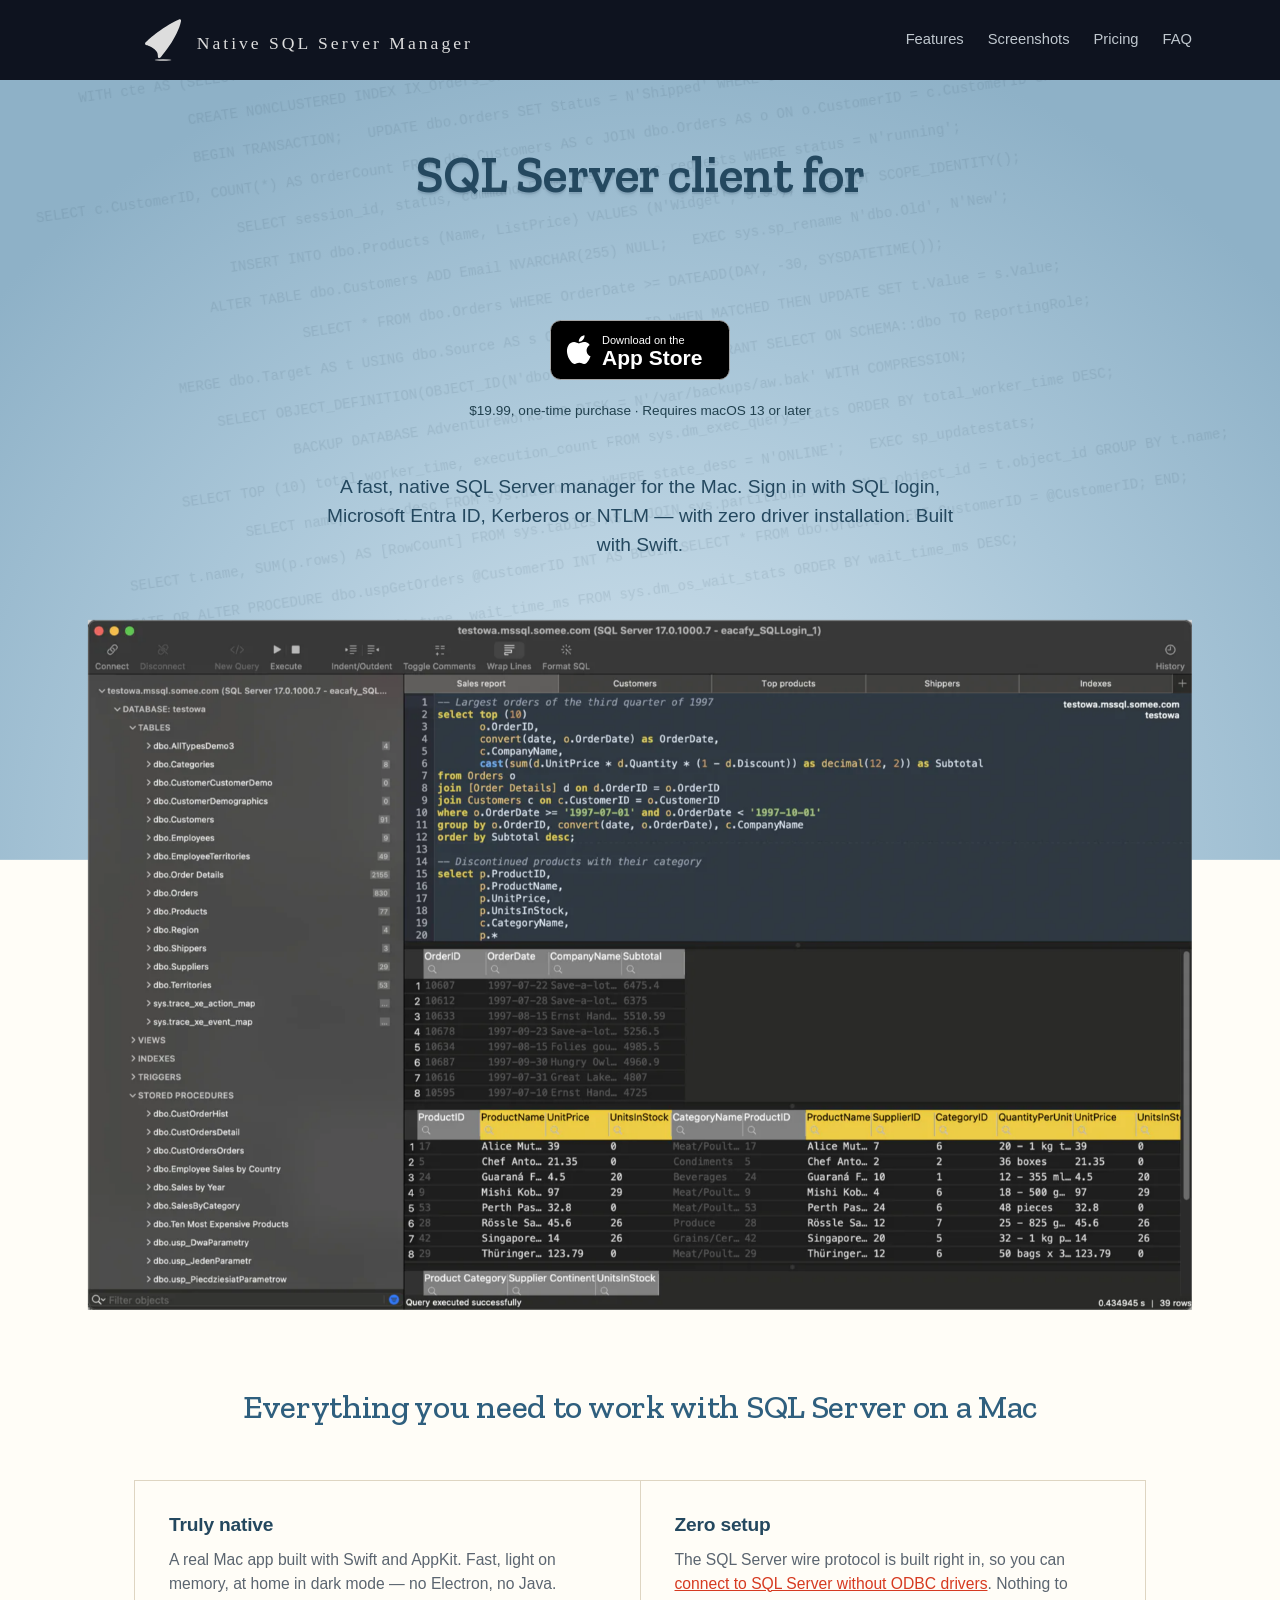
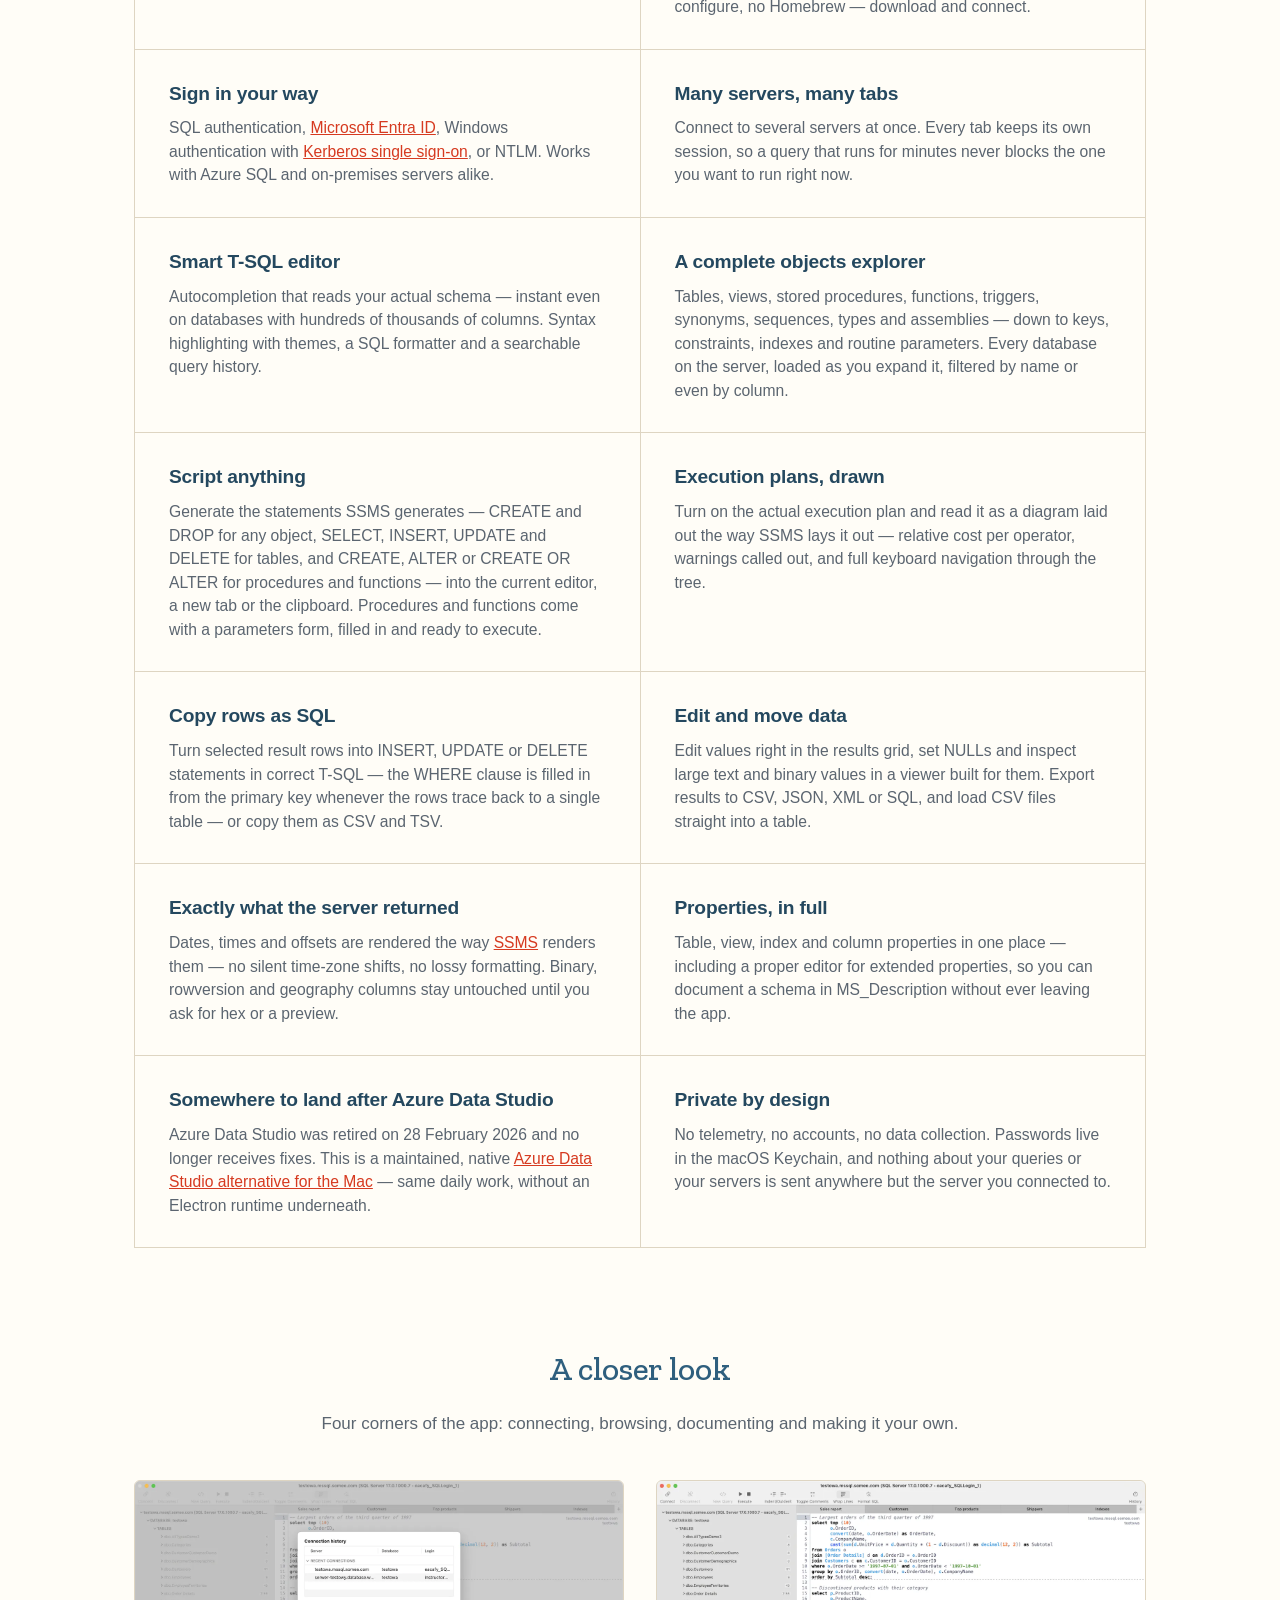
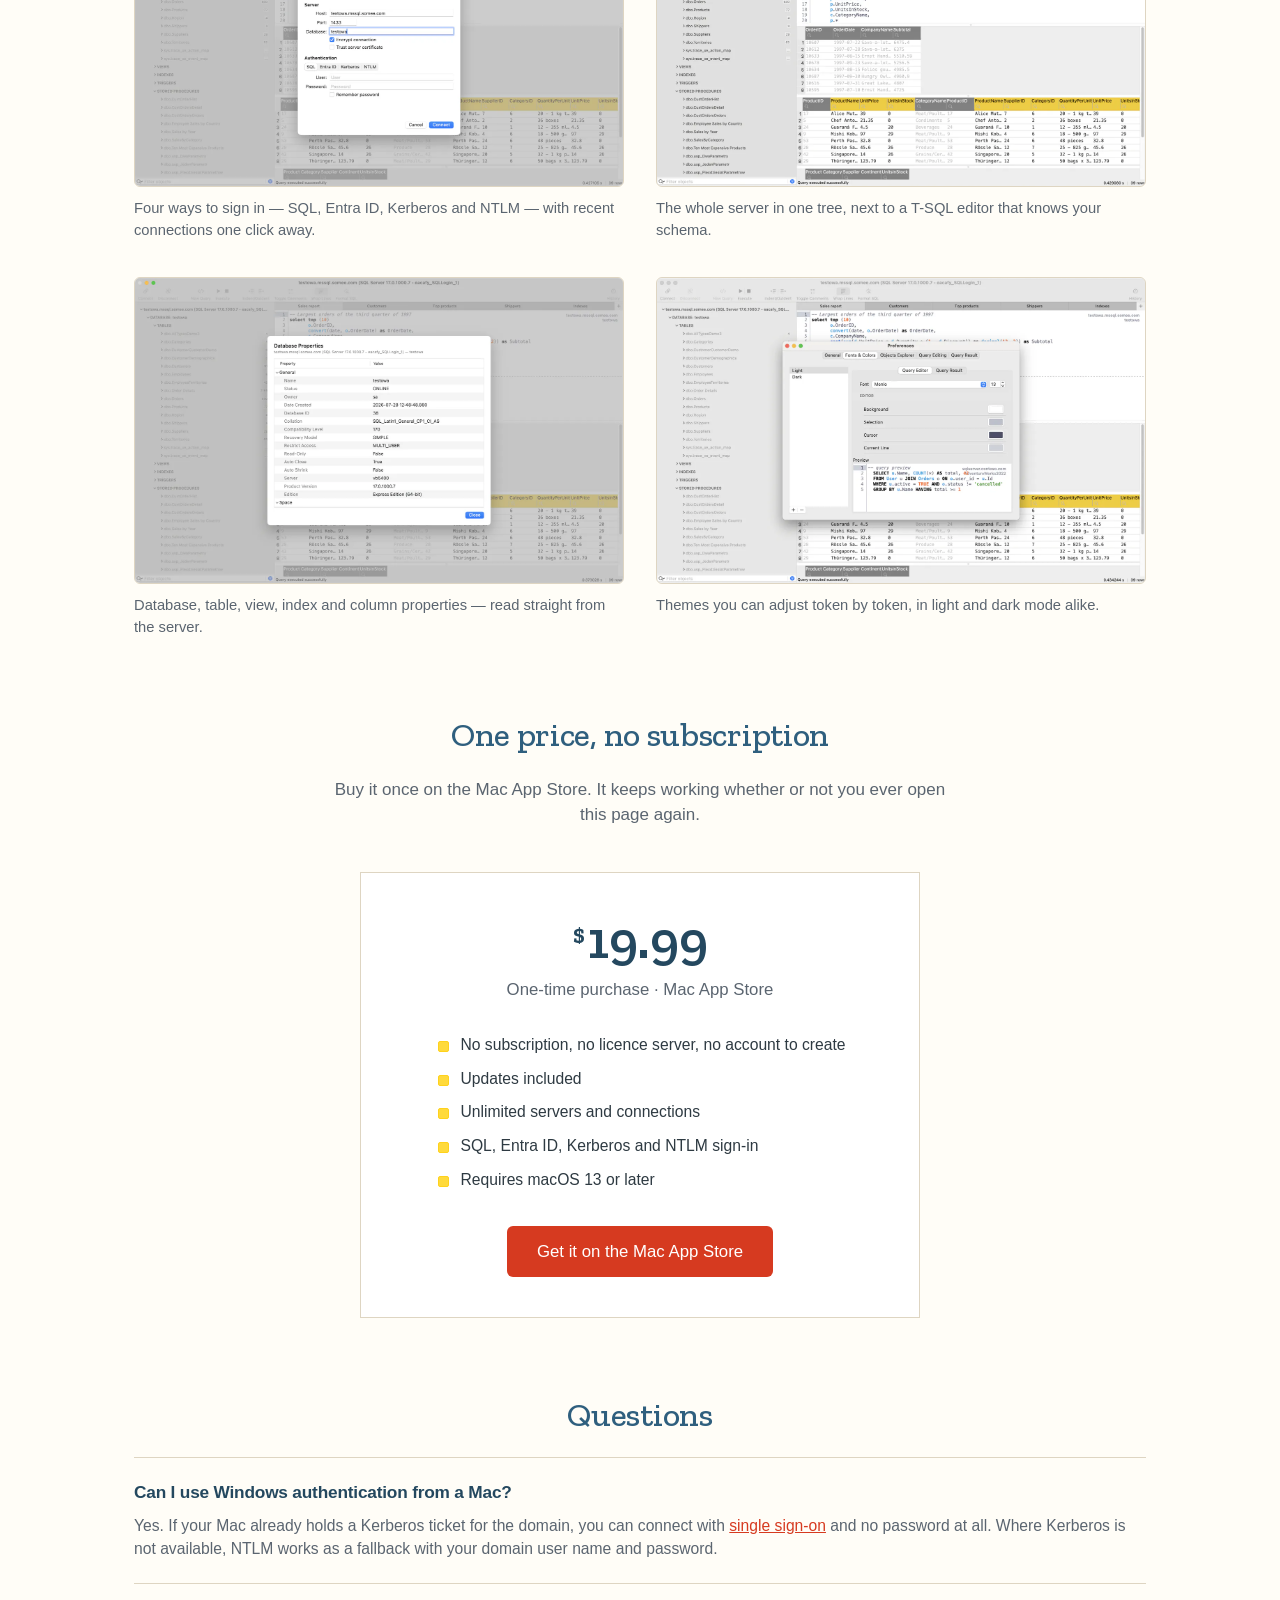
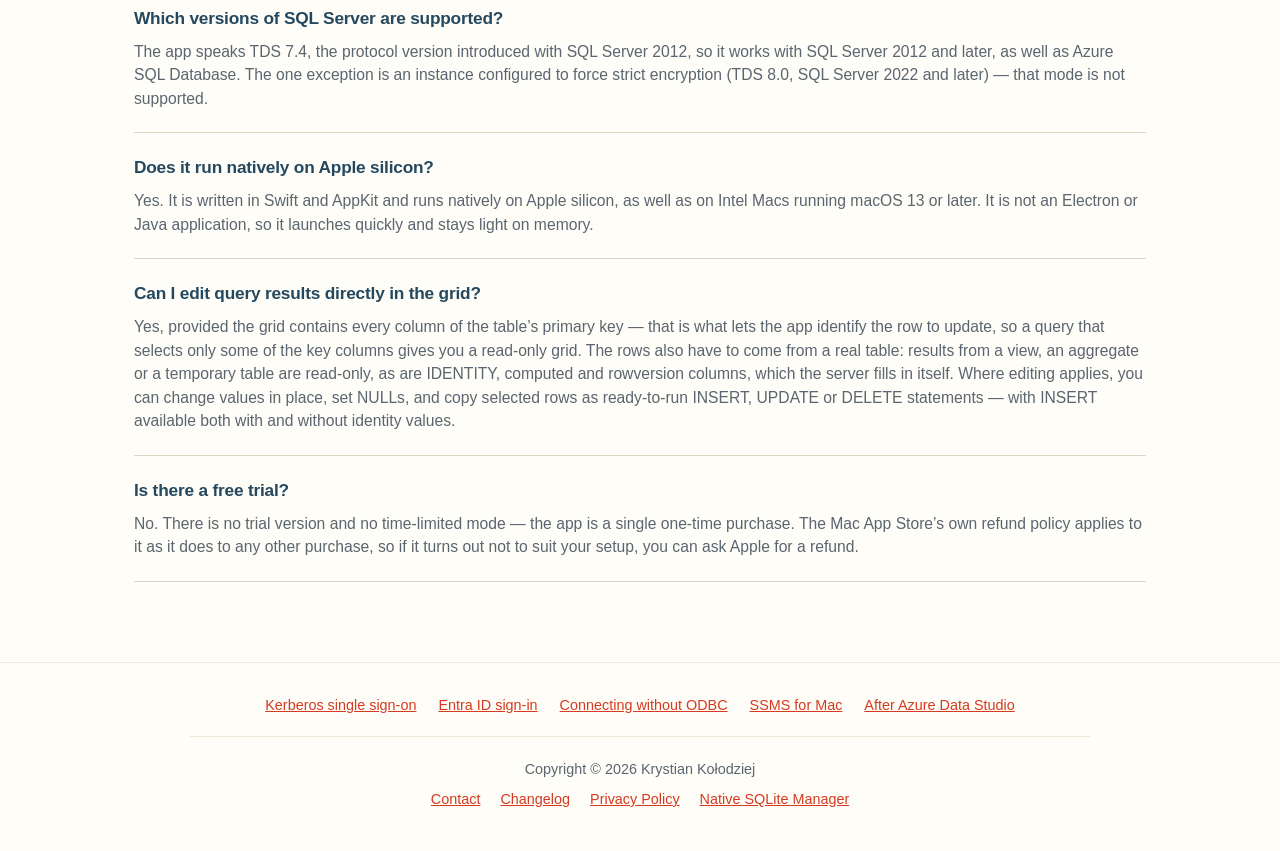
<file: index.html>
<!DOCTYPE html>
<html lang="en">
<head>
<meta charset="utf-8">
<meta name="viewport" content="width=device-width, initial-scale=1">
<title>Native SQL Server Manager — SQL Server client for macOS</title>
<meta name="description" content="Fast, native SQL Server client for macOS. SQL login, Microsoft Entra ID, Kerberos or NTLM — no drivers. T-SQL editor, objects explorer, in-grid editing, export.">
<meta name="robots" content="index, follow">
<link rel="canonical" href="https://nssm.kbksoftware.com/">
<link rel="preload" href="assets/fonts/zilla-slab-500.woff2" as="font" type="font/woff2" crossorigin>
<link rel="preload" href="assets/fonts/zilla-slab-600.woff2" as="font" type="font/woff2" crossorigin>
<link rel="stylesheet" href="assets/site.css">
<script src="assets/site.js" defer></script>
<link rel="icon" type="image/png" sizes="64x64" href="assets/favicon-64.png">
<link rel="apple-touch-icon" href="assets/apple-touch-icon.png">

<meta property="og:type" content="website">
<meta property="og:site_name" content="Native SQL Server Manager">
<meta property="og:title" content="Native SQL Server Manager — SQL Server client for macOS">
<meta property="og:description" content="A fast, native SQL Server client for the Mac. Entra ID, Kerberos and NTLM sign-in with zero driver installation, a schema-aware T-SQL editor and results you can edit. Built with Swift.">
<meta property="og:url" content="https://nssm.kbksoftware.com/">
<meta property="og:image" content="https://nssm.kbksoftware.com/assets/og-image.png">
<meta property="og:image:width" content="1200">
<meta property="og:image:height" content="630">
<meta property="og:image:alt" content="Native SQL Server Manager on macOS: objects explorer, T-SQL editor and results grid">
<meta name="twitter:card" content="summary_large_image">
<meta name="twitter:title" content="Native SQL Server Manager — SQL Server client for macOS">
<meta name="twitter:description" content="A fast, native SQL Server client for the Mac. Entra ID, Kerberos and NTLM sign-in with zero driver installation, a schema-aware T-SQL editor and results you can edit. Built with Swift.">
<meta name="twitter:image" content="https://nssm.kbksoftware.com/assets/og-image.png">

<script type="application/ld+json">
{
  "@context": "https://schema.org",
  "@type": "SoftwareApplication",
  "name": "Native SQL Server Manager",
  "operatingSystem": "macOS 13.0 or later",
  "applicationCategory": "DeveloperApplication",
  "url": "https://nssm.kbksoftware.com/",
  "image": "https://nssm.kbksoftware.com/assets/icon.png",
  "screenshot": "https://nssm.kbksoftware.com/assets/21_Main_Dark.jpg",
  "description": "A fast, native SQL Server manager for macOS. Connect with SQL login, Microsoft Entra ID, Kerberos or NTLM — no drivers to install. Schema-aware T-SQL editor, an objects explorer covering every database on the server, in-grid data editing, extended properties, and export to CSV, JSON, XML and SQL.",
  "author": {
    "@type": "Person",
    "name": "Krystian Kołodziej"
  },
  "offers": {
    "@type": "Offer",
    "price": "19.99",
    "priceCurrency": "USD",
    "availability": "https://schema.org/InStock",
    "url": "https://apps.apple.com/app/id6775192660",
    "description": "One-time purchase on the Mac App Store — no subscription"
  }
}
</script>

<script type="application/ld+json">
{
  "@context": "https://schema.org",
  "@type": "FAQPage",
  "mainEntity": [
    {
      "@type": "Question",
      "name": "Can I use Windows authentication from a Mac?",
      "acceptedAnswer": {
        "@type": "Answer",
        "text": "Yes. If your Mac already holds a Kerberos ticket for the domain, you can connect with single sign-on and no password at all. Where Kerberos is not available, NTLM works as a fallback with your domain user name and password."
      }
    },
    {
      "@type": "Question",
      "name": "Which versions of SQL Server are supported?",
      "acceptedAnswer": {
        "@type": "Answer",
        "text": "The app speaks TDS 7.4, the protocol version introduced with SQL Server 2012, so it works with SQL Server 2012 and later, as well as Azure SQL Database. The one exception is an instance configured to force strict encryption (TDS 8.0, SQL Server 2022 and later) — that mode is not supported."
      }
    },
    {
      "@type": "Question",
      "name": "Does it run natively on Apple silicon?",
      "acceptedAnswer": {
        "@type": "Answer",
        "text": "Yes. It is written in Swift and AppKit and runs natively on Apple silicon, as well as on Intel Macs running macOS 13 or later. It is not an Electron or Java application, so it launches quickly and stays light on memory."
      }
    },
    {
      "@type": "Question",
      "name": "Can I edit query results directly in the grid?",
      "acceptedAnswer": {
        "@type": "Answer",
        "text": "Yes, provided the grid contains every column of the table’s primary key — that is what lets the app identify the row to update, so a query that selects only some of the key columns gives you a read-only grid. The rows also have to come from a real table: results from a view, an aggregate or a temporary table are read-only, as are IDENTITY, computed and rowversion columns, which the server fills in itself. Where editing applies, you can change values in place, set NULLs, and copy selected rows as ready-to-run INSERT, UPDATE or DELETE statements — with INSERT available both with and without identity values."
      }
    },
    {
      "@type": "Question",
      "name": "Is there a free trial?",
      "acceptedAnswer": {
        "@type": "Answer",
        "text": "No. There is no trial version and no time-limited mode — the app is a single one-time purchase. The Mac App Store’s own refund policy applies to it as it does to any other purchase, so if it turns out not to suit your setup, you can ask Apple for a refund."
      }
    }
  ]
}
</script>
</head>
<body>

<header>
  <div class="header-inner">
    <svg class="logo-mark" viewBox="0 0 600 650" aria-label="Native SQL Server Manager App Icon">
      <ellipse class="logo-mark-shadow" cx="295" cy="635" rx="130" ry="12" />
      <path class="logo-mark-path" d="M237.977 604C234.86 604 231.697 603.358 228.764 602.073C219.642 598.036 214.141 588.584 215.195 578.674C228.58 452.551 35.2309 401.946 33.2599 401.487C25.2839 399.468 18.9581 393.274 16.8036 385.337C14.6492 377.4 16.8953 368.866 22.7168 363.039C32.2055 353.542 258.284 129.145 541.936 5.91139C549.867 2.47041 558.851 3.75502 565.544 9.12295C572.19 14.5368 575.261 23.208 573.52 31.5582C519.154 295.092 265.939 584.134 255.213 596.292C250.675 601.293 244.349 604 237.977 604Z" />
    </svg>
    <span class="logo-name">Native SQL Server Manager</span>
    <nav class="site-nav" aria-label="Main">
      <a href="#features">Features</a>
      <a href="#screenshots">Screenshots</a>
      <a href="#pricing">Pricing</a>
      <a href="#faq">FAQ</a>
    </nav>
  </div>
</header>

<main>

<section class="hero">
  <h1>
    SQL Server client for
    <!-- Tylko #word1 niesie tekst. Pozostałe warianty podaje CSS przez ::after,
         żeby H1 w DOM został jednoznaczny także po renderowaniu przez Googlebota. -->
    <span class="rotator">
      <span id="word1">macOS</span>
      <span id="word2" aria-hidden="true"></span>
      <span id="word3" class="long" aria-hidden="true"></span>
      <span id="word4" class="long" aria-hidden="true"></span>
    </span>
  </h1>

  <div class="texture" aria-hidden="true">SELECT TOP (100) name, create_date FROM sys.tables ORDER BY create_date DESC;
      EXEC sp_who2;   SELECT DB_NAME(), SUSER_SNAME(), @@VERSION;
WITH cte AS (SELECT ROW_NUMBER() OVER (ORDER BY OrderDate DESC) AS rn FROM dbo.Orders) SELECT * FROM cte WHERE rn &lt;= 10;
   CREATE NONCLUSTERED INDEX IX_Orders_OrderDate ON dbo.Orders (OrderDate DESC) INCLUDE (CustomerID);
BEGIN TRANSACTION;   UPDATE dbo.Orders SET Status = N'Shipped' WHERE OrderID = 10248;   COMMIT;
        SELECT c.CustomerID, COUNT(*) AS OrderCount FROM dbo.Customers AS c JOIN dbo.Orders AS o ON o.CustomerID = c.CustomerID GROUP BY c.CustomerID;
SELECT session_id, status, command FROM sys.dm_exec_requests WHERE status = N'running';
     INSERT INTO dbo.Products (Name, ListPrice) VALUES (N'Widget', 9.99);   SELECT SCOPE_IDENTITY();
ALTER TABLE dbo.Customers ADD Email NVARCHAR(255) NULL;   EXEC sys.sp_rename N'dbo.Old', N'New';
  SELECT * FROM dbo.Orders WHERE OrderDate &gt;= DATEADD(DAY, -30, SYSDATETIME());
MERGE dbo.Target AS t USING dbo.Source AS s ON t.ID = s.ID WHEN MATCHED THEN UPDATE SET t.Value = s.Value;
       SELECT OBJECT_DEFINITION(OBJECT_ID(N'dbo.uspGetOrders'));   GRANT SELECT ON SCHEMA::dbo TO ReportingRole;
BACKUP DATABASE AdventureWorks TO DISK = N'/var/backups/aw.bak' WITH COMPRESSION;
   SELECT TOP (10) total_worker_time, execution_count FROM sys.dm_exec_query_stats ORDER BY total_worker_time DESC;
SELECT name, state_desc FROM sys.databases WHERE state_desc = N'ONLINE';   EXEC sp_updatestats;
        SELECT t.name, SUM(p.rows) AS [RowCount] FROM sys.tables AS t JOIN sys.partitions AS p ON p.object_id = t.object_id GROUP BY t.name;
CREATE OR ALTER PROCEDURE dbo.uspGetOrders @CustomerID INT AS BEGIN SELECT * FROM dbo.Orders WHERE CustomerID = @CustomerID; END;
   SELECT wait_type, wait_time_ms FROM sys.dm_os_wait_stats ORDER BY wait_time_ms DESC;</div>

  <a class="appstore-badge" href="https://apps.apple.com/app/id6775192660" aria-label="Download Native SQL Server Manager on the App Store">
    <svg width="180" height="60" viewBox="0 0 180 60" role="img" aria-hidden="true">
      <rect x="0.5" y="0.5" width="179" height="59" rx="10" fill="#000" stroke="#a6a6a6"/>
      <path d="M36.6 30.4c0-3.6 3-5.4 3.1-5.5-1.7-2.5-4.3-2.8-5.3-2.8-2.2-.2-4.4 1.3-5.5 1.3-1.1 0-2.9-1.3-4.8-1.3-2.4 0-4.7 1.4-5.9 3.6-2.6 4.4-.7 11 1.8 14.6 1.2 1.8 2.7 3.8 4.6 3.7 1.8-.1 2.5-1.2 4.7-1.2s2.8 1.2 4.8 1.2c2 0 3.2-1.8 4.4-3.6 1.4-2 2-4 2-4.1-.1-.1-3.9-1.5-3.9-5.9zM33 19.8c1-1.2 1.7-2.9 1.5-4.6-1.4.1-3.2 1-4.2 2.2-.9 1.1-1.7 2.8-1.5 4.4 1.6.2 3.2-.8 4.2-2z" fill="#fff"/>
      <text x="52" y="24" fill="#fff" font-family="-apple-system, BlinkMacSystemFont, Helvetica, Arial, sans-serif" font-size="11">Download on the</text>
      <text x="52" y="45" fill="#fff" font-family="-apple-system, BlinkMacSystemFont, Helvetica, Arial, sans-serif" font-size="21" font-weight="600">App Store</text>
    </svg>
  </a>
  <p class="requires">$19.99, one-time purchase · Requires macOS 13 or later</p>

  <p class="intro">
    A fast, native SQL Server manager for the Mac. Sign in with SQL login, Microsoft Entra&nbsp;ID,
    Kerberos or NTLM — with zero driver installation. Built with Swift.
  </p>
</section>

<section class="preview" aria-label="Application preview">
  <a class="zoom" href="assets/21_Main_Dark_full.webp">
    <picture>
      <source srcset="assets/21_Main_Dark.webp" type="image/webp">
      <img src="assets/21_Main_Dark.jpg" alt="Native SQL Server Manager in dark mode: objects explorer on the left, a T-SQL editor with two queries, and results grids below" width="1600" height="1000" fetchpriority="high" decoding="async">
    </picture>
  </a>
</section>

<section class="features" id="features">
  <h2>Everything you need to work with SQL Server on a Mac</h2>
  <div class="grid">

    <div class="card">
      <h3>Truly native</h3>
      <p>A real Mac app built with Swift and AppKit. Fast, light on memory, at home in dark mode — no Electron, no Java.</p>
    </div>

    <div class="card">
      <h3>Zero setup</h3>
      <p>The SQL Server wire protocol is built right in, so you can <a href="/connect-without-odbc/">connect to SQL Server without ODBC drivers</a>. Nothing to configure, no Homebrew — download and connect.</p>
    </div>

    <div class="card">
      <h3>Sign in your way</h3>
      <p>SQL authentication, <a href="/entra-id-sql-server-mac/">Microsoft Entra&nbsp;ID</a>, Windows authentication with <a href="/windows-authentication-kerberos/">Kerberos single sign-on</a>, or NTLM. Works with Azure SQL and on-premises servers alike.</p>
    </div>

    <div class="card">
      <h3>Many servers, many tabs</h3>
      <p>Connect to several servers at once. Every tab keeps its own session, so a query that runs for minutes never blocks the one you want to run right now.</p>
    </div>

    <div class="card">
      <h3>Smart T-SQL editor</h3>
      <p>Autocompletion that reads your actual schema — instant even on databases with hundreds of thousands of columns. Syntax highlighting with themes, a SQL formatter and a searchable query history.</p>
    </div>

    <div class="card">
      <h3>A complete objects explorer</h3>
      <p>Tables, views, stored procedures, functions, triggers, synonyms, sequences, types and assemblies — down to keys, constraints, indexes and routine parameters. Every database on the server, loaded as you expand it, filtered by name or even by column.</p>
    </div>

    <div class="card">
      <h3>Script anything</h3>
      <p>Generate the statements SSMS generates — CREATE and DROP for any object, SELECT, INSERT, UPDATE and DELETE for tables, and CREATE, ALTER or CREATE OR ALTER for procedures and functions — into the current editor, a new tab or the clipboard. Procedures and functions come with a parameters form, filled in and ready to execute.</p>
    </div>

    <div class="card">
      <h3>Execution plans, drawn</h3>
      <p>Turn on the actual execution plan and read it as a diagram laid out the way SSMS lays it out — relative cost per operator, warnings called out, and full keyboard navigation through the tree.</p>
    </div>

    <div class="card">
      <h3>Copy rows as SQL</h3>
      <p>Turn selected result rows into INSERT, UPDATE or DELETE statements in correct T-SQL — the WHERE clause is filled in from the primary key whenever the rows trace back to a single table — or copy them as CSV and TSV.</p>
    </div>

    <div class="card">
      <h3>Edit and move data</h3>
      <p>Edit values right in the results grid, set NULLs and inspect large text and binary values in a viewer built for them. Export results to CSV, JSON, XML or SQL, and load CSV files straight into a table.</p>
    </div>

    <div class="card">
      <h3>Exactly what the server returned</h3>
      <p>Dates, times and offsets are rendered the way <a href="/ssms-for-mac/">SSMS</a> renders them — no silent time-zone shifts, no lossy formatting. Binary, rowversion and geography columns stay untouched until you ask for hex or a preview.</p>
    </div>

    <div class="card">
      <h3>Properties, in full</h3>
      <p>Table, view, index and column properties in one place — including a proper editor for extended properties, so you can document a schema in MS_Description without ever leaving the app.</p>
    </div>

    <div class="card">
      <h3>Somewhere to land after Azure Data Studio</h3>
      <p>Azure Data Studio was retired on 28 February 2026 and no longer receives fixes. This is a maintained, native <a href="/azure-data-studio-alternative-mac/">Azure Data Studio alternative for the Mac</a> — same daily work, without an Electron runtime underneath.</p>
    </div>

    <div class="card">
      <h3>Private by design</h3>
      <p>No telemetry, no accounts, no data collection. Passwords live in the macOS Keychain, and nothing about your queries or your servers is sent anywhere but the server you connected to.</p>
    </div>

  </div>
</section>

<section class="section" id="screenshots">
  <h2>A closer look</h2>
  <p class="lede">Four corners of the app: connecting, browsing, documenting and making it your own.</p>
  <div class="gallery">

    <figure>
      <a class="zoom" href="assets/02_ConnectSQLAuthentication_Light_full.webp">
        <picture>
          <source srcset="assets/02_ConnectSQLAuthentication_Light.webp" type="image/webp">
          <img src="assets/02_ConnectSQLAuthentication_Light.jpg" alt="Connection dialog with host, port and database fields above an authentication picker offering SQL, Entra ID, Kerberos and NTLM" width="1400" height="875" loading="lazy" decoding="async">
        </picture>
      </a>
      <figcaption>Four ways to sign in — SQL, Entra&nbsp;ID, Kerberos and NTLM — with recent connections one click away.</figcaption>
    </figure>

    <figure>
      <a class="zoom" href="assets/01_Main_Light_full.webp">
        <picture>
          <source srcset="assets/01_Main_Light.webp" type="image/webp">
          <img src="assets/01_Main_Light.jpg" alt="Main window in light mode with the objects explorer expanded over tables and stored procedures, a T-SQL editor and results grids" width="1400" height="875" loading="lazy" decoding="async">
        </picture>
      </a>
      <figcaption>The whole server in one tree, next to a T-SQL editor that knows your schema.</figcaption>
    </figure>

    <figure>
      <a class="zoom" href="assets/04_DatabaseProperties_Light_full.webp">
        <picture>
          <source srcset="assets/04_DatabaseProperties_Light.webp" type="image/webp">
          <img src="assets/04_DatabaseProperties_Light.jpg" alt="Database properties window listing server-reported settings for the selected database" width="1400" height="875" loading="lazy" decoding="async">
        </picture>
      </a>
      <figcaption>Database, table, view, index and column properties — read straight from the server.</figcaption>
    </figure>

    <figure>
      <a class="zoom" href="assets/07_PreferencesFontsAndColors_Light_full.webp">
        <picture>
          <source srcset="assets/07_PreferencesFontsAndColors_Light.webp" type="image/webp">
          <img src="assets/07_PreferencesFontsAndColors_Light.jpg" alt="Fonts and colors preferences showing syntax tokens and a live preview of the T-SQL editor theme" width="1400" height="875" loading="lazy" decoding="async">
        </picture>
      </a>
      <figcaption>Themes you can adjust token by token, in light and dark mode alike.</figcaption>
    </figure>

  </div>
</section>

<section class="section pricing" id="pricing">
  <h2>One price, no subscription</h2>
  <p class="lede">Buy it once on the Mac App Store. It keeps working whether or not you ever open this page again.</p>
  <div class="price-card">
    <div class="amount"><span class="currency">$</span>19.99</div>
    <p class="terms">One-time purchase · Mac App Store</p>
    <ul>
      <li>No subscription, no licence server, no account to create</li>
      <li>Updates included</li>
      <li>Unlimited servers and connections</li>
      <li>SQL, Entra&nbsp;ID, Kerberos and NTLM sign-in</li>
      <li>Requires macOS 13 or later</li>
    </ul>
    <div>
      <a class="buy-button" href="https://apps.apple.com/app/id6775192660">Get it on the Mac App Store</a>
    </div>
  </div>
</section>

<section class="section faq" id="faq">
  <h2>Questions</h2>

  <div class="qa">
    <h3>Can I use Windows authentication from a Mac?</h3>
    <p>Yes. If your Mac already holds a Kerberos ticket for the domain, you can connect with <a href="/windows-authentication-kerberos/">single sign-on</a> and no password at all. Where Kerberos is not available, NTLM works as a fallback with your domain user name and password.</p>
  </div>

  <div class="qa">
    <h3>Which versions of SQL Server are supported?</h3>
    <p>The app speaks TDS 7.4, the protocol version introduced with SQL Server 2012, so it works with SQL Server 2012 and later, as well as Azure SQL Database. The one exception is an instance configured to force strict encryption (TDS 8.0, SQL Server 2022 and later) — that mode is not supported.</p>
  </div>

  <div class="qa">
    <h3>Does it run natively on Apple silicon?</h3>
    <p>Yes. It is written in Swift and AppKit and runs natively on Apple silicon, as well as on Intel Macs running macOS 13 or later. It is not an Electron or Java application, so it launches quickly and stays light on memory.</p>
  </div>

  <div class="qa">
    <h3>Can I edit query results directly in the grid?</h3>
    <p>Yes, provided the grid contains every column of the table’s primary key — that is what lets the app identify the row to update, so a query that selects only some of the key columns gives you a read-only grid. The rows also have to come from a real table: results from a view, an aggregate or a temporary table are read-only, as are IDENTITY, computed and rowversion columns, which the server fills in itself. Where editing applies, you can change values in place, set NULLs, and copy selected rows as ready-to-run INSERT, UPDATE or DELETE statements — with INSERT available both with and without identity values.</p>
  </div>

  <div class="qa">
    <h3>Is there a free trial?</h3>
    <p>No. There is no trial version and no time-limited mode — the app is a single one-time purchase. The Mac App Store’s own refund policy applies to it as it does to any other purchase, so if it turns out not to suit your setup, you can ask Apple for a refund.</p>
  </div>

</section>

</main>

<footer>
  <nav class="footer-guides" aria-label="Guides">
    <a href="/windows-authentication-kerberos/">Kerberos single sign-on</a>
    <a href="/entra-id-sql-server-mac/">Entra ID sign-in</a>
    <a href="/connect-without-odbc/">Connecting without ODBC</a>
    <a href="/ssms-for-mac/">SSMS for Mac</a>
    <a href="/azure-data-studio-alternative-mac/">After Azure Data Studio</a>
  </nav>
  <div>Copyright © 2026 Krystian Kołodziej</div>
  <nav aria-label="Secondary">
    <a href="mailto:krystiankolodziej@gmail.com?Subject=Native%20SQL%20Server%20Manager">Contact</a>
    <a href="/changelog/">Changelog</a>
    <a href="privacy-policy.html">Privacy Policy</a>
    <a href="https://nsm.kbksoftware.com">Native SQLite Manager</a>
  </nav>
</footer>


</body>
</html>
</file>
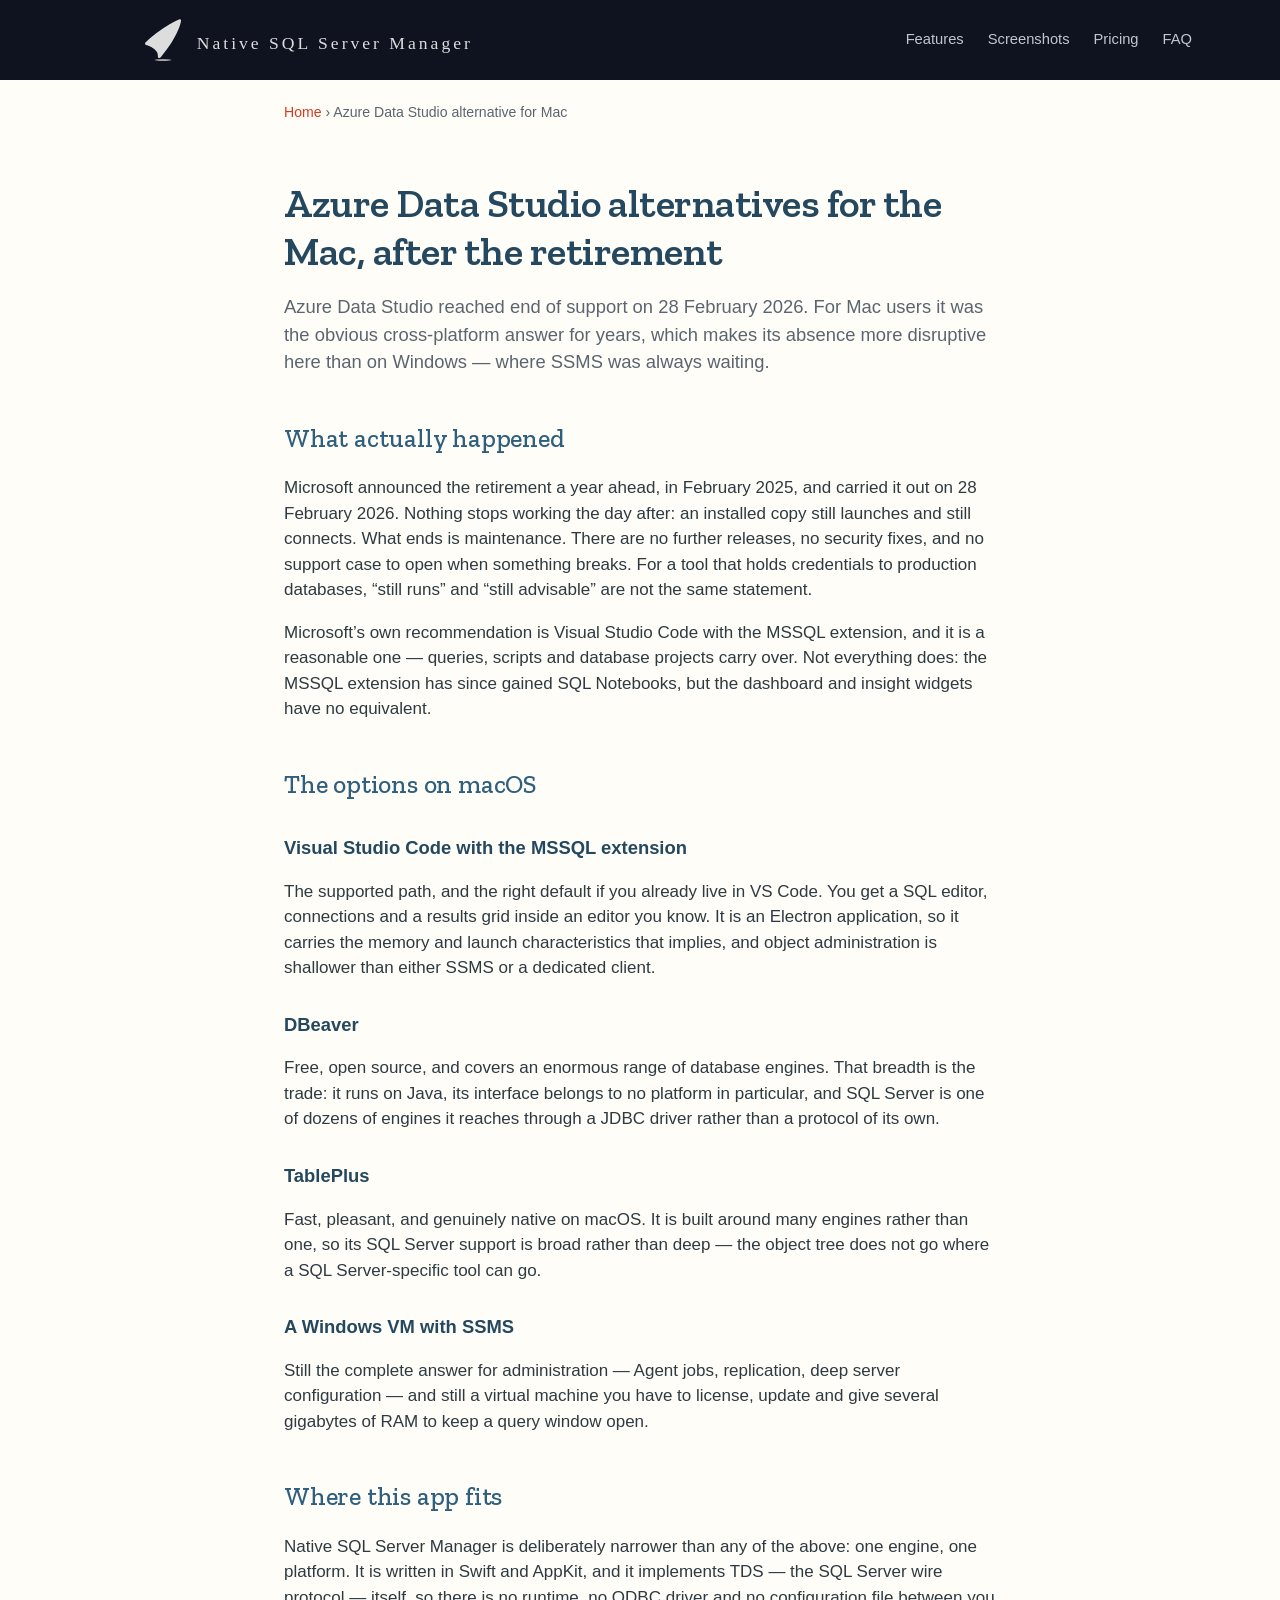
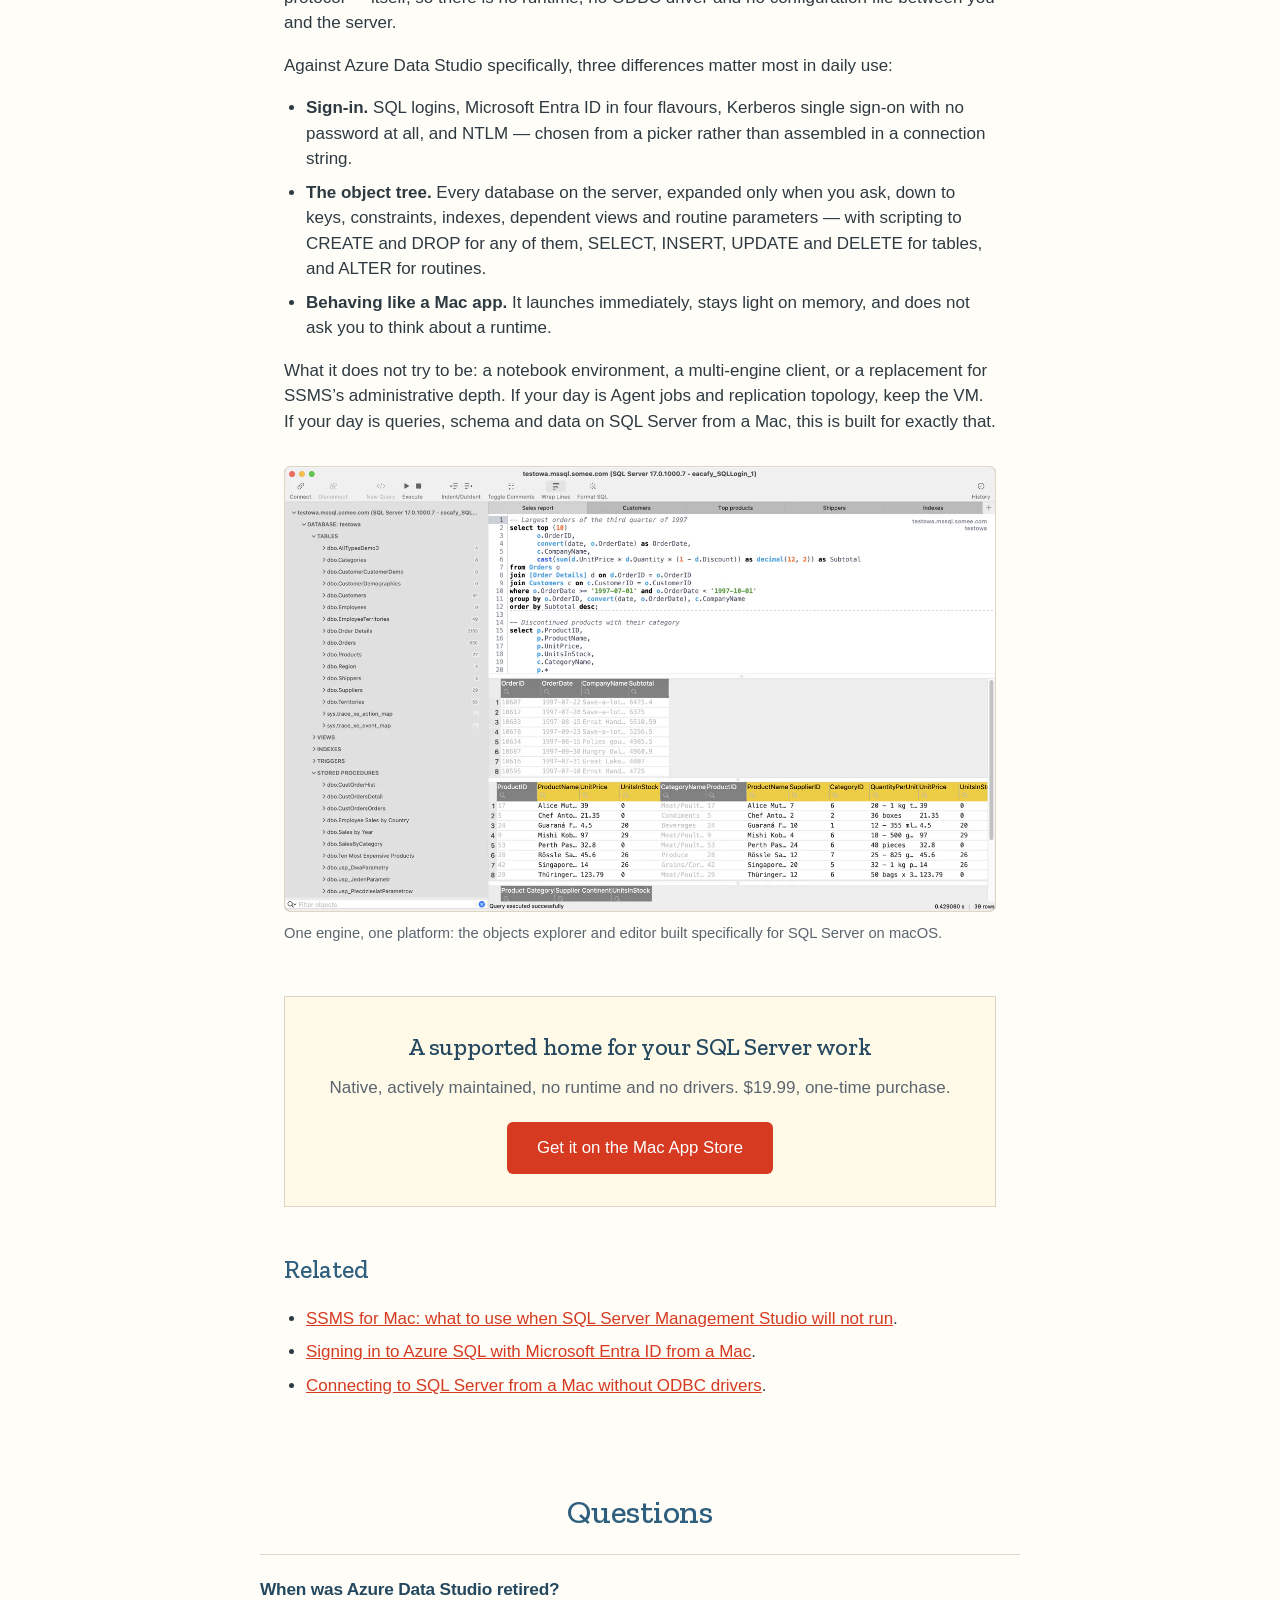
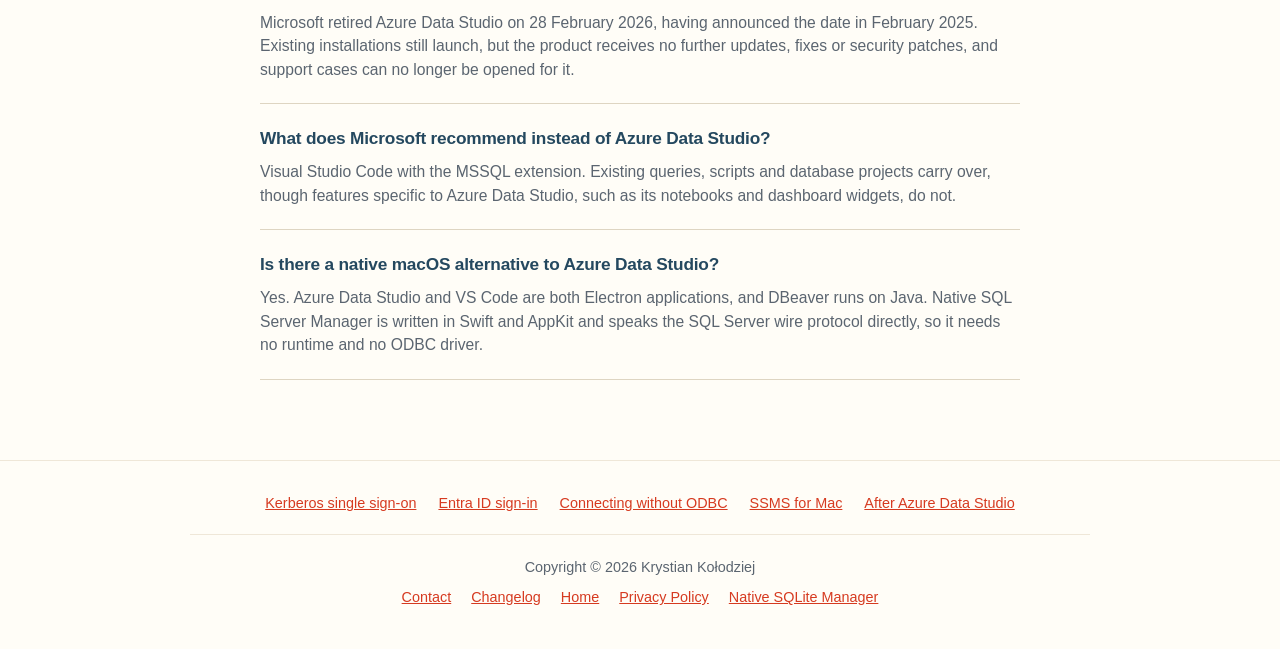
<file: azure-data-studio-alternative-mac/index.html>
<!DOCTYPE html>
<html lang="en">
<head>
<meta charset="utf-8">
<meta name="viewport" content="width=device-width, initial-scale=1">
<title>Azure Data Studio alternative for Mac — after the retirement</title>
<meta name="description" content="Azure Data Studio was retired on 28 February 2026. What replaces it on macOS — VS Code with the MSSQL extension, DBeaver, TablePlus, or a native TDS client.">
<meta name="robots" content="index, follow">
<link rel="canonical" href="https://nssm.kbksoftware.com/azure-data-studio-alternative-mac/">
<link rel="preload" href="../assets/fonts/zilla-slab-500.woff2" as="font" type="font/woff2" crossorigin>
<link rel="preload" href="../assets/fonts/zilla-slab-600.woff2" as="font" type="font/woff2" crossorigin>
<link rel="stylesheet" href="../assets/site.css">
<script src="../assets/site.js" defer></script>
<link rel="icon" type="image/png" sizes="64x64" href="../assets/favicon-64.png">
<link rel="apple-touch-icon" href="../assets/apple-touch-icon.png">

<meta property="og:type" content="article">
<meta property="og:site_name" content="Native SQL Server Manager">
<meta property="og:title" content="Azure Data Studio alternative for Mac — what to use after the retirement">
<meta property="og:description" content="ADS reached end of support on 28 February 2026. An honest look at what replaces it on macOS.">
<meta property="og:url" content="https://nssm.kbksoftware.com/azure-data-studio-alternative-mac/">
<meta property="og:image" content="https://nssm.kbksoftware.com/assets/og-image.png">
<meta property="og:image:width" content="1200">
<meta property="og:image:height" content="630">
<meta property="og:image:alt" content="Native SQL Server Manager on macOS: objects explorer, T-SQL editor and results grid">
<meta name="twitter:card" content="summary_large_image">
<meta name="twitter:title" content="Azure Data Studio alternative for Mac">
<meta name="twitter:description" content="ADS reached end of support on 28 February 2026. An honest look at what replaces it on macOS.">
<meta name="twitter:image" content="https://nssm.kbksoftware.com/assets/og-image.png">

<script type="application/ld+json">
{
  "@context": "https://schema.org",
  "@type": "BreadcrumbList",
  "itemListElement": [
    { "@type": "ListItem", "position": 1, "name": "Home", "item": "https://nssm.kbksoftware.com/" },
    { "@type": "ListItem", "position": 2, "name": "Azure Data Studio alternative for Mac", "item": "https://nssm.kbksoftware.com/azure-data-studio-alternative-mac/" }
  ]
}
</script>

<script type="application/ld+json">
{
  "@context": "https://schema.org",
  "@type": "FAQPage",
  "mainEntity": [
    {
      "@type": "Question",
      "name": "When was Azure Data Studio retired?",
      "acceptedAnswer": {
        "@type": "Answer",
        "text": "Microsoft retired Azure Data Studio on 28 February 2026, having announced the date in February 2025. Existing installations still launch, but the product receives no further updates, fixes or security patches, and support cases can no longer be opened for it."
      }
    },
    {
      "@type": "Question",
      "name": "What does Microsoft recommend instead of Azure Data Studio?",
      "acceptedAnswer": {
        "@type": "Answer",
        "text": "Visual Studio Code with the MSSQL extension. Existing queries, scripts and database projects carry over, though features specific to Azure Data Studio, such as its notebooks and dashboard widgets, do not."
      }
    },
    {
      "@type": "Question",
      "name": "Is there a native macOS alternative to Azure Data Studio?",
      "acceptedAnswer": {
        "@type": "Answer",
        "text": "Yes. Azure Data Studio and VS Code are both Electron applications, and DBeaver runs on Java. Native SQL Server Manager is written in Swift and AppKit and speaks the SQL Server wire protocol directly, so it needs no runtime and no ODBC driver."
      }
    }
  ]
}
</script>
</head>
<body>

<header>
  <div class="header-inner">
    <a class="logo-link" href="/">
      <svg class="logo-mark" viewBox="0 0 600 650" aria-hidden="true">
        <ellipse class="logo-mark-shadow" cx="295" cy="635" rx="130" ry="12" />
        <path class="logo-mark-path" d="M237.977 604C234.86 604 231.697 603.358 228.764 602.073C219.642 598.036 214.141 588.584 215.195 578.674C228.58 452.551 35.2309 401.946 33.2599 401.487C25.2839 399.468 18.9581 393.274 16.8036 385.337C14.6492 377.4 16.8953 368.866 22.7168 363.039C32.2055 353.542 258.284 129.145 541.936 5.91139C549.867 2.47041 558.851 3.75502 565.544 9.12295C572.19 14.5368 575.261 23.208 573.52 31.5582C519.154 295.092 265.939 584.134 255.213 596.292C250.675 601.293 244.349 604 237.977 604Z" />
      </svg>
      <span class="logo-name">Native SQL Server Manager</span>
    </a>
    <nav class="site-nav" aria-label="Main">
      <a href="/#features">Features</a>
      <a href="/#screenshots">Screenshots</a>
      <a href="/#pricing">Pricing</a>
      <a href="/#faq">FAQ</a>
    </nav>
  </div>
</header>

<p class="breadcrumb"><a href="/">Home</a> › Azure Data Studio alternative for Mac</p>

<main class="article">
  <h1>Azure Data Studio alternatives for the Mac, after the retirement</h1>
  <p class="standfirst">
    Azure Data Studio reached end of support on 28 February 2026. For Mac users it was the obvious
    cross-platform answer for years, which makes its absence more disruptive here than on Windows —
    where SSMS was always waiting.
  </p>

  <h2>What actually happened</h2>
  <p>
    Microsoft announced the retirement a year ahead, in February 2025, and carried it out on
    28 February 2026. Nothing stops working the day after: an installed copy still launches and still
    connects. What ends is maintenance. There are no further releases, no security fixes, and no
    support case to open when something breaks. For a tool that holds credentials to production
    databases, “still runs” and “still advisable” are not the same statement.
  </p>
  <p>
    Microsoft’s own recommendation is Visual Studio Code with the MSSQL extension, and it is a
    reasonable one — queries, scripts and database projects carry over. Not everything does: the
    MSSQL extension has since gained SQL Notebooks, but the dashboard and insight widgets have no
    equivalent.
  </p>

  <h2>The options on macOS</h2>

  <h3>Visual Studio Code with the MSSQL extension</h3>
  <p>
    The supported path, and the right default if you already live in VS Code. You get a SQL editor,
    connections and a results grid inside an editor you know. It is an Electron application, so it
    carries the memory and launch characteristics that implies, and object administration is
    shallower than either SSMS or a dedicated client.
  </p>

  <h3>DBeaver</h3>
  <p>
    Free, open source, and covers an enormous range of database engines. That breadth is the trade:
    it runs on Java, its interface belongs to no platform in particular, and SQL Server is one of
    dozens of engines it reaches through a JDBC driver rather than a protocol of its own.
  </p>

  <h3>TablePlus</h3>
  <p>
    Fast, pleasant, and genuinely native on macOS. It is built around many engines rather than one,
    so its SQL Server support is broad rather than deep — the object tree does not go where a
    SQL Server-specific tool can go.
  </p>

  <h3>A Windows VM with SSMS</h3>
  <p>
    Still the complete answer for administration — Agent jobs, replication, deep server
    configuration — and still a virtual machine you have to license, update and give several
    gigabytes of RAM to keep a query window open.
  </p>

  <h2>Where this app fits</h2>
  <p>
    Native SQL Server Manager is deliberately narrower than any of the above: one engine, one
    platform. It is written in Swift and AppKit, and it implements TDS — the SQL Server wire protocol
    — itself, so there is no runtime, no ODBC driver and no configuration file between you and the
    server.
  </p>
  <p>
    Against Azure Data Studio specifically, three differences matter most in daily use:
  </p>
  <ul>
    <li>
      <strong>Sign-in.</strong> SQL logins, Microsoft Entra&nbsp;ID in four flavours, Kerberos single
      sign-on with no password at all, and NTLM — chosen from a picker rather than assembled in a
      connection string.
    </li>
    <li>
      <strong>The object tree.</strong> Every database on the server, expanded only when you ask, down
      to keys, constraints, indexes, dependent views and routine parameters — with scripting to
      CREATE and DROP for any of them, SELECT, INSERT, UPDATE and DELETE for tables, and ALTER for
      routines.
    </li>
    <li>
      <strong>Behaving like a Mac app.</strong> It launches immediately, stays light on memory, and
      does not ask you to think about a runtime.
    </li>
  </ul>
  <p>
    What it does not try to be: a notebook environment, a multi-engine client, or a replacement for
    SSMS’s administrative depth. If your day is Agent jobs and replication topology, keep the VM.
    If your day is queries, schema and data on SQL Server from a Mac, this is built for exactly that.
  </p>

  <figure>
    <a class="zoom" href="../assets/01_Main_Light_full.webp">
      <picture>
        <source srcset="../assets/01_Main_Light.webp" type="image/webp">
        <img src="../assets/01_Main_Light.jpg" alt="Main window in light mode with the objects explorer expanded over tables and stored procedures, a T-SQL editor and results grids" width="1400" height="875" loading="lazy" decoding="async">
      </picture>
    </a>
    <figcaption>One engine, one platform: the objects explorer and editor built specifically for SQL Server on macOS.</figcaption>
  </figure>
  <div class="cta-band">
    <h2>A supported home for your SQL Server work</h2>
    <p>Native, actively maintained, no runtime and no drivers. $19.99, one-time purchase.</p>
    <a class="buy-button" href="https://apps.apple.com/app/id6775192660">Get it on the Mac App Store</a>
  </div>

  <h2>Related</h2>
  <ul>
    <li><a href="/ssms-for-mac/">SSMS for Mac: what to use when SQL Server Management Studio will not run</a>.</li>
    <li><a href="/entra-id-sql-server-mac/">Signing in to Azure SQL with Microsoft Entra ID from a Mac</a>.</li>
    <li><a href="/connect-without-odbc/">Connecting to SQL Server from a Mac without ODBC drivers</a>.</li>
  </ul>
</main>

<section class="section faq narrow">
  <h2>Questions</h2>

  <div class="qa">
    <h3>When was Azure Data Studio retired?</h3>
    <p>Microsoft retired Azure Data Studio on 28 February 2026, having announced the date in February 2025. Existing installations still launch, but the product receives no further updates, fixes or security patches, and support cases can no longer be opened for it.</p>
  </div>

  <div class="qa">
    <h3>What does Microsoft recommend instead of Azure Data Studio?</h3>
    <p>Visual Studio Code with the MSSQL extension. Existing queries, scripts and database projects carry over, though features specific to Azure Data Studio, such as its notebooks and dashboard widgets, do not.</p>
  </div>

  <div class="qa">
    <h3>Is there a native macOS alternative to Azure Data Studio?</h3>
    <p>Yes. Azure Data Studio and VS Code are both Electron applications, and DBeaver runs on Java. Native SQL Server Manager is written in Swift and AppKit and speaks the SQL Server wire protocol directly, so it needs no runtime and no ODBC driver.</p>
  </div>

</section>


<footer>
  <nav class="footer-guides" aria-label="Guides">
    <a href="/windows-authentication-kerberos/">Kerberos single sign-on</a>
    <a href="/entra-id-sql-server-mac/">Entra ID sign-in</a>
    <a href="/connect-without-odbc/">Connecting without ODBC</a>
    <a href="/ssms-for-mac/">SSMS for Mac</a>
    <a href="/azure-data-studio-alternative-mac/">After Azure Data Studio</a>
  </nav>
  <div>Copyright © 2026 Krystian Kołodziej</div>
  <nav aria-label="Secondary">
    <a href="mailto:krystiankolodziej@gmail.com?Subject=Native%20SQL%20Server%20Manager">Contact</a>
    <a href="/changelog/">Changelog</a>
    <a href="/">Home</a>
    <a href="/privacy-policy.html">Privacy Policy</a>
    <a href="https://nsm.kbksoftware.com">Native SQLite Manager</a>
  </nav>
</footer>

</body>
</html>
</file>
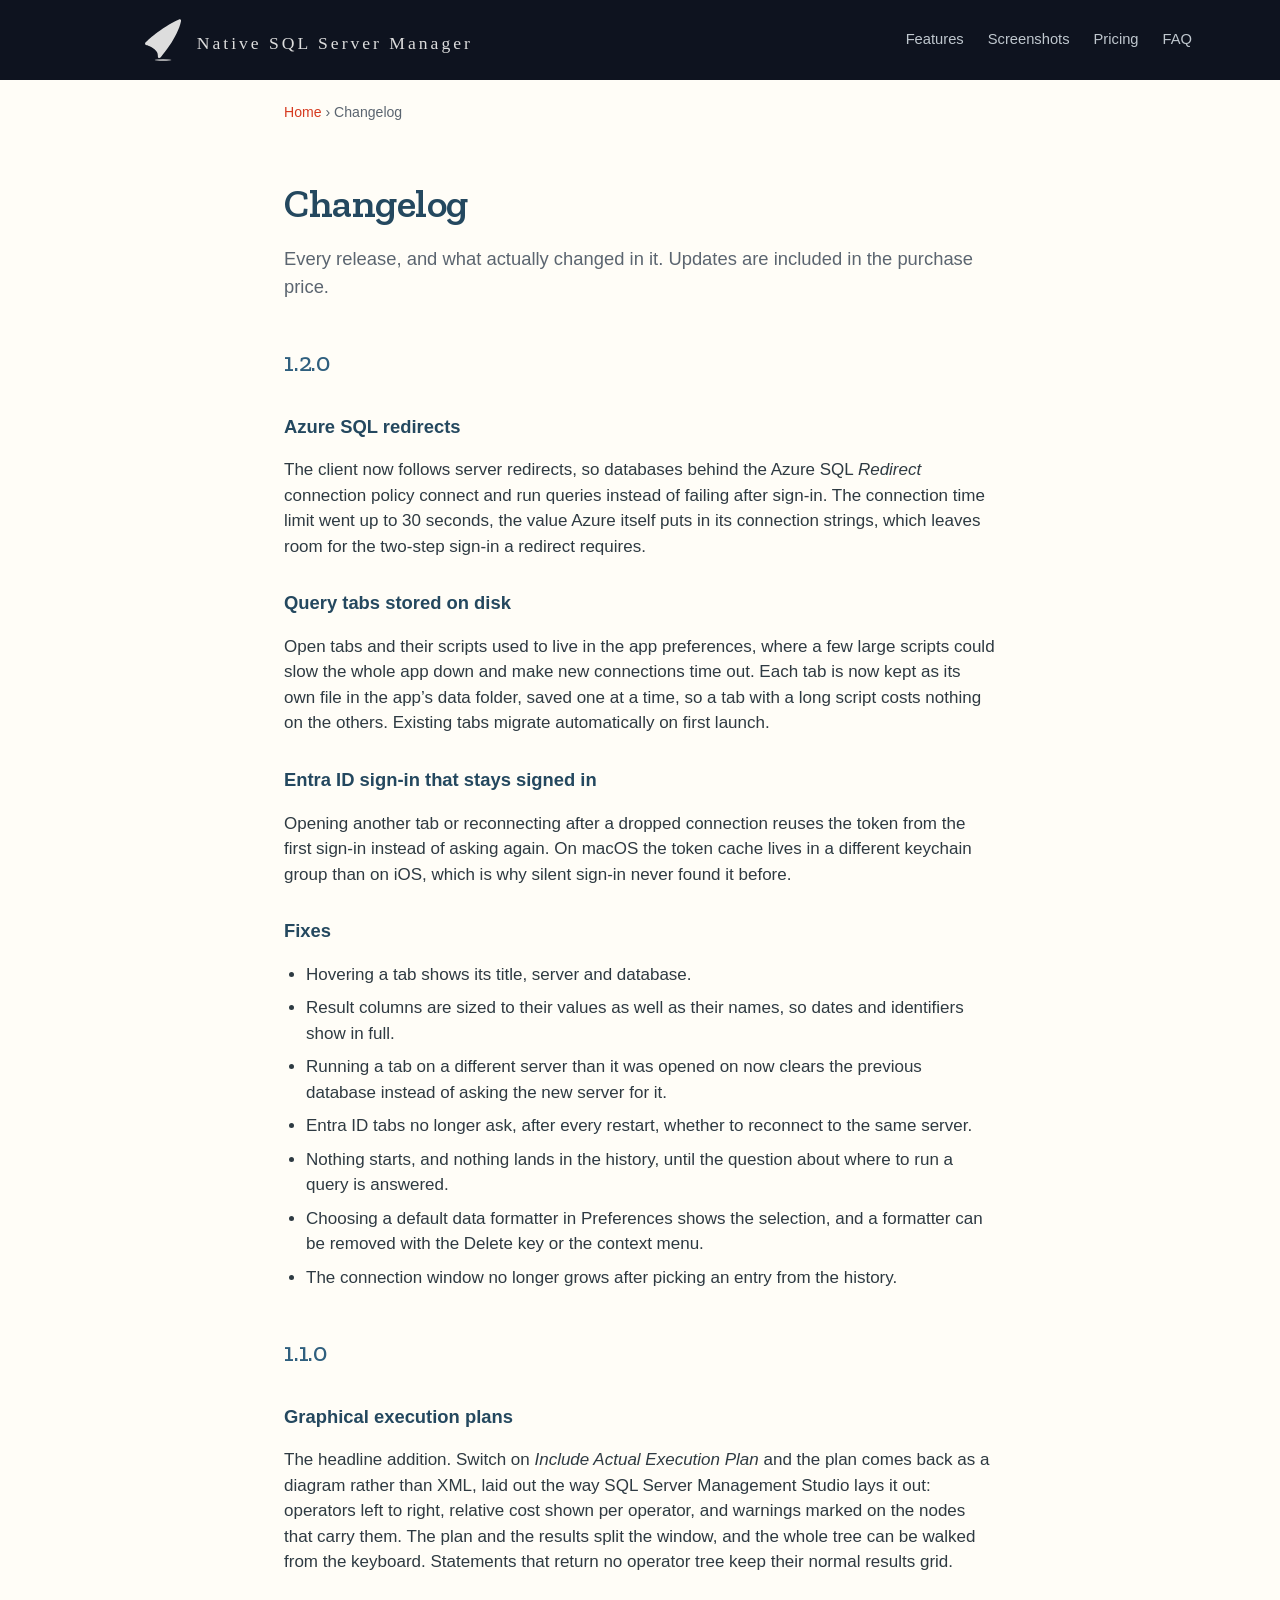
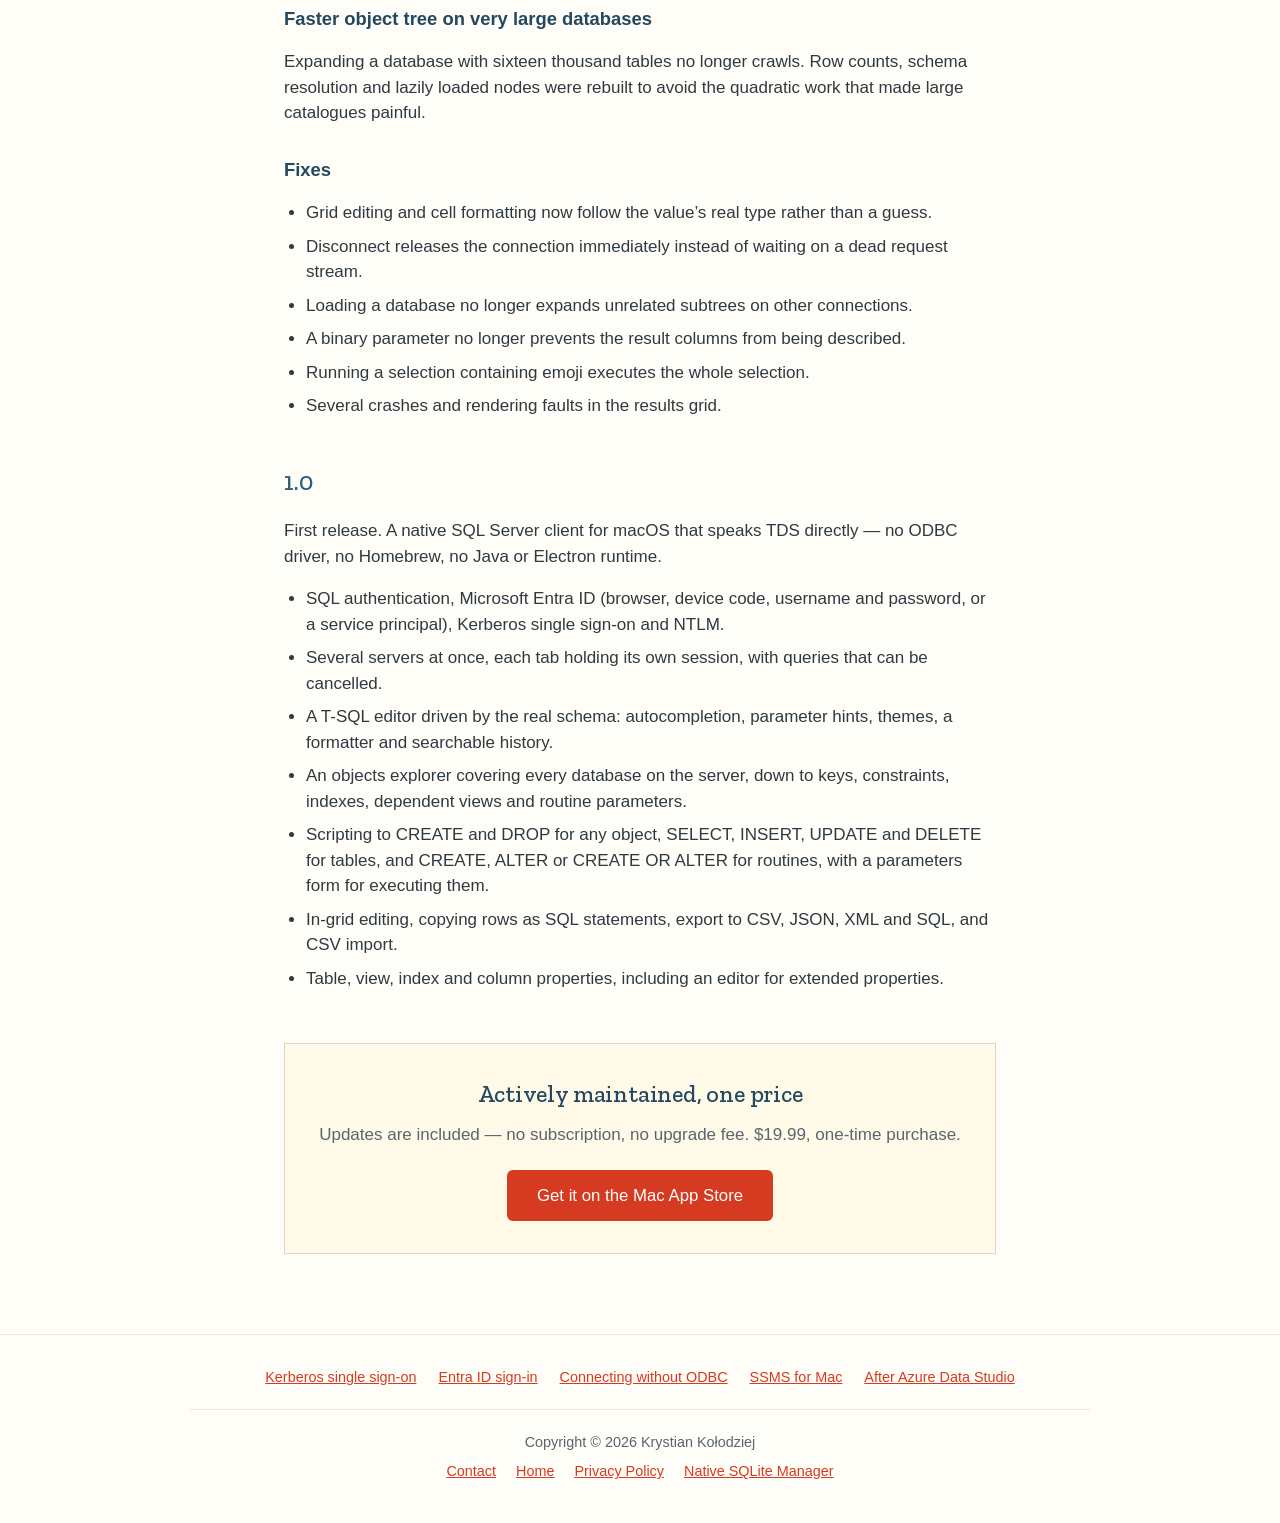
<file: changelog/index.html>
<!DOCTYPE html>
<html lang="en">
<head>
<meta charset="utf-8">
<meta name="viewport" content="width=device-width, initial-scale=1">
<title>Changelog — Native SQL Server Manager</title>
<meta name="description" content="Release history of Native SQL Server Manager for macOS: what changed in each version, from the first release onwards.">
<meta name="robots" content="index, follow">
<link rel="canonical" href="https://nssm.kbksoftware.com/changelog/">
<link rel="preload" href="../assets/fonts/zilla-slab-500.woff2" as="font" type="font/woff2" crossorigin>
<link rel="preload" href="../assets/fonts/zilla-slab-600.woff2" as="font" type="font/woff2" crossorigin>
<link rel="stylesheet" href="../assets/site.css">
<script src="../assets/site.js" defer></script>
<link rel="icon" type="image/png" sizes="64x64" href="../assets/favicon-64.png">
<link rel="apple-touch-icon" href="../assets/apple-touch-icon.png">

<meta property="og:type" content="article">
<meta property="og:site_name" content="Native SQL Server Manager">
<meta property="og:title" content="Changelog — Native SQL Server Manager">
<meta property="og:description" content="What changed in each release of Native SQL Server Manager for macOS.">
<meta property="og:url" content="https://nssm.kbksoftware.com/changelog/">
<meta property="og:image" content="https://nssm.kbksoftware.com/assets/og-image.png">
<meta property="og:image:width" content="1200">
<meta property="og:image:height" content="630">
<meta property="og:image:alt" content="Native SQL Server Manager on macOS: objects explorer, T-SQL editor and results grid">
<meta name="twitter:card" content="summary_large_image">
<meta name="twitter:title" content="Changelog — Native SQL Server Manager">
<meta name="twitter:description" content="What changed in each release of Native SQL Server Manager for macOS.">
<meta name="twitter:image" content="https://nssm.kbksoftware.com/assets/og-image.png">

<script type="application/ld+json">
{
  "@context": "https://schema.org",
  "@type": "BreadcrumbList",
  "itemListElement": [
    { "@type": "ListItem", "position": 1, "name": "Home", "item": "https://nssm.kbksoftware.com/" },
    { "@type": "ListItem", "position": 2, "name": "Changelog", "item": "https://nssm.kbksoftware.com/changelog/" }
  ]
}
</script>
</head>
<body>

<header>
  <div class="header-inner">
    <a class="logo-link" href="/">
      <svg class="logo-mark" viewBox="0 0 600 650" aria-hidden="true">
        <ellipse class="logo-mark-shadow" cx="295" cy="635" rx="130" ry="12" />
        <path class="logo-mark-path" d="M237.977 604C234.86 604 231.697 603.358 228.764 602.073C219.642 598.036 214.141 588.584 215.195 578.674C228.58 452.551 35.2309 401.946 33.2599 401.487C25.2839 399.468 18.9581 393.274 16.8036 385.337C14.6492 377.4 16.8953 368.866 22.7168 363.039C32.2055 353.542 258.284 129.145 541.936 5.91139C549.867 2.47041 558.851 3.75502 565.544 9.12295C572.19 14.5368 575.261 23.208 573.52 31.5582C519.154 295.092 265.939 584.134 255.213 596.292C250.675 601.293 244.349 604 237.977 604Z" />
      </svg>
      <span class="logo-name">Native SQL Server Manager</span>
    </a>
    <nav class="site-nav" aria-label="Main">
      <a href="/#features">Features</a>
      <a href="/#screenshots">Screenshots</a>
      <a href="/#pricing">Pricing</a>
      <a href="/#faq">FAQ</a>
    </nav>
  </div>
</header>

<p class="breadcrumb"><a href="/">Home</a> › Changelog</p>

<main class="article">
  <h1>Changelog</h1>
  <p class="standfirst">
    Every release, and what actually changed in it. Updates are included in the purchase price.
  </p>

  <h2>1.2.0</h2>

  <h3>Azure SQL redirects</h3>
  <p>
    The client now follows server redirects, so databases behind the Azure SQL <em>Redirect</em>
    connection policy connect and run queries instead of failing after sign-in. The connection
    time limit went up to 30 seconds, the value Azure itself puts in its connection strings, which
    leaves room for the two-step sign-in a redirect requires.
  </p>

  <h3>Query tabs stored on disk</h3>
  <p>
    Open tabs and their scripts used to live in the app preferences, where a few large scripts
    could slow the whole app down and make new connections time out. Each tab is now kept as its
    own file in the app’s data folder, saved one at a time, so a tab with a long script costs
    nothing on the others. Existing tabs migrate automatically on first launch.
  </p>

  <h3>Entra ID sign-in that stays signed in</h3>
  <p>
    Opening another tab or reconnecting after a dropped connection reuses the token from the first
    sign-in instead of asking again. On macOS the token cache lives in a different keychain group
    than on iOS, which is why silent sign-in never found it before.
  </p>

  <h3>Fixes</h3>
  <ul>
    <li>Hovering a tab shows its title, server and database.</li>
    <li>Result columns are sized to their values as well as their names, so dates and identifiers show in full.</li>
    <li>Running a tab on a different server than it was opened on now clears the previous database instead of asking the new server for it.</li>
    <li>Entra ID tabs no longer ask, after every restart, whether to reconnect to the same server.</li>
    <li>Nothing starts, and nothing lands in the history, until the question about where to run a query is answered.</li>
    <li>Choosing a default data formatter in Preferences shows the selection, and a formatter can be removed with the Delete key or the context menu.</li>
    <li>The connection window no longer grows after picking an entry from the history.</li>
  </ul>

  <h2>1.1.0</h2>

  <h3>Graphical execution plans</h3>
  <p>
    The headline addition. Switch on <em>Include Actual Execution Plan</em> and the plan comes back as
    a diagram rather than XML, laid out the way SQL Server Management Studio lays it out: operators
    left to right, relative cost shown per operator, and warnings marked on the nodes that carry them.
    The plan and the results split the window, and the whole tree can be walked from the keyboard.
    Statements that return no operator tree keep their normal results grid.
  </p>

  <h3>Faster object tree on very large databases</h3>
  <p>
    Expanding a database with sixteen thousand tables no longer crawls. Row counts, schema resolution
    and lazily loaded nodes were rebuilt to avoid the quadratic work that made large catalogues
    painful.
  </p>

  <h3>Fixes</h3>
  <ul>
    <li>Grid editing and cell formatting now follow the value’s real type rather than a guess.</li>
    <li>Disconnect releases the connection immediately instead of waiting on a dead request stream.</li>
    <li>Loading a database no longer expands unrelated subtrees on other connections.</li>
    <li>A binary parameter no longer prevents the result columns from being described.</li>
    <li>Running a selection containing emoji executes the whole selection.</li>
    <li>Several crashes and rendering faults in the results grid.</li>
  </ul>

  <h2>1.0</h2>
  <p>
    First release. A native SQL Server client for macOS that speaks TDS directly — no ODBC driver, no
    Homebrew, no Java or Electron runtime.
  </p>
  <ul>
    <li>
      SQL authentication, Microsoft Entra&nbsp;ID (browser, device code, username and password, or a
      service principal), Kerberos single sign-on and NTLM.
    </li>
    <li>Several servers at once, each tab holding its own session, with queries that can be cancelled.</li>
    <li>
      A T-SQL editor driven by the real schema: autocompletion, parameter hints, themes, a formatter
      and searchable history.
    </li>
    <li>
      An objects explorer covering every database on the server, down to keys, constraints, indexes,
      dependent views and routine parameters.
    </li>
    <li>Scripting to CREATE and DROP for any object, SELECT, INSERT, UPDATE and DELETE for tables, and CREATE, ALTER or CREATE OR ALTER for routines, with a parameters form for executing them.</li>
    <li>In-grid editing, copying rows as SQL statements, export to CSV, JSON, XML and SQL, and CSV import.</li>
    <li>Table, view, index and column properties, including an editor for extended properties.</li>
  </ul>

  <div class="cta-band">
    <h2>Actively maintained, one price</h2>
    <p>Updates are included — no subscription, no upgrade fee. $19.99, one-time purchase.</p>
    <a class="buy-button" href="https://apps.apple.com/app/id6775192660">Get it on the Mac App Store</a>
  </div>
</main>

<footer>
  <nav class="footer-guides" aria-label="Guides">
    <a href="/windows-authentication-kerberos/">Kerberos single sign-on</a>
    <a href="/entra-id-sql-server-mac/">Entra ID sign-in</a>
    <a href="/connect-without-odbc/">Connecting without ODBC</a>
    <a href="/ssms-for-mac/">SSMS for Mac</a>
    <a href="/azure-data-studio-alternative-mac/">After Azure Data Studio</a>
  </nav>
  <div>Copyright © 2026 Krystian Kołodziej</div>
  <nav aria-label="Secondary">
    <a href="mailto:krystiankolodziej@gmail.com?Subject=Native%20SQL%20Server%20Manager">Contact</a>
    <a href="/">Home</a>
    <a href="/privacy-policy.html">Privacy Policy</a>
    <a href="https://nsm.kbksoftware.com">Native SQLite Manager</a>
  </nav>
</footer>

</body>
</html>
</file>
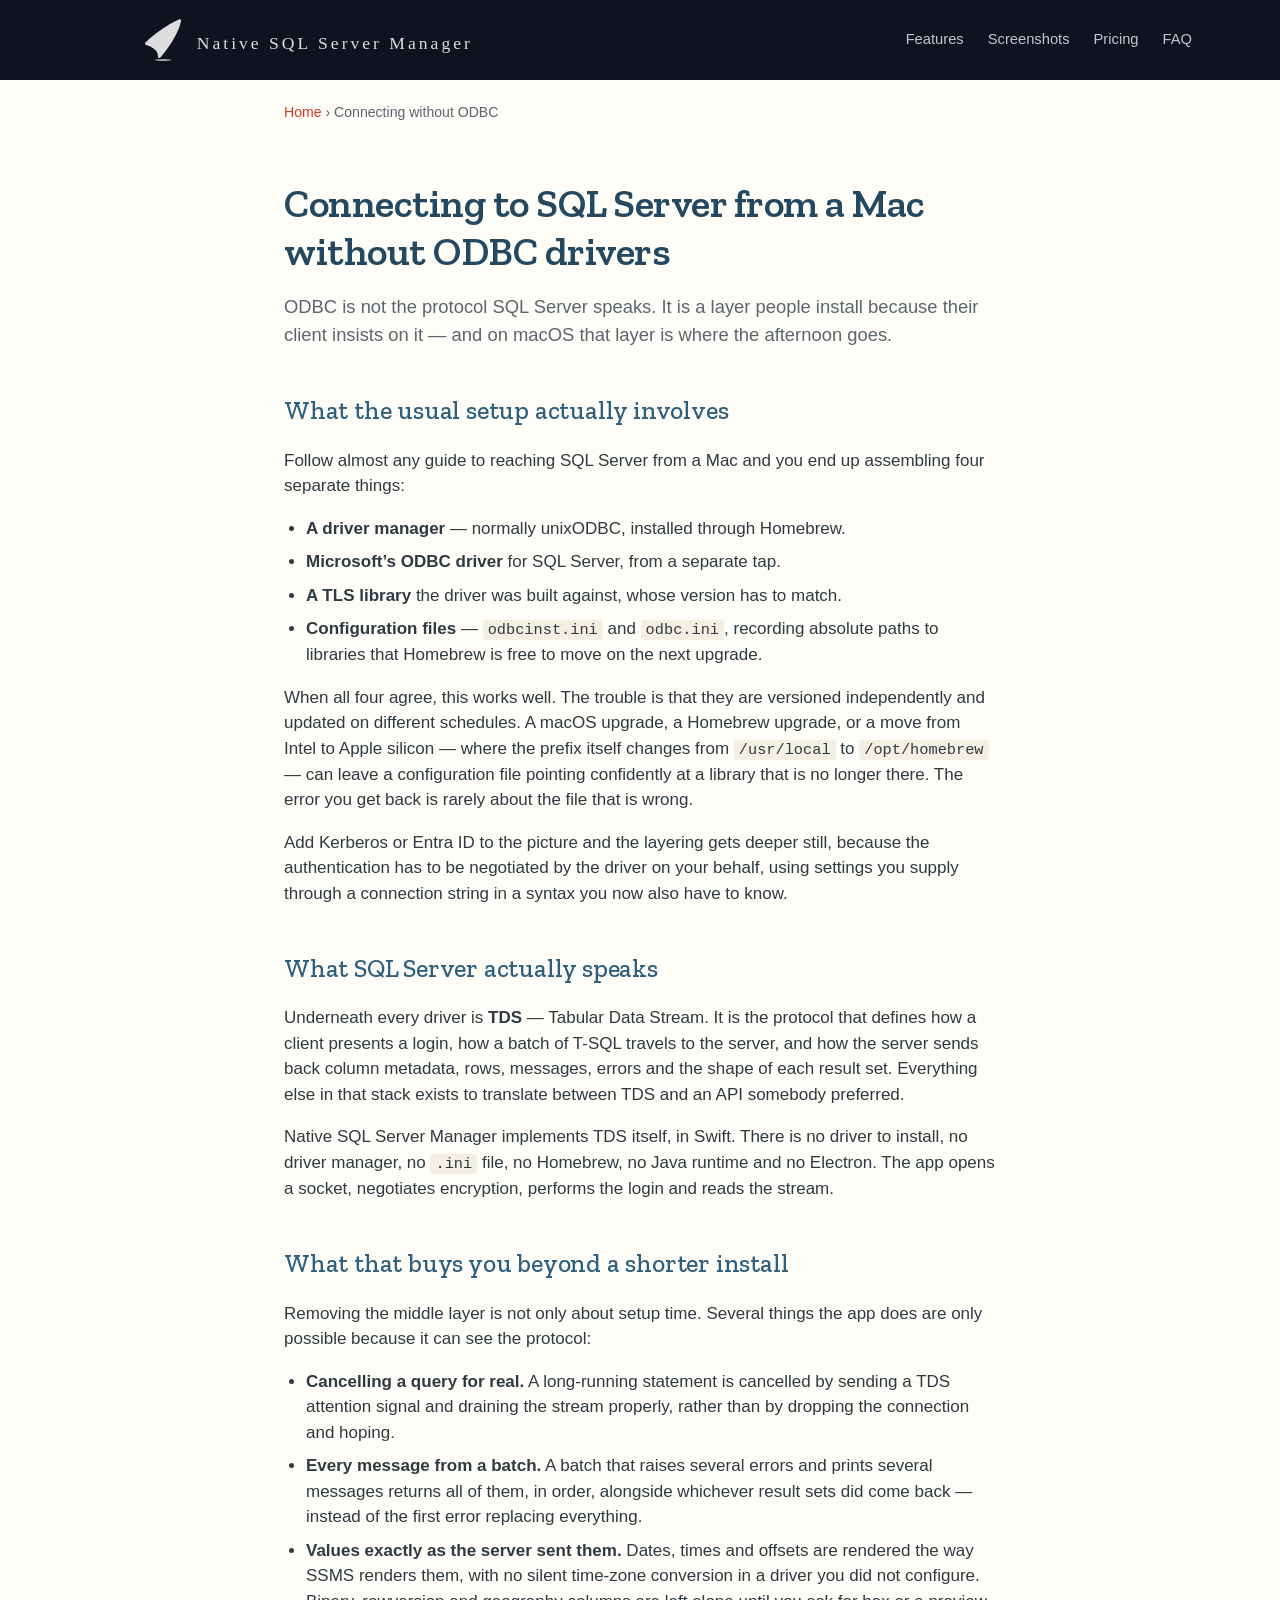
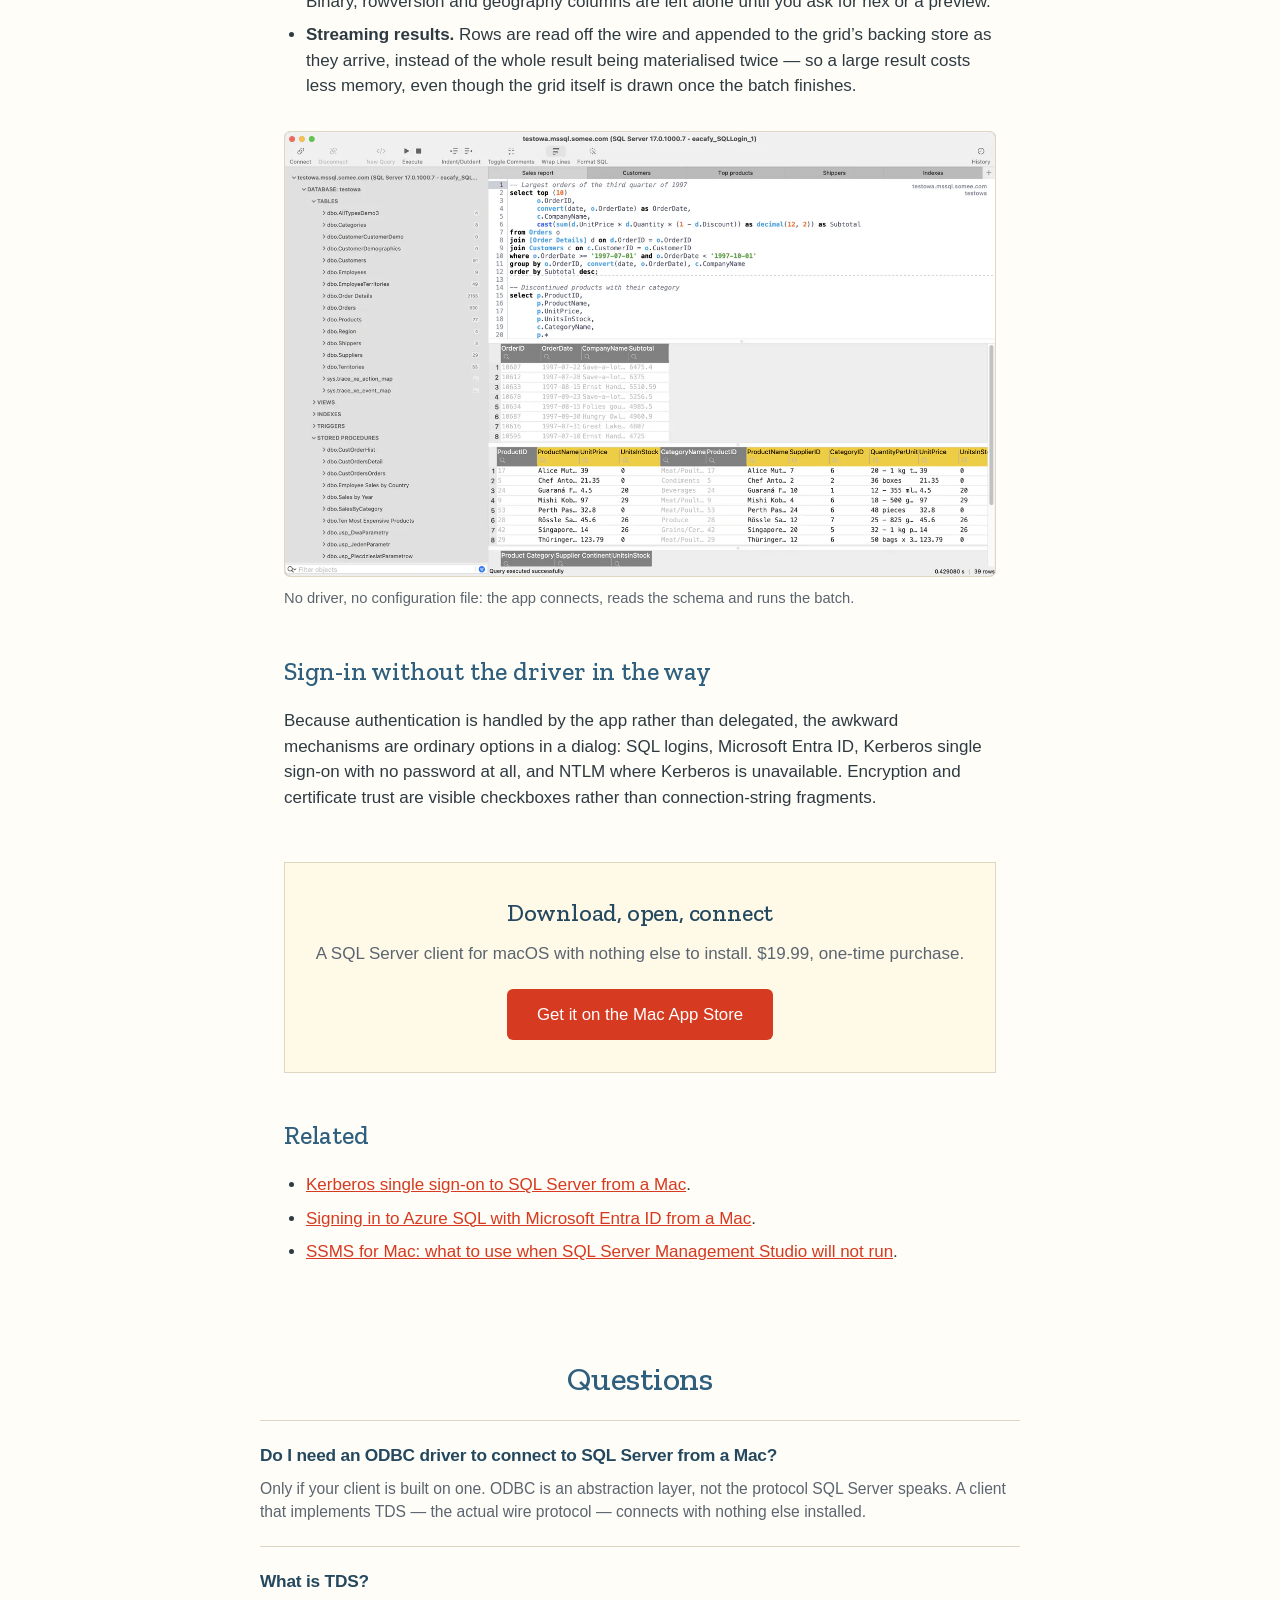
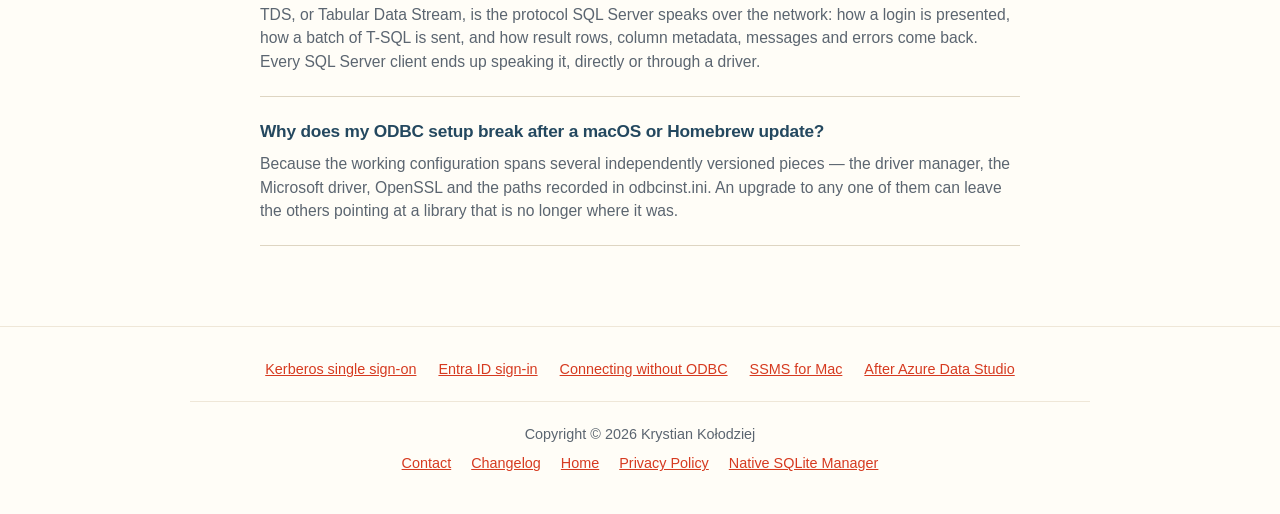
<file: connect-without-odbc/index.html>
<!DOCTYPE html>
<html lang="en">
<head>
<meta charset="utf-8">
<meta name="viewport" content="width=device-width, initial-scale=1">
<title>Connect to SQL Server from a Mac without ODBC drivers</title>
<meta name="description" content="Why reaching SQL Server from macOS usually means unixODBC, msodbcsql and a Homebrew formula that breaks — and what a client that speaks TDS directly does instead.">
<meta name="robots" content="index, follow">
<link rel="canonical" href="https://nssm.kbksoftware.com/connect-without-odbc/">
<link rel="preload" href="../assets/fonts/zilla-slab-500.woff2" as="font" type="font/woff2" crossorigin>
<link rel="preload" href="../assets/fonts/zilla-slab-600.woff2" as="font" type="font/woff2" crossorigin>
<link rel="stylesheet" href="../assets/site.css">
<script src="../assets/site.js" defer></script>
<link rel="icon" type="image/png" sizes="64x64" href="../assets/favicon-64.png">
<link rel="apple-touch-icon" href="../assets/apple-touch-icon.png">

<meta property="og:type" content="article">
<meta property="og:site_name" content="Native SQL Server Manager">
<meta property="og:title" content="Connect to SQL Server from a Mac without ODBC drivers">
<meta property="og:description" content="The macOS driver stack, why it breaks, and what a client that speaks TDS directly does instead.">
<meta property="og:url" content="https://nssm.kbksoftware.com/connect-without-odbc/">
<meta property="og:image" content="https://nssm.kbksoftware.com/assets/og-image.png">
<meta property="og:image:width" content="1200">
<meta property="og:image:height" content="630">
<meta property="og:image:alt" content="Native SQL Server Manager on macOS: objects explorer, T-SQL editor and results grid">
<meta name="twitter:card" content="summary_large_image">
<meta name="twitter:title" content="Connect to SQL Server from a Mac without ODBC drivers">
<meta name="twitter:description" content="The macOS driver stack, why it breaks, and what a client that speaks TDS directly does instead.">
<meta name="twitter:image" content="https://nssm.kbksoftware.com/assets/og-image.png">

<script type="application/ld+json">
{
  "@context": "https://schema.org",
  "@type": "BreadcrumbList",
  "itemListElement": [
    { "@type": "ListItem", "position": 1, "name": "Home", "item": "https://nssm.kbksoftware.com/" },
    { "@type": "ListItem", "position": 2, "name": "Connecting without ODBC", "item": "https://nssm.kbksoftware.com/connect-without-odbc/" }
  ]
}
</script>

<script type="application/ld+json">
{
  "@context": "https://schema.org",
  "@type": "FAQPage",
  "mainEntity": [
    {
      "@type": "Question",
      "name": "Do I need an ODBC driver to connect to SQL Server from a Mac?",
      "acceptedAnswer": {
        "@type": "Answer",
        "text": "Only if your client is built on one. ODBC is an abstraction layer, not the protocol SQL Server speaks. A client that implements TDS — the actual wire protocol — connects with nothing else installed."
      }
    },
    {
      "@type": "Question",
      "name": "What is TDS?",
      "acceptedAnswer": {
        "@type": "Answer",
        "text": "TDS, or Tabular Data Stream, is the protocol SQL Server speaks over the network: how a login is presented, how a batch of T-SQL is sent, and how result rows, column metadata, messages and errors come back. Every SQL Server client ends up speaking it, directly or through a driver."
      }
    },
    {
      "@type": "Question",
      "name": "Why does my ODBC setup break after a macOS or Homebrew update?",
      "acceptedAnswer": {
        "@type": "Answer",
        "text": "Because the working configuration spans several independently versioned pieces — the driver manager, the Microsoft driver, OpenSSL and the paths recorded in odbcinst.ini. An upgrade to any one of them can leave the others pointing at a library that is no longer where it was."
      }
    }
  ]
}
</script>
</head>
<body>

<header>
  <div class="header-inner">
    <a class="logo-link" href="/">
      <svg class="logo-mark" viewBox="0 0 600 650" aria-hidden="true">
        <ellipse class="logo-mark-shadow" cx="295" cy="635" rx="130" ry="12" />
        <path class="logo-mark-path" d="M237.977 604C234.86 604 231.697 603.358 228.764 602.073C219.642 598.036 214.141 588.584 215.195 578.674C228.58 452.551 35.2309 401.946 33.2599 401.487C25.2839 399.468 18.9581 393.274 16.8036 385.337C14.6492 377.4 16.8953 368.866 22.7168 363.039C32.2055 353.542 258.284 129.145 541.936 5.91139C549.867 2.47041 558.851 3.75502 565.544 9.12295C572.19 14.5368 575.261 23.208 573.52 31.5582C519.154 295.092 265.939 584.134 255.213 596.292C250.675 601.293 244.349 604 237.977 604Z" />
      </svg>
      <span class="logo-name">Native SQL Server Manager</span>
    </a>
    <nav class="site-nav" aria-label="Main">
      <a href="/#features">Features</a>
      <a href="/#screenshots">Screenshots</a>
      <a href="/#pricing">Pricing</a>
      <a href="/#faq">FAQ</a>
    </nav>
  </div>
</header>

<p class="breadcrumb"><a href="/">Home</a> › Connecting without ODBC</p>

<main class="article">
  <h1>Connecting to SQL Server from a Mac without ODBC drivers</h1>
  <p class="standfirst">
    ODBC is not the protocol SQL Server speaks. It is a layer people install because their client
    insists on it — and on macOS that layer is where the afternoon goes.
  </p>

  <h2>What the usual setup actually involves</h2>
  <p>
    Follow almost any guide to reaching SQL Server from a Mac and you end up assembling four separate
    things:
  </p>
  <ul>
    <li><strong>A driver manager</strong> — normally unixODBC, installed through Homebrew.</li>
    <li><strong>Microsoft’s ODBC driver</strong> for SQL Server, from a separate tap.</li>
    <li><strong>A TLS library</strong> the driver was built against, whose version has to match.</li>
    <li>
      <strong>Configuration files</strong> — <code>odbcinst.ini</code> and <code>odbc.ini</code>,
      recording absolute paths to libraries that Homebrew is free to move on the next upgrade.
    </li>
  </ul>
  <p>
    When all four agree, this works well. The trouble is that they are versioned independently and
    updated on different schedules. A macOS upgrade, a Homebrew upgrade, or a move from Intel to
    Apple silicon — where the prefix itself changes from <code>/usr/local</code> to
    <code>/opt/homebrew</code> — can leave a configuration file pointing confidently at a library
    that is no longer there. The error you get back is rarely about the file that is wrong.
  </p>
  <p>
    Add Kerberos or Entra ID to the picture and the layering gets deeper still, because the
    authentication has to be negotiated by the driver on your behalf, using settings you supply
    through a connection string in a syntax you now also have to know.
  </p>

  <h2>What SQL Server actually speaks</h2>
  <p>
    Underneath every driver is <strong>TDS</strong> — Tabular Data Stream. It is the protocol that
    defines how a client presents a login, how a batch of T-SQL travels to the server, and how the
    server sends back column metadata, rows, messages, errors and the shape of each result set.
    Everything else in that stack exists to translate between TDS and an API somebody preferred.
  </p>
  <p>
    Native SQL Server Manager implements TDS itself, in Swift. There is no driver to install, no
    driver manager, no <code>.ini</code> file, no Homebrew, no Java runtime and no Electron. The app
    opens a socket, negotiates encryption, performs the login and reads the stream.
  </p>

  <h2>What that buys you beyond a shorter install</h2>
  <p>
    Removing the middle layer is not only about setup time. Several things the app does are only
    possible because it can see the protocol:
  </p>
  <ul>
    <li>
      <strong>Cancelling a query for real.</strong> A long-running statement is cancelled by sending
      a TDS attention signal and draining the stream properly, rather than by dropping the connection
      and hoping.
    </li>
    <li>
      <strong>Every message from a batch.</strong> A batch that raises several errors and prints
      several messages returns all of them, in order, alongside whichever result sets did come back —
      instead of the first error replacing everything.
    </li>
    <li>
      <strong>Values exactly as the server sent them.</strong> Dates, times and offsets are rendered
      the way SSMS renders them, with no silent time-zone conversion in a driver you did not
      configure. Binary, rowversion and geography columns are left alone until you ask for hex or a
      preview.
    </li>
    <li>
      <strong>Streaming results.</strong> Rows are read off the wire and appended to the grid’s
      backing store as they arrive, instead of the whole result being materialised twice — so a large
      result costs less memory, even though the grid itself is drawn once the batch finishes.
    </li>
  </ul>

  <figure>
    <a class="zoom" href="../assets/01_Main_Light_full.webp">
      <picture>
        <source srcset="../assets/01_Main_Light.webp" type="image/webp">
        <img src="../assets/01_Main_Light.jpg" alt="Main window in light mode with the objects explorer expanded over tables and stored procedures, a T-SQL editor and results grids" width="1400" height="875" loading="lazy" decoding="async">
      </picture>
    </a>
    <figcaption>No driver, no configuration file: the app connects, reads the schema and runs the batch.</figcaption>
  </figure>

  <h2>Sign-in without the driver in the way</h2>
  <p>
    Because authentication is handled by the app rather than delegated, the awkward mechanisms are
    ordinary options in a dialog: SQL logins, Microsoft Entra&nbsp;ID, Kerberos single sign-on with
    no password at all, and NTLM where Kerberos is unavailable. Encryption and certificate trust are
    visible checkboxes rather than connection-string fragments.
  </p>
  <div class="cta-band">
    <h2>Download, open, connect</h2>
    <p>A SQL Server client for macOS with nothing else to install. $19.99, one-time purchase.</p>
    <a class="buy-button" href="https://apps.apple.com/app/id6775192660">Get it on the Mac App Store</a>
  </div>

  <h2>Related</h2>
  <ul>
    <li><a href="/windows-authentication-kerberos/">Kerberos single sign-on to SQL Server from a Mac</a>.</li>
    <li><a href="/entra-id-sql-server-mac/">Signing in to Azure SQL with Microsoft Entra ID from a Mac</a>.</li>
    <li><a href="/ssms-for-mac/">SSMS for Mac: what to use when SQL Server Management Studio will not run</a>.</li>
  </ul>
</main>

<section class="section faq narrow">
  <h2>Questions</h2>

  <div class="qa">
    <h3>Do I need an ODBC driver to connect to SQL Server from a Mac?</h3>
    <p>Only if your client is built on one. ODBC is an abstraction layer, not the protocol SQL Server speaks. A client that implements TDS — the actual wire protocol — connects with nothing else installed.</p>
  </div>

  <div class="qa">
    <h3>What is TDS?</h3>
    <p>TDS, or Tabular Data Stream, is the protocol SQL Server speaks over the network: how a login is presented, how a batch of T-SQL is sent, and how result rows, column metadata, messages and errors come back. Every SQL Server client ends up speaking it, directly or through a driver.</p>
  </div>

  <div class="qa">
    <h3>Why does my ODBC setup break after a macOS or Homebrew update?</h3>
    <p>Because the working configuration spans several independently versioned pieces — the driver manager, the Microsoft driver, OpenSSL and the paths recorded in odbcinst.ini. An upgrade to any one of them can leave the others pointing at a library that is no longer where it was.</p>
  </div>

</section>


<footer>
  <nav class="footer-guides" aria-label="Guides">
    <a href="/windows-authentication-kerberos/">Kerberos single sign-on</a>
    <a href="/entra-id-sql-server-mac/">Entra ID sign-in</a>
    <a href="/connect-without-odbc/">Connecting without ODBC</a>
    <a href="/ssms-for-mac/">SSMS for Mac</a>
    <a href="/azure-data-studio-alternative-mac/">After Azure Data Studio</a>
  </nav>
  <div>Copyright © 2026 Krystian Kołodziej</div>
  <nav aria-label="Secondary">
    <a href="mailto:krystiankolodziej@gmail.com?Subject=Native%20SQL%20Server%20Manager">Contact</a>
    <a href="/changelog/">Changelog</a>
    <a href="/">Home</a>
    <a href="/privacy-policy.html">Privacy Policy</a>
    <a href="https://nsm.kbksoftware.com">Native SQLite Manager</a>
  </nav>
</footer>

</body>
</html>
</file>
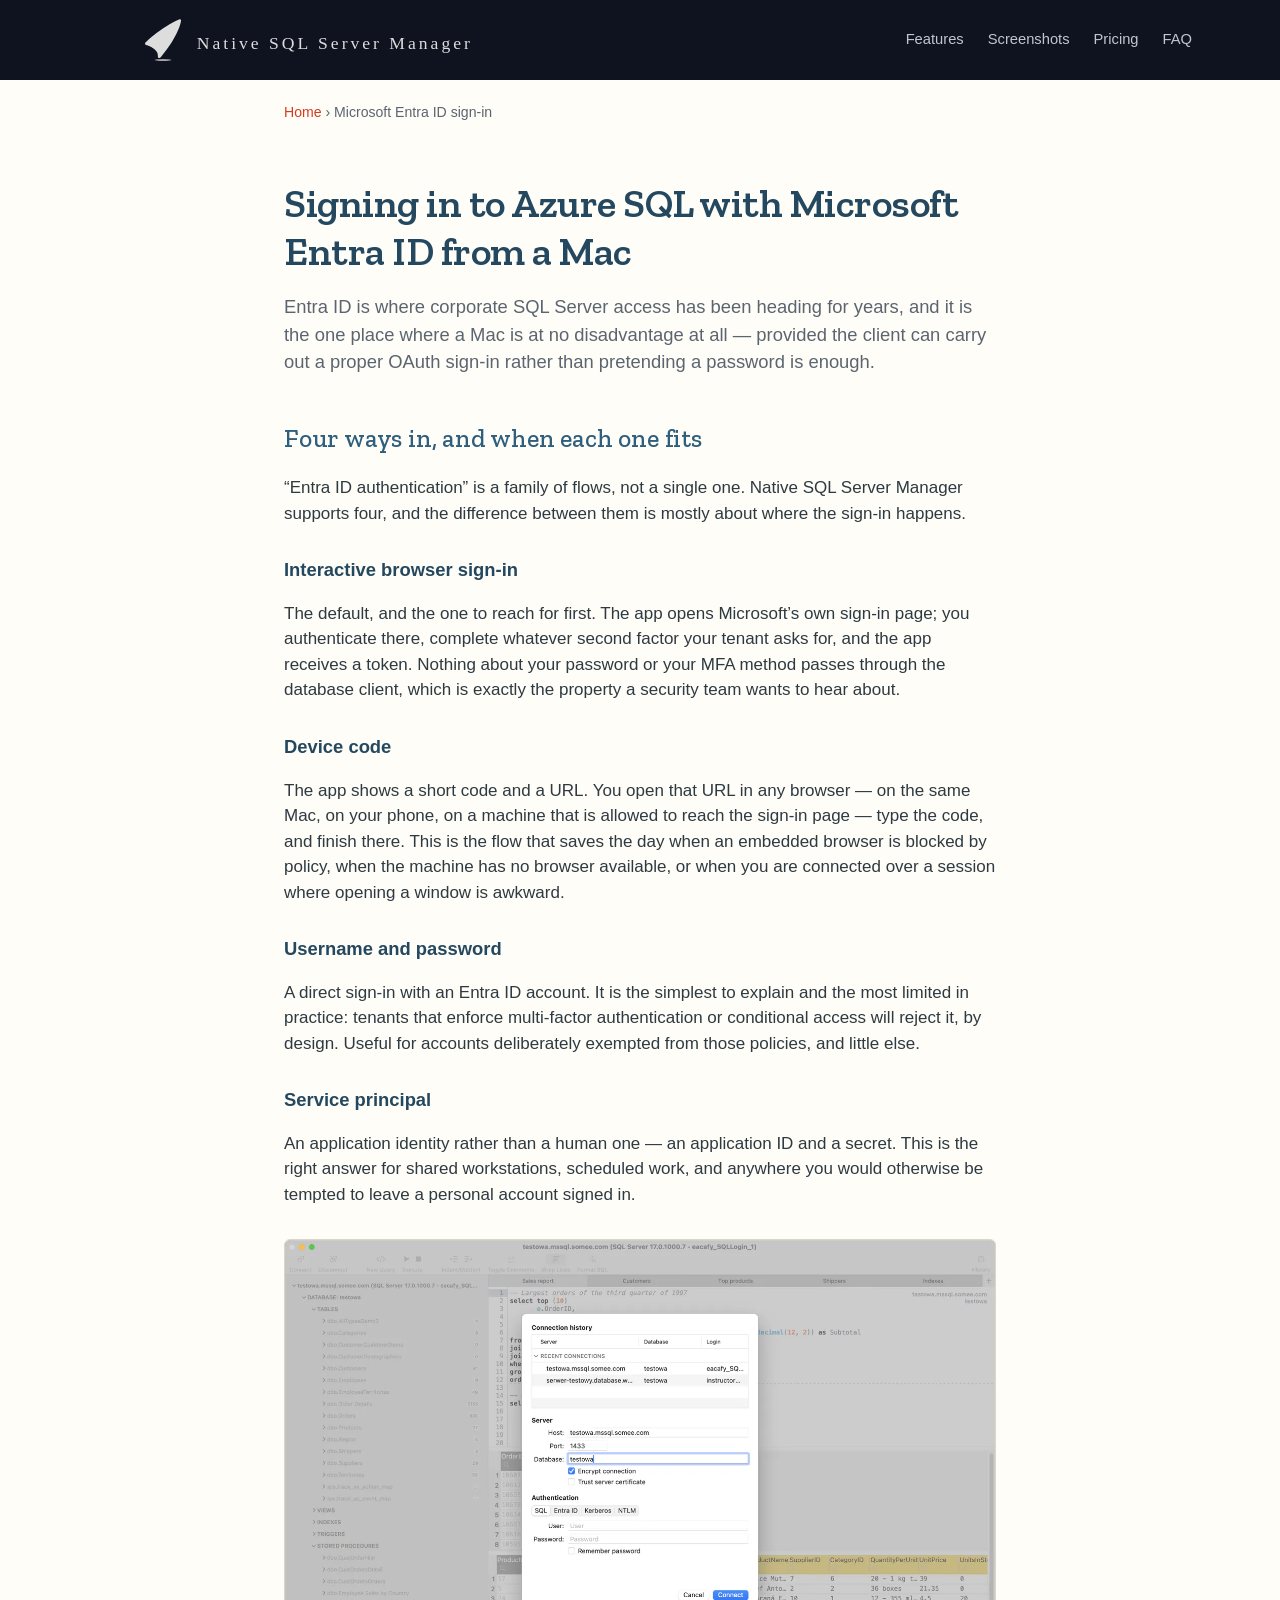
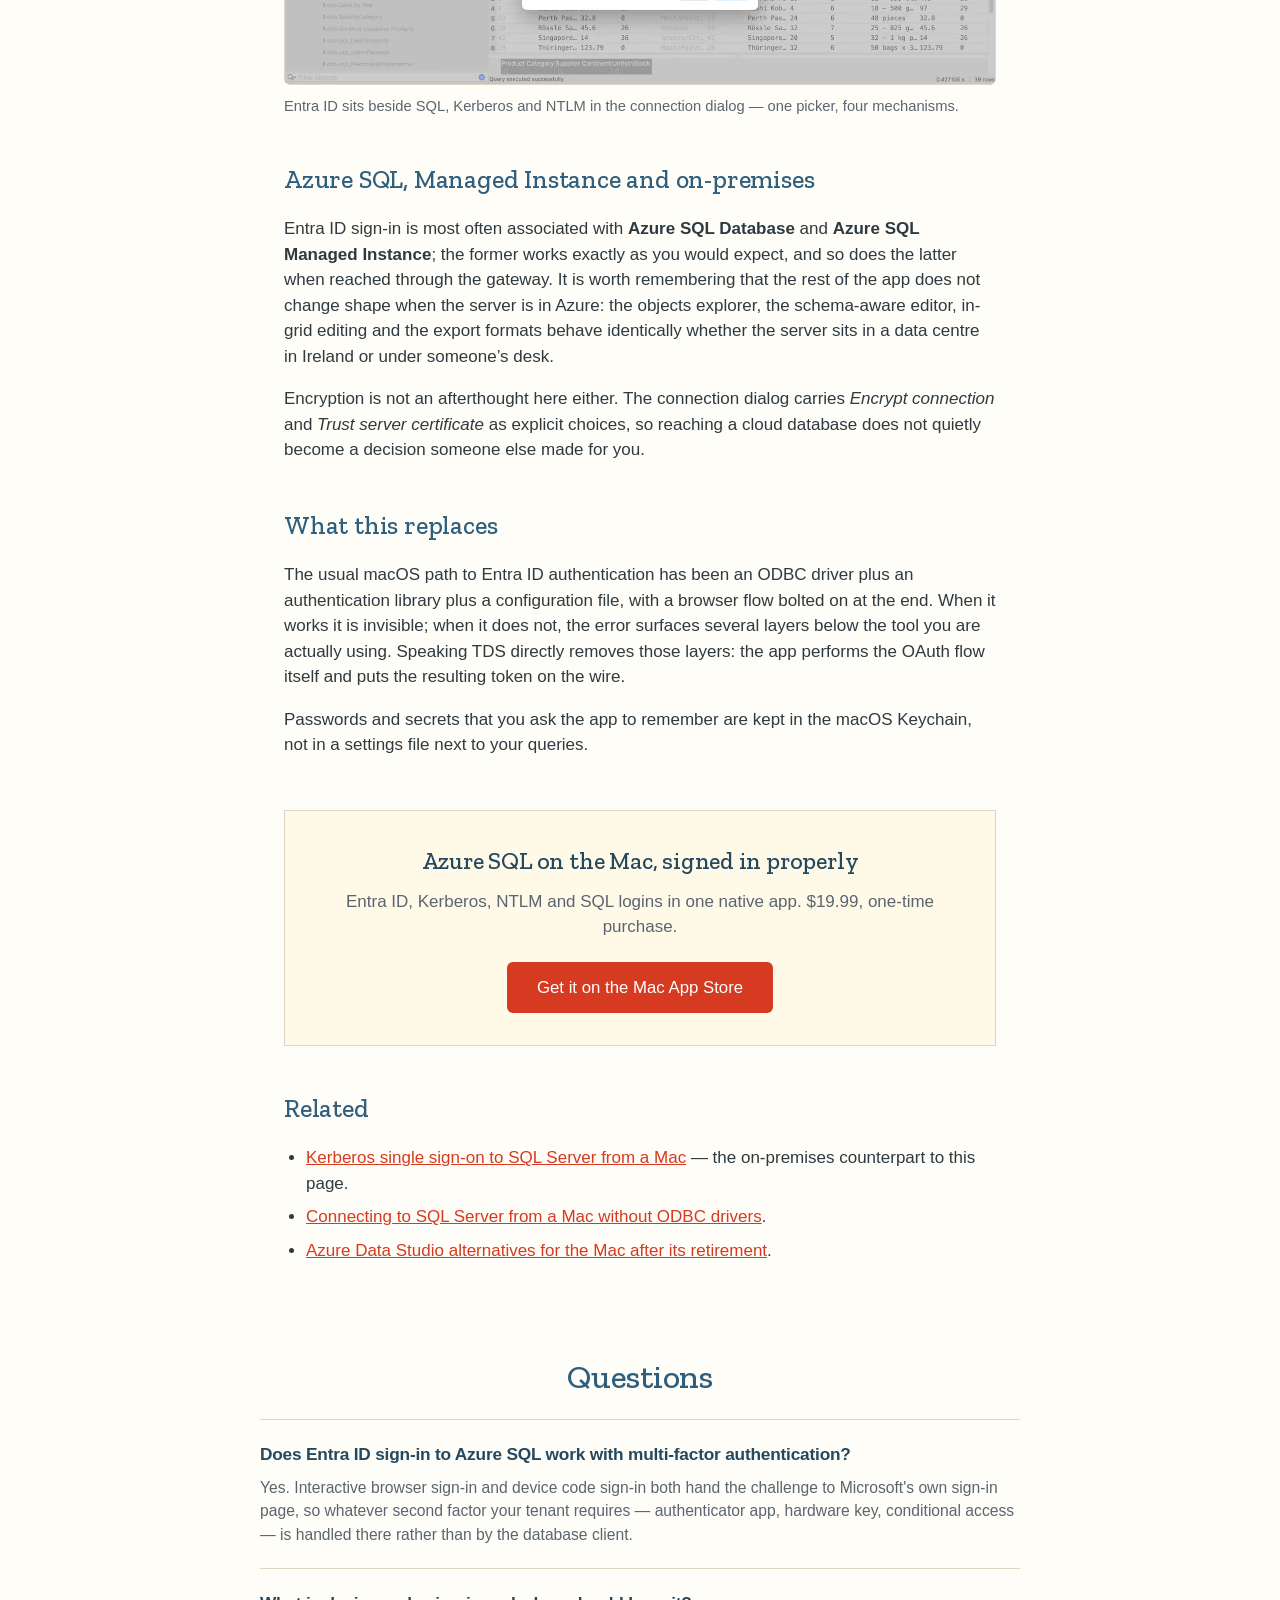
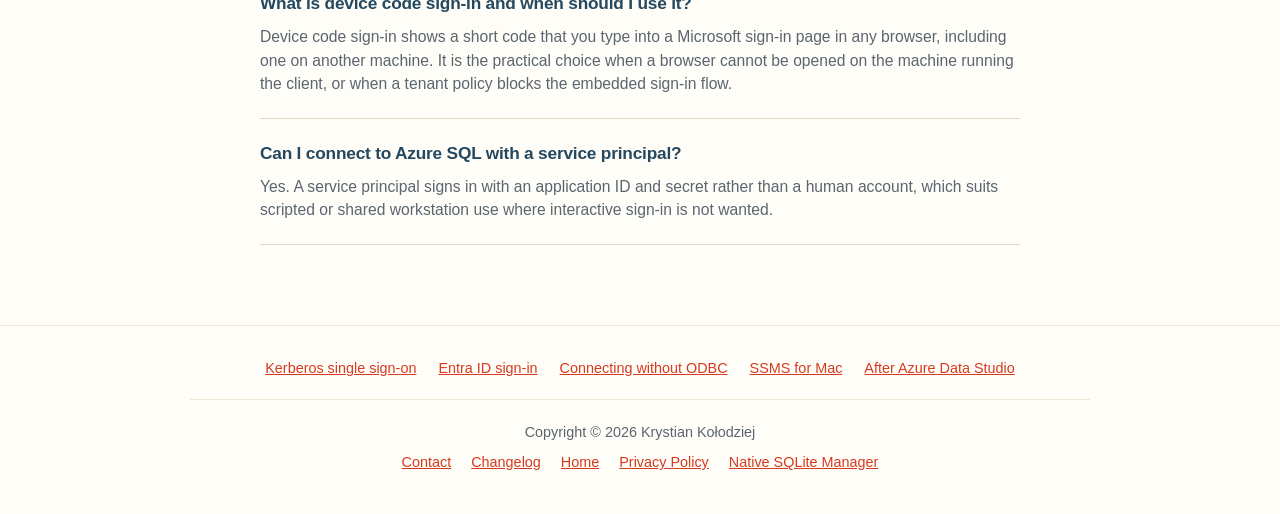
<file: entra-id-sql-server-mac/index.html>
<!DOCTYPE html>
<html lang="en">
<head>
<meta charset="utf-8">
<meta name="viewport" content="width=device-width, initial-scale=1">
<title>Microsoft Entra ID sign-in to SQL Server and Azure SQL from a Mac</title>
<meta name="description" content="Connect to Azure SQL from macOS with Microsoft Entra ID: browser sign-in, device code, username and password, or a service principal — with MFA and no ODBC driver.">
<meta name="robots" content="index, follow">
<link rel="canonical" href="https://nssm.kbksoftware.com/entra-id-sql-server-mac/">
<link rel="preload" href="../assets/fonts/zilla-slab-500.woff2" as="font" type="font/woff2" crossorigin>
<link rel="preload" href="../assets/fonts/zilla-slab-600.woff2" as="font" type="font/woff2" crossorigin>
<link rel="stylesheet" href="../assets/site.css">
<script src="../assets/site.js" defer></script>
<link rel="icon" type="image/png" sizes="64x64" href="../assets/favicon-64.png">
<link rel="apple-touch-icon" href="../assets/apple-touch-icon.png">

<meta property="og:type" content="article">
<meta property="og:site_name" content="Native SQL Server Manager">
<meta property="og:title" content="Microsoft Entra ID sign-in to SQL Server and Azure SQL from a Mac">
<meta property="og:description" content="Four ways to authenticate with Entra ID from macOS — browser, device code, password and service principal — and when to reach for each.">
<meta property="og:url" content="https://nssm.kbksoftware.com/entra-id-sql-server-mac/">
<meta property="og:image" content="https://nssm.kbksoftware.com/assets/og-image.png">
<meta property="og:image:width" content="1200">
<meta property="og:image:height" content="630">
<meta property="og:image:alt" content="Native SQL Server Manager on macOS: objects explorer, T-SQL editor and results grid">
<meta name="twitter:card" content="summary_large_image">
<meta name="twitter:title" content="Entra ID sign-in to Azure SQL from a Mac">
<meta name="twitter:description" content="Four ways to authenticate with Entra ID from macOS — browser, device code, password and service principal — and when to reach for each.">
<meta name="twitter:image" content="https://nssm.kbksoftware.com/assets/og-image.png">

<script type="application/ld+json">
{
  "@context": "https://schema.org",
  "@type": "BreadcrumbList",
  "itemListElement": [
    { "@type": "ListItem", "position": 1, "name": "Home", "item": "https://nssm.kbksoftware.com/" },
    { "@type": "ListItem", "position": 2, "name": "Microsoft Entra ID sign-in", "item": "https://nssm.kbksoftware.com/entra-id-sql-server-mac/" }
  ]
}
</script>

<script type="application/ld+json">
{
  "@context": "https://schema.org",
  "@type": "FAQPage",
  "mainEntity": [
    {
      "@type": "Question",
      "name": "Does Entra ID sign-in to Azure SQL work with multi-factor authentication?",
      "acceptedAnswer": {
        "@type": "Answer",
        "text": "Yes. Interactive browser sign-in and device code sign-in both hand the challenge to Microsoft's own sign-in page, so whatever second factor your tenant requires — authenticator app, hardware key, conditional access — is handled there rather than by the database client."
      }
    },
    {
      "@type": "Question",
      "name": "What is device code sign-in and when should I use it?",
      "acceptedAnswer": {
        "@type": "Answer",
        "text": "Device code sign-in shows a short code that you type into a Microsoft sign-in page in any browser, including one on another machine. It is the practical choice when a browser cannot be opened on the machine running the client, or when a tenant policy blocks the embedded sign-in flow."
      }
    },
    {
      "@type": "Question",
      "name": "Can I connect to Azure SQL with a service principal?",
      "acceptedAnswer": {
        "@type": "Answer",
        "text": "Yes. A service principal signs in with an application ID and secret rather than a human account, which suits scripted or shared workstation use where interactive sign-in is not wanted."
      }
    }
  ]
}
</script>
</head>
<body>

<header>
  <div class="header-inner">
    <a class="logo-link" href="/">
      <svg class="logo-mark" viewBox="0 0 600 650" aria-hidden="true">
        <ellipse class="logo-mark-shadow" cx="295" cy="635" rx="130" ry="12" />
        <path class="logo-mark-path" d="M237.977 604C234.86 604 231.697 603.358 228.764 602.073C219.642 598.036 214.141 588.584 215.195 578.674C228.58 452.551 35.2309 401.946 33.2599 401.487C25.2839 399.468 18.9581 393.274 16.8036 385.337C14.6492 377.4 16.8953 368.866 22.7168 363.039C32.2055 353.542 258.284 129.145 541.936 5.91139C549.867 2.47041 558.851 3.75502 565.544 9.12295C572.19 14.5368 575.261 23.208 573.52 31.5582C519.154 295.092 265.939 584.134 255.213 596.292C250.675 601.293 244.349 604 237.977 604Z" />
      </svg>
      <span class="logo-name">Native SQL Server Manager</span>
    </a>
    <nav class="site-nav" aria-label="Main">
      <a href="/#features">Features</a>
      <a href="/#screenshots">Screenshots</a>
      <a href="/#pricing">Pricing</a>
      <a href="/#faq">FAQ</a>
    </nav>
  </div>
</header>

<p class="breadcrumb"><a href="/">Home</a> › Microsoft Entra ID sign-in</p>

<main class="article">
  <h1>Signing in to Azure SQL with Microsoft Entra ID from a Mac</h1>
  <p class="standfirst">
    Entra ID is where corporate SQL Server access has been heading for years, and it is the one place
    where a Mac is at no disadvantage at all — provided the client can carry out a proper OAuth
    sign-in rather than pretending a password is enough.
  </p>

  <h2>Four ways in, and when each one fits</h2>
  <p>
    “Entra ID authentication” is a family of flows, not a single one. Native SQL Server Manager
    supports four, and the difference between them is mostly about where the sign-in happens.
  </p>

  <h3>Interactive browser sign-in</h3>
  <p>
    The default, and the one to reach for first. The app opens Microsoft’s own sign-in page; you
    authenticate there, complete whatever second factor your tenant asks for, and the app receives a
    token. Nothing about your password or your MFA method passes through the database client, which
    is exactly the property a security team wants to hear about.
  </p>

  <h3>Device code</h3>
  <p>
    The app shows a short code and a URL. You open that URL in any browser — on the same Mac, on your
    phone, on a machine that is allowed to reach the sign-in page — type the code, and finish there.
    This is the flow that saves the day when an embedded browser is blocked by policy, when the
    machine has no browser available, or when you are connected over a session where opening a
    window is awkward.
  </p>

  <h3>Username and password</h3>
  <p>
    A direct sign-in with an Entra ID account. It is the simplest to explain and the most limited in
    practice: tenants that enforce multi-factor authentication or conditional access will reject it,
    by design. Useful for accounts deliberately exempted from those policies, and little else.
  </p>

  <h3>Service principal</h3>
  <p>
    An application identity rather than a human one — an application ID and a secret. This is the
    right answer for shared workstations, scheduled work, and anywhere you would otherwise be tempted
    to leave a personal account signed in.
  </p>

  <figure>
    <a class="zoom" href="../assets/02_ConnectSQLAuthentication_Light_full.webp">
      <picture>
        <source srcset="../assets/02_ConnectSQLAuthentication_Light.webp" type="image/webp">
        <img src="../assets/02_ConnectSQLAuthentication_Light.jpg" alt="Connection dialog with host, port and database fields above an authentication picker offering SQL, Entra ID, Kerberos and NTLM" width="1400" height="875" loading="lazy" decoding="async">
      </picture>
    </a>
    <figcaption>Entra&nbsp;ID sits beside SQL, Kerberos and NTLM in the connection dialog — one picker, four mechanisms.</figcaption>
  </figure>

  <h2>Azure SQL, Managed Instance and on-premises</h2>
  <p>
    Entra ID sign-in is most often associated with <strong>Azure SQL Database</strong> and
    <strong>Azure SQL Managed Instance</strong>; the former works exactly as you would expect, and
    so does the latter when reached through the gateway. It is
    worth remembering that the rest of the app does not change shape when the server is in Azure: the
    objects explorer, the schema-aware editor, in-grid editing and the export formats behave
    identically whether the server sits in a data centre in Ireland or under someone’s desk.
  </p>
  <p>
    Encryption is not an afterthought here either. The connection dialog carries
    <em>Encrypt connection</em> and <em>Trust server certificate</em> as explicit choices, so
    reaching a cloud database does not quietly become a decision someone else made for you.
  </p>

  <h2>What this replaces</h2>
  <p>
    The usual macOS path to Entra ID authentication has been an ODBC driver plus an authentication
    library plus a configuration file, with a browser flow bolted on at the end. When it works it is
    invisible; when it does not, the error surfaces several layers below the tool you are actually
    using. Speaking TDS directly removes those layers: the app performs the OAuth flow itself and
    puts the resulting token on the wire.
  </p>
  <p>
    Passwords and secrets that you ask the app to remember are kept in the macOS Keychain, not in a
    settings file next to your queries.
  </p>
  <div class="cta-band">
    <h2>Azure SQL on the Mac, signed in properly</h2>
    <p>Entra&nbsp;ID, Kerberos, NTLM and SQL logins in one native app. $19.99, one-time purchase.</p>
    <a class="buy-button" href="https://apps.apple.com/app/id6775192660">Get it on the Mac App Store</a>
  </div>

  <h2>Related</h2>
  <ul>
    <li><a href="/windows-authentication-kerberos/">Kerberos single sign-on to SQL Server from a Mac</a> — the on-premises counterpart to this page.</li>
    <li><a href="/connect-without-odbc/">Connecting to SQL Server from a Mac without ODBC drivers</a>.</li>
    <li><a href="/azure-data-studio-alternative-mac/">Azure Data Studio alternatives for the Mac after its retirement</a>.</li>
  </ul>
</main>

<section class="section faq narrow">
  <h2>Questions</h2>

  <div class="qa">
    <h3>Does Entra ID sign-in to Azure SQL work with multi-factor authentication?</h3>
    <p>Yes. Interactive browser sign-in and device code sign-in both hand the challenge to Microsoft's own sign-in page, so whatever second factor your tenant requires — authenticator app, hardware key, conditional access — is handled there rather than by the database client.</p>
  </div>

  <div class="qa">
    <h3>What is device code sign-in and when should I use it?</h3>
    <p>Device code sign-in shows a short code that you type into a Microsoft sign-in page in any browser, including one on another machine. It is the practical choice when a browser cannot be opened on the machine running the client, or when a tenant policy blocks the embedded sign-in flow.</p>
  </div>

  <div class="qa">
    <h3>Can I connect to Azure SQL with a service principal?</h3>
    <p>Yes. A service principal signs in with an application ID and secret rather than a human account, which suits scripted or shared workstation use where interactive sign-in is not wanted.</p>
  </div>

</section>


<footer>
  <nav class="footer-guides" aria-label="Guides">
    <a href="/windows-authentication-kerberos/">Kerberos single sign-on</a>
    <a href="/entra-id-sql-server-mac/">Entra ID sign-in</a>
    <a href="/connect-without-odbc/">Connecting without ODBC</a>
    <a href="/ssms-for-mac/">SSMS for Mac</a>
    <a href="/azure-data-studio-alternative-mac/">After Azure Data Studio</a>
  </nav>
  <div>Copyright © 2026 Krystian Kołodziej</div>
  <nav aria-label="Secondary">
    <a href="mailto:krystiankolodziej@gmail.com?Subject=Native%20SQL%20Server%20Manager">Contact</a>
    <a href="/changelog/">Changelog</a>
    <a href="/">Home</a>
    <a href="/privacy-policy.html">Privacy Policy</a>
    <a href="https://nsm.kbksoftware.com">Native SQLite Manager</a>
  </nav>
</footer>

</body>
</html>
</file>
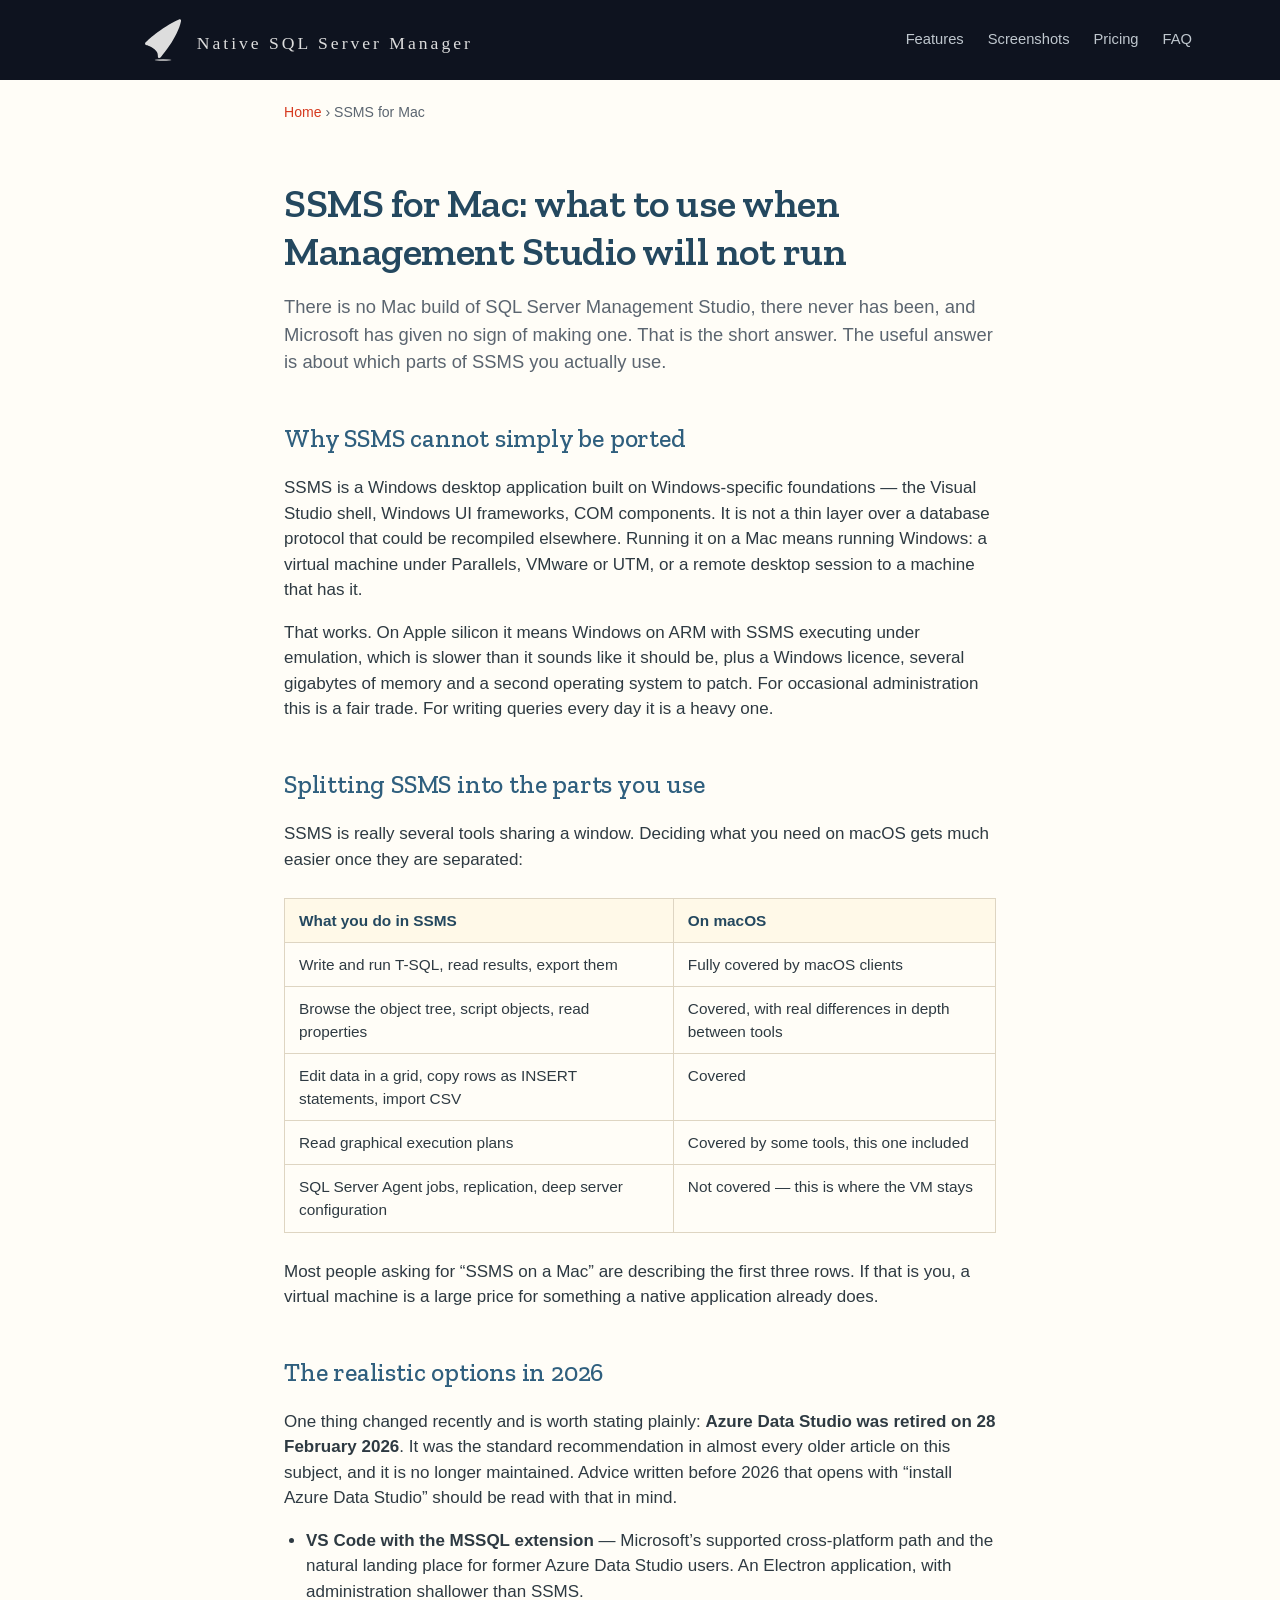
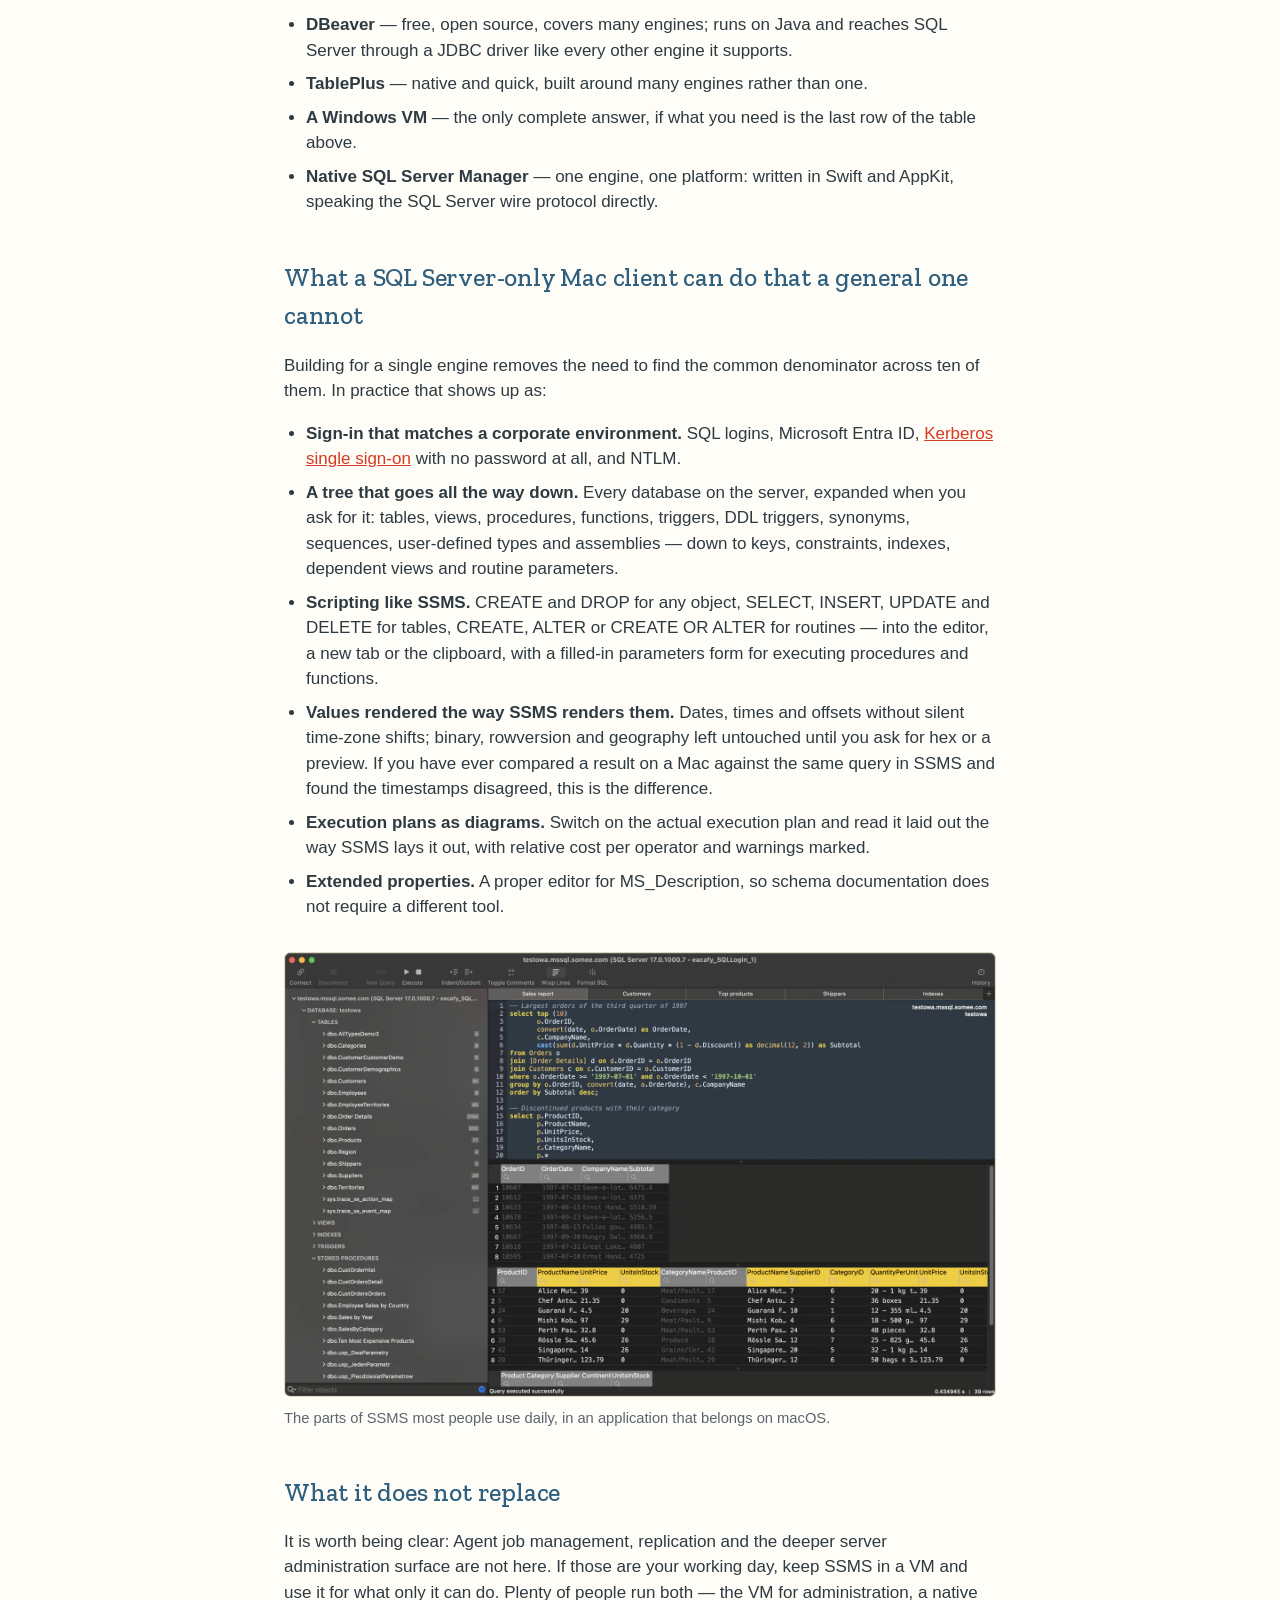
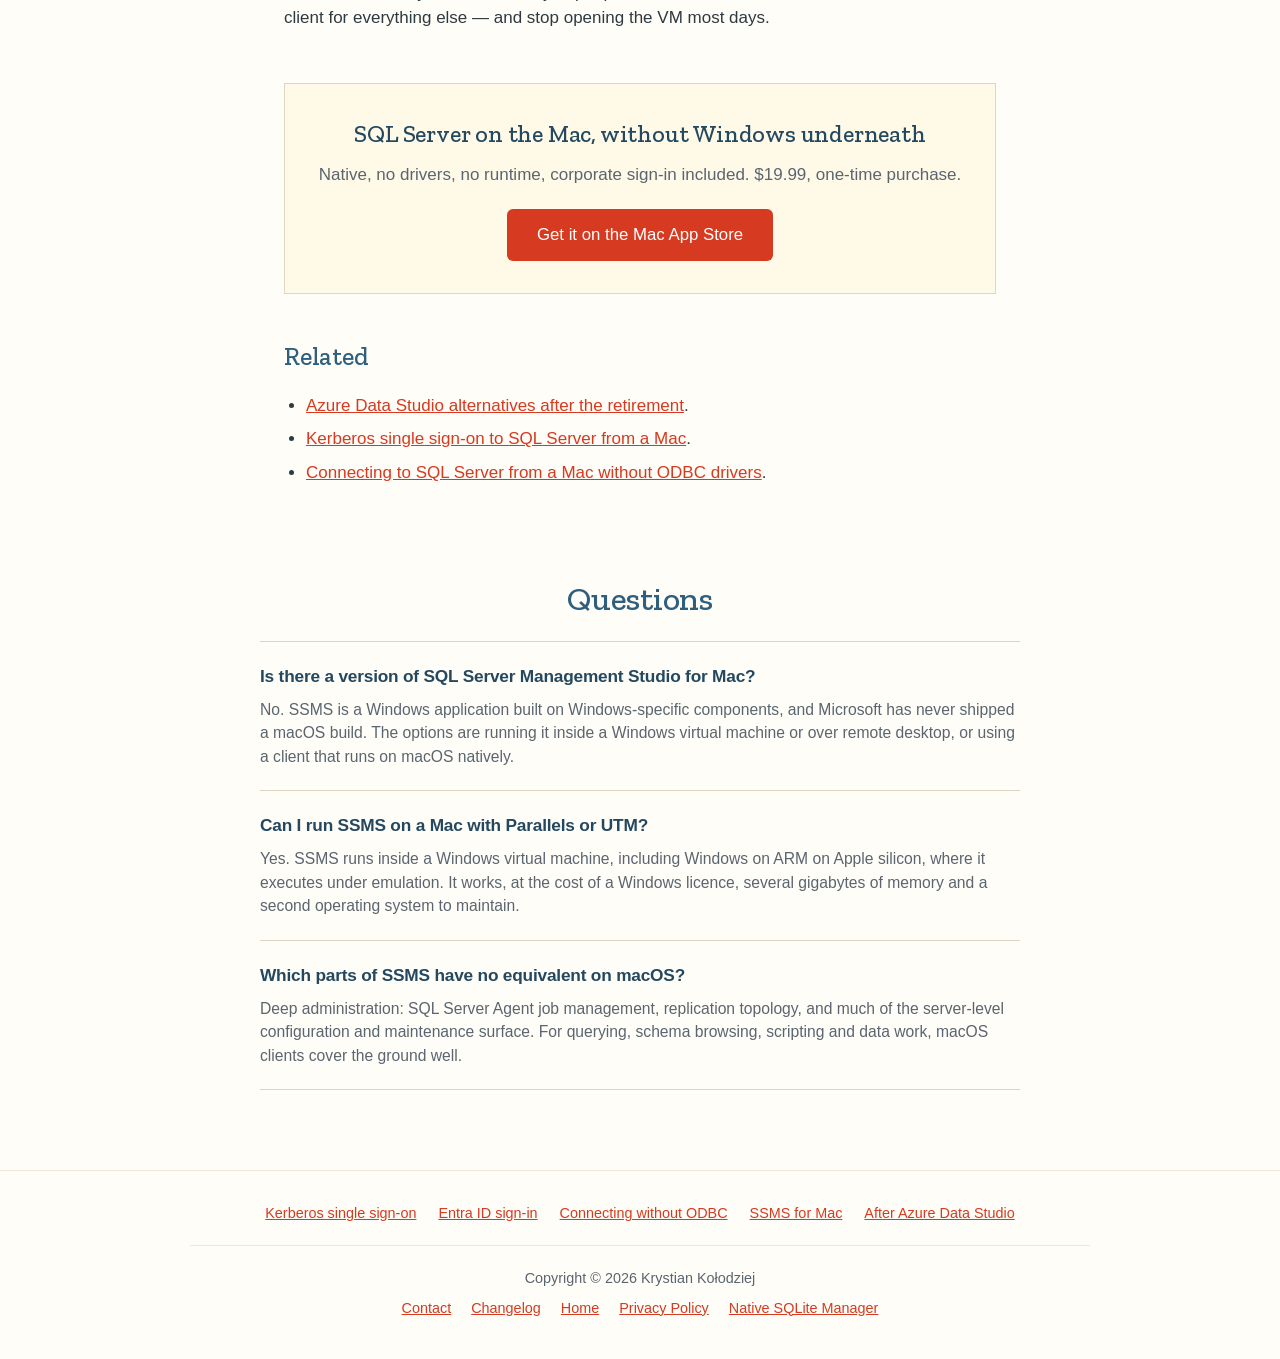
<file: ssms-for-mac/index.html>
<!DOCTYPE html>
<html lang="en">
<head>
<meta charset="utf-8">
<meta name="viewport" content="width=device-width, initial-scale=1">
<title>SSMS for Mac — what to use instead of Management Studio</title>
<meta name="description" content="SQL Server Management Studio is Windows-only. What your options actually are on macOS in 2026, and which parts of SSMS still have no substitute.">
<meta name="robots" content="index, follow">
<link rel="canonical" href="https://nssm.kbksoftware.com/ssms-for-mac/">
<link rel="preload" href="../assets/fonts/zilla-slab-500.woff2" as="font" type="font/woff2" crossorigin>
<link rel="preload" href="../assets/fonts/zilla-slab-600.woff2" as="font" type="font/woff2" crossorigin>
<link rel="stylesheet" href="../assets/site.css">
<script src="../assets/site.js" defer></script>
<link rel="icon" type="image/png" sizes="64x64" href="../assets/favicon-64.png">
<link rel="apple-touch-icon" href="../assets/apple-touch-icon.png">

<meta property="og:type" content="article">
<meta property="og:site_name" content="Native SQL Server Manager">
<meta property="og:title" content="SSMS for Mac — how to work with SQL Server when Management Studio will not run">
<meta property="og:description" content="There is no Mac build of SSMS and there never has been. Here is what the alternatives give you, and what they give up.">
<meta property="og:url" content="https://nssm.kbksoftware.com/ssms-for-mac/">
<meta property="og:image" content="https://nssm.kbksoftware.com/assets/og-image.png">
<meta property="og:image:width" content="1200">
<meta property="og:image:height" content="630">
<meta property="og:image:alt" content="Native SQL Server Manager on macOS: objects explorer, T-SQL editor and results grid">
<meta name="twitter:card" content="summary_large_image">
<meta name="twitter:title" content="SSMS for Mac — the honest options">
<meta name="twitter:description" content="There is no Mac build of SSMS and there never has been. Here is what the alternatives give you, and what they give up.">
<meta name="twitter:image" content="https://nssm.kbksoftware.com/assets/og-image.png">

<script type="application/ld+json">
{
  "@context": "https://schema.org",
  "@type": "BreadcrumbList",
  "itemListElement": [
    { "@type": "ListItem", "position": 1, "name": "Home", "item": "https://nssm.kbksoftware.com/" },
    { "@type": "ListItem", "position": 2, "name": "SSMS for Mac", "item": "https://nssm.kbksoftware.com/ssms-for-mac/" }
  ]
}
</script>

<script type="application/ld+json">
{
  "@context": "https://schema.org",
  "@type": "FAQPage",
  "mainEntity": [
    {
      "@type": "Question",
      "name": "Is there a version of SQL Server Management Studio for Mac?",
      "acceptedAnswer": {
        "@type": "Answer",
        "text": "No. SSMS is a Windows application built on Windows-specific components, and Microsoft has never shipped a macOS build. The options are running it inside a Windows virtual machine or over remote desktop, or using a client that runs on macOS natively."
      }
    },
    {
      "@type": "Question",
      "name": "Can I run SSMS on a Mac with Parallels or UTM?",
      "acceptedAnswer": {
        "@type": "Answer",
        "text": "Yes. SSMS runs inside a Windows virtual machine, including Windows on ARM on Apple silicon, where it executes under emulation. It works, at the cost of a Windows licence, several gigabytes of memory and a second operating system to maintain."
      }
    },
    {
      "@type": "Question",
      "name": "Which parts of SSMS have no equivalent on macOS?",
      "acceptedAnswer": {
        "@type": "Answer",
        "text": "Deep administration: SQL Server Agent job management, replication topology, and much of the server-level configuration and maintenance surface. For querying, schema browsing, scripting and data work, macOS clients cover the ground well."
      }
    }
  ]
}
</script>
</head>
<body>

<header>
  <div class="header-inner">
    <a class="logo-link" href="/">
      <svg class="logo-mark" viewBox="0 0 600 650" aria-hidden="true">
        <ellipse class="logo-mark-shadow" cx="295" cy="635" rx="130" ry="12" />
        <path class="logo-mark-path" d="M237.977 604C234.86 604 231.697 603.358 228.764 602.073C219.642 598.036 214.141 588.584 215.195 578.674C228.58 452.551 35.2309 401.946 33.2599 401.487C25.2839 399.468 18.9581 393.274 16.8036 385.337C14.6492 377.4 16.8953 368.866 22.7168 363.039C32.2055 353.542 258.284 129.145 541.936 5.91139C549.867 2.47041 558.851 3.75502 565.544 9.12295C572.19 14.5368 575.261 23.208 573.52 31.5582C519.154 295.092 265.939 584.134 255.213 596.292C250.675 601.293 244.349 604 237.977 604Z" />
      </svg>
      <span class="logo-name">Native SQL Server Manager</span>
    </a>
    <nav class="site-nav" aria-label="Main">
      <a href="/#features">Features</a>
      <a href="/#screenshots">Screenshots</a>
      <a href="/#pricing">Pricing</a>
      <a href="/#faq">FAQ</a>
    </nav>
  </div>
</header>

<p class="breadcrumb"><a href="/">Home</a> › SSMS for Mac</p>

<main class="article">
  <h1>SSMS for Mac: what to use when Management Studio will not run</h1>
  <p class="standfirst">
    There is no Mac build of SQL Server Management Studio, there never has been, and Microsoft has
    given no sign of making one. That is the short answer. The useful answer is about which parts of
    SSMS you actually use.
  </p>

  <h2>Why SSMS cannot simply be ported</h2>
  <p>
    SSMS is a Windows desktop application built on Windows-specific foundations — the Visual Studio
    shell, Windows UI frameworks, COM components. It is not a thin layer over a database protocol
    that could be recompiled elsewhere. Running it on a Mac means running Windows: a virtual machine
    under Parallels, VMware or UTM, or a remote desktop session to a machine that has it.
  </p>
  <p>
    That works. On Apple silicon it means Windows on ARM with SSMS executing under emulation, which
    is slower than it sounds like it should be, plus a Windows licence, several gigabytes of memory
    and a second operating system to patch. For occasional administration this is a fair trade. For
    writing queries every day it is a heavy one.
  </p>

  <h2>Splitting SSMS into the parts you use</h2>
  <p>
    SSMS is really several tools sharing a window. Deciding what you need on macOS gets much easier
    once they are separated:
  </p>
  <table>
    <tr><th>What you do in SSMS</th><th>On macOS</th></tr>
    <tr>
      <td>Write and run T-SQL, read results, export them</td>
      <td>Fully covered by macOS clients</td>
    </tr>
    <tr>
      <td>Browse the object tree, script objects, read properties</td>
      <td>Covered, with real differences in depth between tools</td>
    </tr>
    <tr>
      <td>Edit data in a grid, copy rows as INSERT statements, import CSV</td>
      <td>Covered</td>
    </tr>
    <tr>
      <td>Read graphical execution plans</td>
      <td>Covered by some tools, this one included</td>
    </tr>
    <tr>
      <td>SQL Server Agent jobs, replication, deep server configuration</td>
      <td>Not covered — this is where the VM stays</td>
    </tr>
  </table>
  <p>
    Most people asking for “SSMS on a Mac” are describing the first three rows. If that is you, a
    virtual machine is a large price for something a native application already does.
  </p>

  <h2>The realistic options in 2026</h2>
  <p>
    One thing changed recently and is worth stating plainly: <strong>Azure Data Studio was retired on
    28 February 2026</strong>. It was the standard recommendation in almost every older article on
    this subject, and it is no longer maintained. Advice written before 2026 that opens with “install
    Azure Data Studio” should be read with that in mind.
  </p>
  <ul>
    <li>
      <strong>VS Code with the MSSQL extension</strong> — Microsoft’s supported cross-platform path
      and the natural landing place for former Azure Data Studio users. An Electron application, with
      administration shallower than SSMS.
    </li>
    <li>
      <strong>DBeaver</strong> — free, open source, covers many engines; runs on Java and reaches
      SQL Server through a JDBC driver like every other engine it supports.
    </li>
    <li>
      <strong>TablePlus</strong> — native and quick, built around many engines rather than one.
    </li>
    <li>
      <strong>A Windows VM</strong> — the only complete answer, if what you need is the last row of
      the table above.
    </li>
    <li>
      <strong>Native SQL Server Manager</strong> — one engine, one platform: written in Swift and
      AppKit, speaking the SQL Server wire protocol directly.
    </li>
  </ul>

  <h2>What a SQL Server-only Mac client can do that a general one cannot</h2>
  <p>
    Building for a single engine removes the need to find the common denominator across ten of them.
    In practice that shows up as:
  </p>
  <ul>
    <li>
      <strong>Sign-in that matches a corporate environment.</strong> SQL logins, Microsoft
      Entra&nbsp;ID, <a href="/windows-authentication-kerberos/">Kerberos single sign-on</a> with no
      password at all, and NTLM.
    </li>
    <li>
      <strong>A tree that goes all the way down.</strong> Every database on the server, expanded when
      you ask for it: tables, views, procedures, functions, triggers, DDL triggers, synonyms,
      sequences, user-defined types and assemblies — down to keys, constraints, indexes, dependent
      views and routine parameters.
    </li>
    <li>
      <strong>Scripting like SSMS.</strong> CREATE and DROP for any object, SELECT, INSERT, UPDATE
      and DELETE for tables, CREATE, ALTER or CREATE OR ALTER for routines — into the editor, a new
      tab or the clipboard, with a filled-in parameters form for executing procedures and functions.
    </li>
    <li>
      <strong>Values rendered the way SSMS renders them.</strong> Dates, times and offsets without
      silent time-zone shifts; binary, rowversion and geography left untouched until you ask for hex
      or a preview. If you have ever compared a result on a Mac against the same query in SSMS and
      found the timestamps disagreed, this is the difference.
    </li>
    <li>
      <strong>Execution plans as diagrams.</strong> Switch on the actual execution plan and read it
      laid out the way SSMS lays it out, with relative cost per operator and warnings marked.
    </li>
    <li>
      <strong>Extended properties.</strong> A proper editor for MS_Description, so schema
      documentation does not require a different tool.
    </li>
  </ul>

  <figure>
    <a class="zoom" href="../assets/21_Main_Dark_full.webp">
      <picture>
        <source srcset="../assets/21_Main_Dark.webp" type="image/webp">
        <img src="../assets/21_Main_Dark.jpg" alt="Native SQL Server Manager in dark mode: objects explorer on the left, a T-SQL editor with two queries, and results grids below" width="1600" height="1000" loading="lazy" decoding="async">
      </picture>
    </a>
    <figcaption>The parts of SSMS most people use daily, in an application that belongs on macOS.</figcaption>
  </figure>

  <h2>What it does not replace</h2>
  <p>
    It is worth being clear: Agent job management, replication and the deeper server administration
    surface are not here. If those are your working day, keep SSMS in a VM and use it for what only
    it can do. Plenty of people run both — the VM for administration, a native client for everything
    else — and stop opening the VM most days.
  </p>
  <div class="cta-band">
    <h2>SQL Server on the Mac, without Windows underneath</h2>
    <p>Native, no drivers, no runtime, corporate sign-in included. $19.99, one-time purchase.</p>
    <a class="buy-button" href="https://apps.apple.com/app/id6775192660">Get it on the Mac App Store</a>
  </div>

  <h2>Related</h2>
  <ul>
    <li><a href="/azure-data-studio-alternative-mac/">Azure Data Studio alternatives after the retirement</a>.</li>
    <li><a href="/windows-authentication-kerberos/">Kerberos single sign-on to SQL Server from a Mac</a>.</li>
    <li><a href="/connect-without-odbc/">Connecting to SQL Server from a Mac without ODBC drivers</a>.</li>
  </ul>
</main>

<section class="section faq narrow">
  <h2>Questions</h2>

  <div class="qa">
    <h3>Is there a version of SQL Server Management Studio for Mac?</h3>
    <p>No. SSMS is a Windows application built on Windows-specific components, and Microsoft has never shipped a macOS build. The options are running it inside a Windows virtual machine or over remote desktop, or using a client that runs on macOS natively.</p>
  </div>

  <div class="qa">
    <h3>Can I run SSMS on a Mac with Parallels or UTM?</h3>
    <p>Yes. SSMS runs inside a Windows virtual machine, including Windows on ARM on Apple silicon, where it executes under emulation. It works, at the cost of a Windows licence, several gigabytes of memory and a second operating system to maintain.</p>
  </div>

  <div class="qa">
    <h3>Which parts of SSMS have no equivalent on macOS?</h3>
    <p>Deep administration: SQL Server Agent job management, replication topology, and much of the server-level configuration and maintenance surface. For querying, schema browsing, scripting and data work, macOS clients cover the ground well.</p>
  </div>

</section>


<footer>
  <nav class="footer-guides" aria-label="Guides">
    <a href="/windows-authentication-kerberos/">Kerberos single sign-on</a>
    <a href="/entra-id-sql-server-mac/">Entra ID sign-in</a>
    <a href="/connect-without-odbc/">Connecting without ODBC</a>
    <a href="/ssms-for-mac/">SSMS for Mac</a>
    <a href="/azure-data-studio-alternative-mac/">After Azure Data Studio</a>
  </nav>
  <div>Copyright © 2026 Krystian Kołodziej</div>
  <nav aria-label="Secondary">
    <a href="mailto:krystiankolodziej@gmail.com?Subject=Native%20SQL%20Server%20Manager">Contact</a>
    <a href="/changelog/">Changelog</a>
    <a href="/">Home</a>
    <a href="/privacy-policy.html">Privacy Policy</a>
    <a href="https://nsm.kbksoftware.com">Native SQLite Manager</a>
  </nav>
</footer>

</body>
</html>
</file>
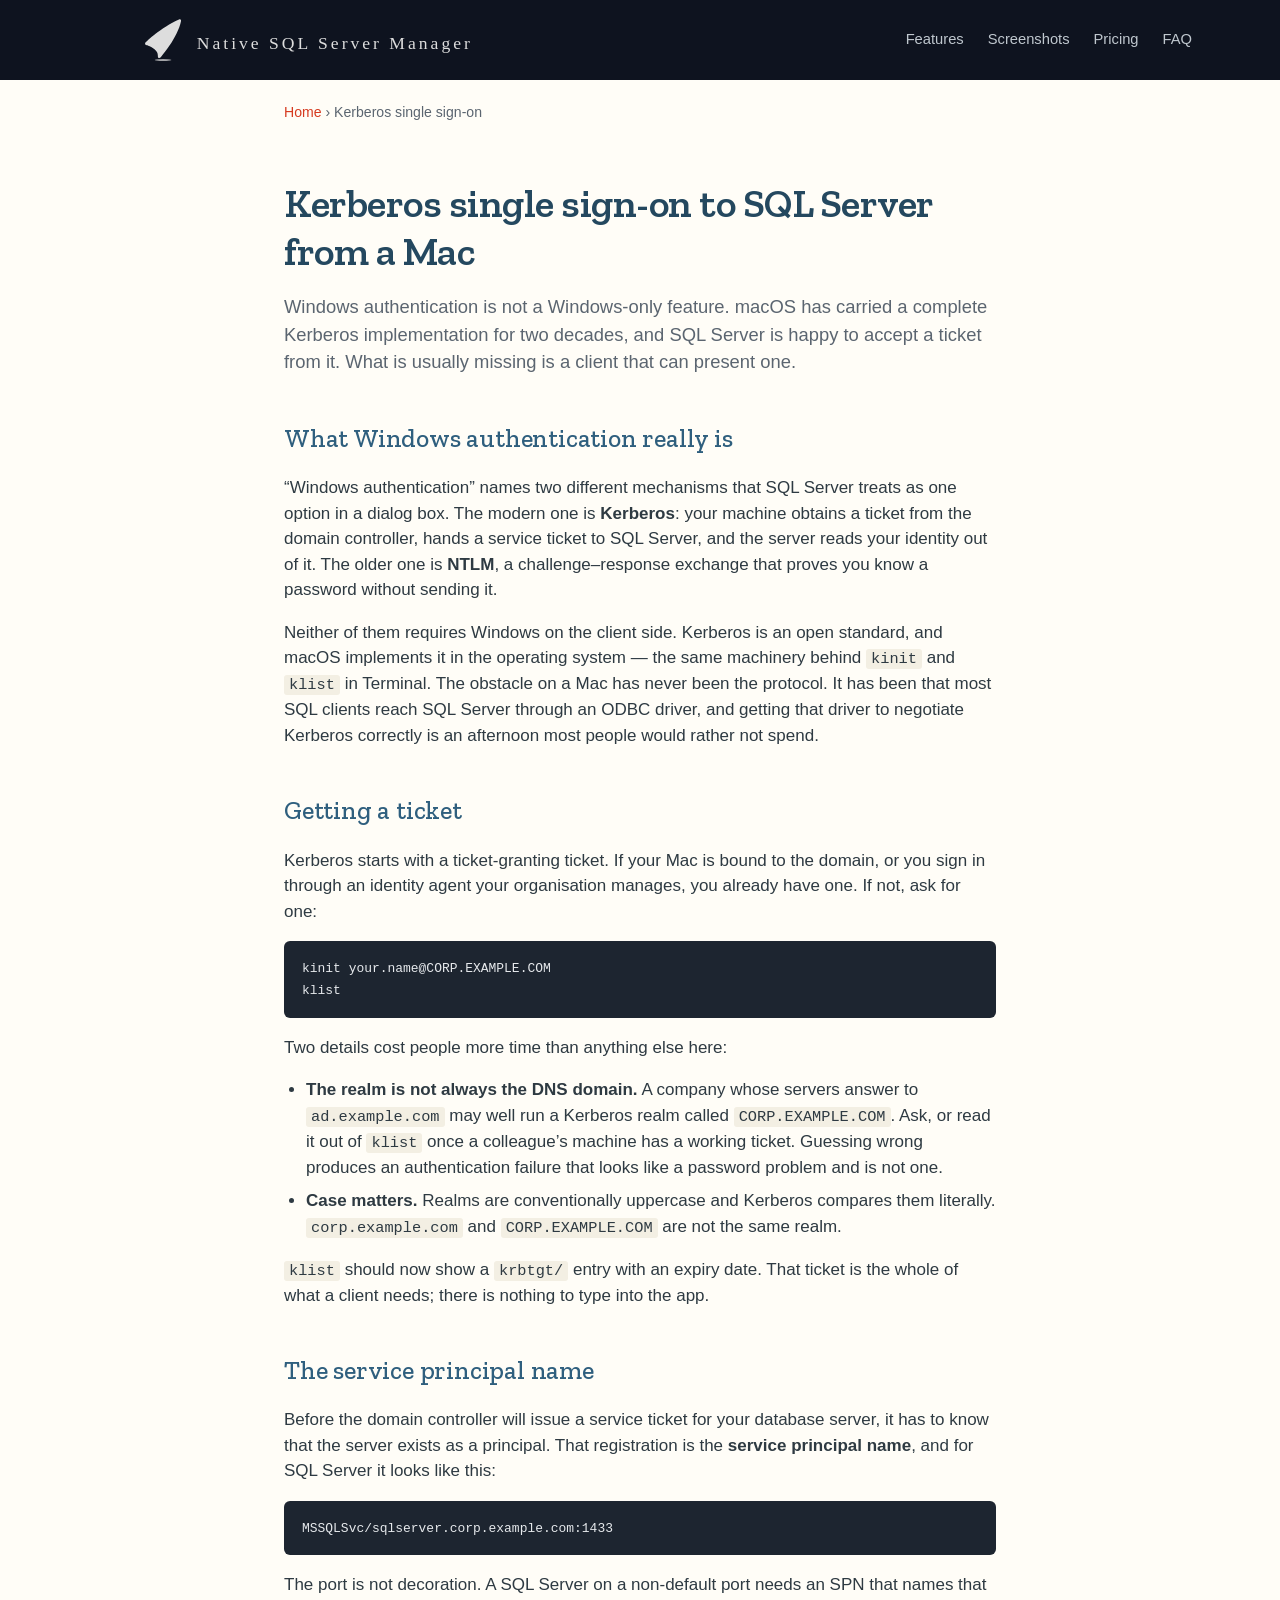
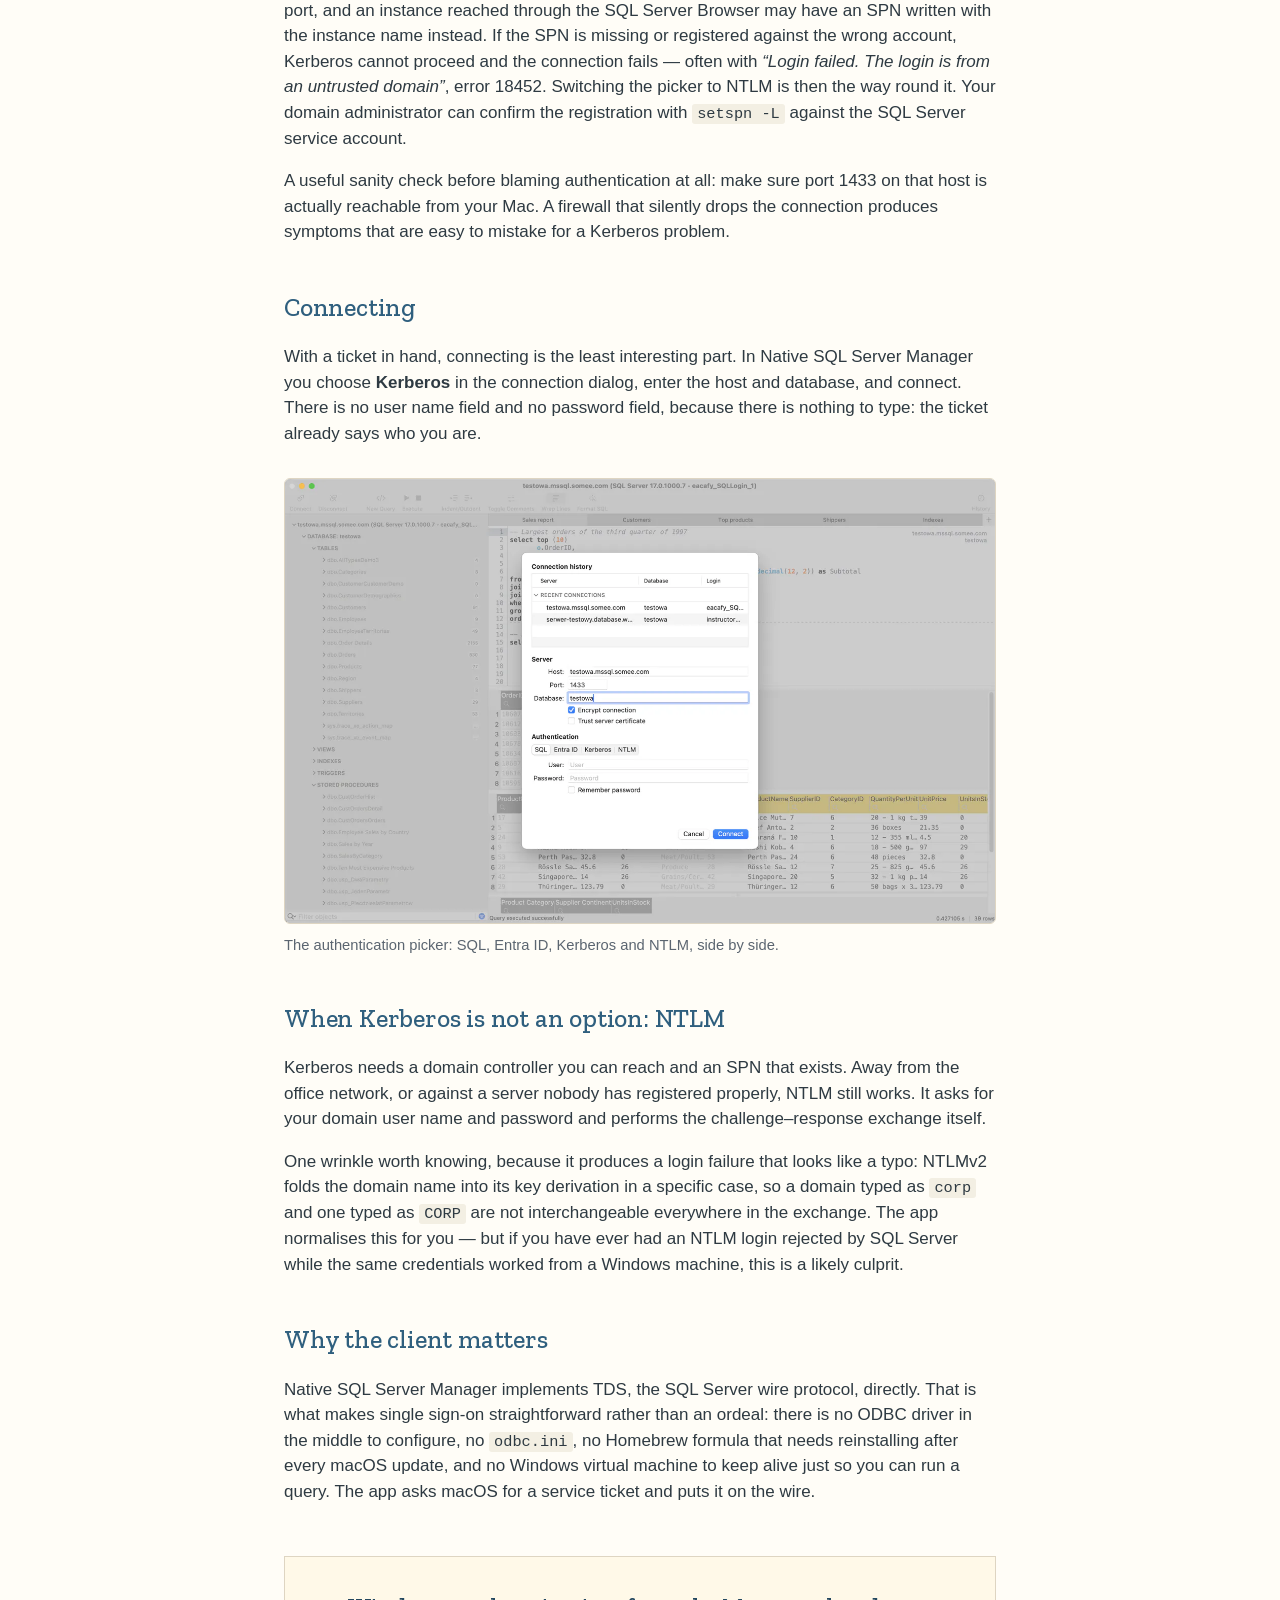
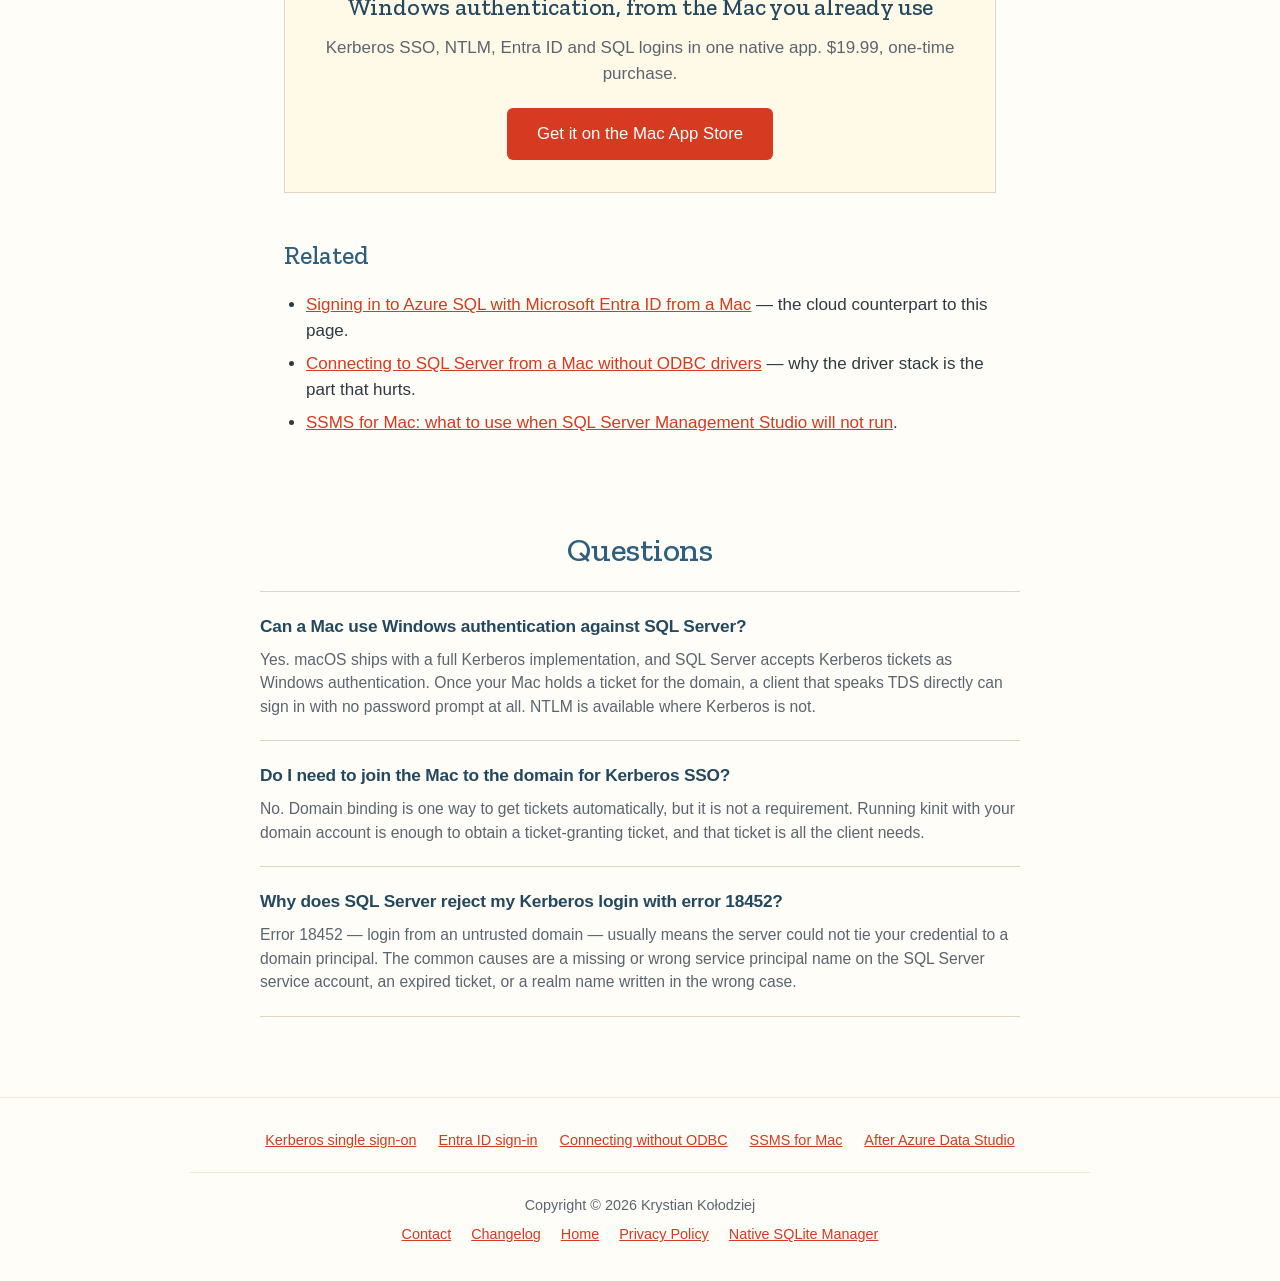
<file: windows-authentication-kerberos/index.html>
<!DOCTYPE html>
<html lang="en">
<head>
<meta charset="utf-8">
<meta name="viewport" content="width=device-width, initial-scale=1">
<title>Kerberos SSO to SQL Server from a Mac — without a VM</title>
<meta name="description" content="Windows authentication from macOS: Kerberos tickets, service principal names, realms and the NTLM alternative — no ODBC driver and no Windows virtual machine.">
<meta name="robots" content="index, follow">
<link rel="canonical" href="https://nssm.kbksoftware.com/windows-authentication-kerberos/">
<link rel="preload" href="../assets/fonts/zilla-slab-500.woff2" as="font" type="font/woff2" crossorigin>
<link rel="preload" href="../assets/fonts/zilla-slab-600.woff2" as="font" type="font/woff2" crossorigin>
<link rel="stylesheet" href="../assets/site.css">
<script src="../assets/site.js" defer></script>
<link rel="icon" type="image/png" sizes="64x64" href="../assets/favicon-64.png">
<link rel="apple-touch-icon" href="../assets/apple-touch-icon.png">

<meta property="og:type" content="article">
<meta property="og:site_name" content="Native SQL Server Manager">
<meta property="og:title" content="Kerberos SSO to SQL Server from a Mac — Windows authentication without a VM">
<meta property="og:description" content="Tickets, SPNs, realms and the NTLM fallback: how Windows authentication actually works when the client is a Mac.">
<meta property="og:url" content="https://nssm.kbksoftware.com/windows-authentication-kerberos/">
<meta property="og:image" content="https://nssm.kbksoftware.com/assets/og-image.png">
<meta property="og:image:width" content="1200">
<meta property="og:image:height" content="630">
<meta property="og:image:alt" content="Native SQL Server Manager on macOS: objects explorer, T-SQL editor and results grid">
<meta name="twitter:card" content="summary_large_image">
<meta name="twitter:title" content="Kerberos SSO to SQL Server from a Mac">
<meta name="twitter:description" content="Tickets, SPNs, realms and the NTLM fallback: how Windows authentication actually works when the client is a Mac.">
<meta name="twitter:image" content="https://nssm.kbksoftware.com/assets/og-image.png">

<script type="application/ld+json">
{
  "@context": "https://schema.org",
  "@type": "BreadcrumbList",
  "itemListElement": [
    { "@type": "ListItem", "position": 1, "name": "Home", "item": "https://nssm.kbksoftware.com/" },
    { "@type": "ListItem", "position": 2, "name": "Kerberos single sign-on", "item": "https://nssm.kbksoftware.com/windows-authentication-kerberos/" }
  ]
}
</script>

<script type="application/ld+json">
{
  "@context": "https://schema.org",
  "@type": "FAQPage",
  "mainEntity": [
    {
      "@type": "Question",
      "name": "Can a Mac use Windows authentication against SQL Server?",
      "acceptedAnswer": {
        "@type": "Answer",
        "text": "Yes. macOS ships with a full Kerberos implementation, and SQL Server accepts Kerberos tickets as Windows authentication. Once your Mac holds a ticket for the domain, a client that speaks TDS directly can sign in with no password prompt at all. NTLM is available where Kerberos is not."
      }
    },
    {
      "@type": "Question",
      "name": "Do I need to join the Mac to the domain for Kerberos SSO?",
      "acceptedAnswer": {
        "@type": "Answer",
        "text": "No. Domain binding is one way to get tickets automatically, but it is not a requirement. Running kinit with your domain account is enough to obtain a ticket-granting ticket, and that ticket is all the client needs."
      }
    },
    {
      "@type": "Question",
      "name": "Why does SQL Server reject my Kerberos login with error 18452?",
      "acceptedAnswer": {
        "@type": "Answer",
        "text": "Error 18452 — login from an untrusted domain — usually means the server could not tie your credential to a domain principal. The common causes are a missing or wrong service principal name on the SQL Server service account, an expired ticket, or a realm name written in the wrong case."
      }
    }
  ]
}
</script>
</head>
<body>

<header>
  <div class="header-inner">
    <a class="logo-link" href="/">
      <svg class="logo-mark" viewBox="0 0 600 650" aria-hidden="true">
        <ellipse class="logo-mark-shadow" cx="295" cy="635" rx="130" ry="12" />
        <path class="logo-mark-path" d="M237.977 604C234.86 604 231.697 603.358 228.764 602.073C219.642 598.036 214.141 588.584 215.195 578.674C228.58 452.551 35.2309 401.946 33.2599 401.487C25.2839 399.468 18.9581 393.274 16.8036 385.337C14.6492 377.4 16.8953 368.866 22.7168 363.039C32.2055 353.542 258.284 129.145 541.936 5.91139C549.867 2.47041 558.851 3.75502 565.544 9.12295C572.19 14.5368 575.261 23.208 573.52 31.5582C519.154 295.092 265.939 584.134 255.213 596.292C250.675 601.293 244.349 604 237.977 604Z" />
      </svg>
      <span class="logo-name">Native SQL Server Manager</span>
    </a>
    <nav class="site-nav" aria-label="Main">
      <a href="/#features">Features</a>
      <a href="/#screenshots">Screenshots</a>
      <a href="/#pricing">Pricing</a>
      <a href="/#faq">FAQ</a>
    </nav>
  </div>
</header>

<p class="breadcrumb"><a href="/">Home</a> › Kerberos single sign-on</p>

<main class="article">
  <h1>Kerberos single sign-on to SQL Server from a Mac</h1>
  <p class="standfirst">
    Windows authentication is not a Windows-only feature. macOS has carried a complete Kerberos
    implementation for two decades, and SQL Server is happy to accept a ticket from it. What is
    usually missing is a client that can present one.
  </p>

  <h2>What Windows authentication really is</h2>
  <p>
    “Windows authentication” names two different mechanisms that SQL Server treats as one option in a
    dialog box. The modern one is <strong>Kerberos</strong>: your machine obtains a ticket from the
    domain controller, hands a service ticket to SQL Server, and the server reads your identity out of
    it. The older one is <strong>NTLM</strong>, a challenge–response exchange that proves you know a
    password without sending it.
  </p>
  <p>
    Neither of them requires Windows on the client side. Kerberos is an open standard, and macOS
    implements it in the operating system — the same machinery behind <code>kinit</code> and
    <code>klist</code> in Terminal. The obstacle on a Mac has never been the protocol. It has been
    that most SQL clients reach SQL Server through an ODBC driver, and getting that driver to
    negotiate Kerberos correctly is an afternoon most people would rather not spend.
  </p>

  <h2>Getting a ticket</h2>
  <p>
    Kerberos starts with a ticket-granting ticket. If your Mac is bound to the domain, or you sign in
    through an identity agent your organisation manages, you already have one. If not, ask for one:
  </p>
<pre><code>kinit your.name@CORP.EXAMPLE.COM
klist</code></pre>
  <p>
    Two details cost people more time than anything else here:
  </p>
  <ul>
    <li>
      <strong>The realm is not always the DNS domain.</strong> A company whose servers answer to
      <code>ad.example.com</code> may well run a Kerberos realm called
      <code>CORP.EXAMPLE.COM</code>. Ask, or read it out of <code>klist</code> once a colleague’s
      machine has a working ticket. Guessing wrong produces an authentication failure that looks like
      a password problem and is not one.
    </li>
    <li>
      <strong>Case matters.</strong> Realms are conventionally uppercase and Kerberos compares them
      literally. <code>corp.example.com</code> and <code>CORP.EXAMPLE.COM</code> are not the same
      realm.
    </li>
  </ul>
  <p>
    <code>klist</code> should now show a <code>krbtgt/</code> entry with an expiry date. That ticket
    is the whole of what a client needs; there is nothing to type into the app.
  </p>

  <h2>The service principal name</h2>
  <p>
    Before the domain controller will issue a service ticket for your database server, it has to know
    that the server exists as a principal. That registration is the
    <strong>service principal name</strong>, and for SQL Server it looks like this:
  </p>
<pre><code>MSSQLSvc/sqlserver.corp.example.com:1433</code></pre>
  <p>
    The port is not decoration. A SQL Server on a non-default port needs an SPN that names that port,
    and an instance reached through the SQL Server Browser may have an SPN written with the instance
    name instead. If the SPN is missing or registered against the wrong account, Kerberos cannot
    proceed and the connection fails — often with
    <em>“Login failed. The login is from an untrusted domain”</em>, error 18452. Switching the picker
    to NTLM is then the way round it. Your domain
    administrator can confirm the registration with <code>setspn -L</code> against the SQL Server
    service account.
  </p>
  <p>
    A useful sanity check before blaming authentication at all: make sure port 1433 on that host is
    actually reachable from your Mac. A firewall that silently drops the connection produces symptoms
    that are easy to mistake for a Kerberos problem.
  </p>

  <h2>Connecting</h2>
  <p>
    With a ticket in hand, connecting is the least interesting part. In Native SQL Server Manager you
    choose <strong>Kerberos</strong> in the connection dialog, enter the host and database, and
    connect. There is no user name field and no password field, because there is nothing to type:
    the ticket already says who you are.
  </p>

  <figure>
    <a class="zoom" href="../assets/02_ConnectSQLAuthentication_Light_full.webp">
      <picture>
        <source srcset="../assets/02_ConnectSQLAuthentication_Light.webp" type="image/webp">
        <img src="../assets/02_ConnectSQLAuthentication_Light.jpg" alt="Connection dialog with the authentication picker showing SQL, Entra ID, Kerberos and NTLM options" width="1400" height="875" loading="lazy" decoding="async">
      </picture>
    </a>
    <figcaption>The authentication picker: SQL, Entra&nbsp;ID, Kerberos and NTLM, side by side.</figcaption>
  </figure>

  <h2>When Kerberos is not an option: NTLM</h2>
  <p>
    Kerberos needs a domain controller you can reach and an SPN that exists. Away from the office
    network, or against a server nobody has registered properly, NTLM still works. It asks for your
    domain user name and password and performs the challenge–response exchange itself.
  </p>
  <p>
    One wrinkle worth knowing, because it produces a login failure that looks like a typo: NTLMv2
    folds the domain name into its key derivation in a specific case, so a domain typed as
    <code>corp</code> and one typed as <code>CORP</code> are not interchangeable everywhere in the
    exchange. The app normalises this for you — but if you have ever had an NTLM login rejected by
    SQL Server while the same credentials worked from a Windows machine, this is a likely culprit.
  </p>

  <h2>Why the client matters</h2>
  <p>
    Native SQL Server Manager implements TDS, the SQL Server wire protocol, directly. That is what
    makes single sign-on straightforward rather than an ordeal: there is no ODBC driver in the middle
    to configure, no <code>odbc.ini</code>, no Homebrew formula that needs reinstalling after every
    macOS update, and no Windows virtual machine to keep alive just so you can run a query. The app
    asks macOS for a service ticket and puts it on the wire.
  </p>
  <div class="cta-band">
    <h2>Windows authentication, from the Mac you already use</h2>
    <p>Kerberos SSO, NTLM, Entra&nbsp;ID and SQL logins in one native app. $19.99, one-time purchase.</p>
    <a class="buy-button" href="https://apps.apple.com/app/id6775192660">Get it on the Mac App Store</a>
  </div>

  <h2>Related</h2>
  <ul>
    <li><a href="/entra-id-sql-server-mac/">Signing in to Azure SQL with Microsoft Entra ID from a Mac</a> — the cloud counterpart to this page.</li>
    <li><a href="/connect-without-odbc/">Connecting to SQL Server from a Mac without ODBC drivers</a> — why the driver stack is the part that hurts.</li>
    <li><a href="/ssms-for-mac/">SSMS for Mac: what to use when SQL Server Management Studio will not run</a>.</li>
  </ul>
</main>

<section class="section faq narrow">
  <h2>Questions</h2>

  <div class="qa">
    <h3>Can a Mac use Windows authentication against SQL Server?</h3>
    <p>Yes. macOS ships with a full Kerberos implementation, and SQL Server accepts Kerberos tickets as Windows authentication. Once your Mac holds a ticket for the domain, a client that speaks TDS directly can sign in with no password prompt at all. NTLM is available where Kerberos is not.</p>
  </div>

  <div class="qa">
    <h3>Do I need to join the Mac to the domain for Kerberos SSO?</h3>
    <p>No. Domain binding is one way to get tickets automatically, but it is not a requirement. Running kinit with your domain account is enough to obtain a ticket-granting ticket, and that ticket is all the client needs.</p>
  </div>

  <div class="qa">
    <h3>Why does SQL Server reject my Kerberos login with error 18452?</h3>
    <p>Error 18452 — login from an untrusted domain — usually means the server could not tie your credential to a domain principal. The common causes are a missing or wrong service principal name on the SQL Server service account, an expired ticket, or a realm name written in the wrong case.</p>
  </div>

</section>


<footer>
  <nav class="footer-guides" aria-label="Guides">
    <a href="/windows-authentication-kerberos/">Kerberos single sign-on</a>
    <a href="/entra-id-sql-server-mac/">Entra ID sign-in</a>
    <a href="/connect-without-odbc/">Connecting without ODBC</a>
    <a href="/ssms-for-mac/">SSMS for Mac</a>
    <a href="/azure-data-studio-alternative-mac/">After Azure Data Studio</a>
  </nav>
  <div>Copyright © 2026 Krystian Kołodziej</div>
  <nav aria-label="Secondary">
    <a href="mailto:krystiankolodziej@gmail.com?Subject=Native%20SQL%20Server%20Manager">Contact</a>
    <a href="/changelog/">Changelog</a>
    <a href="/">Home</a>
    <a href="/privacy-policy.html">Privacy Policy</a>
    <a href="https://nsm.kbksoftware.com">Native SQLite Manager</a>
  </nav>
</footer>

</body>
</html>
</file>
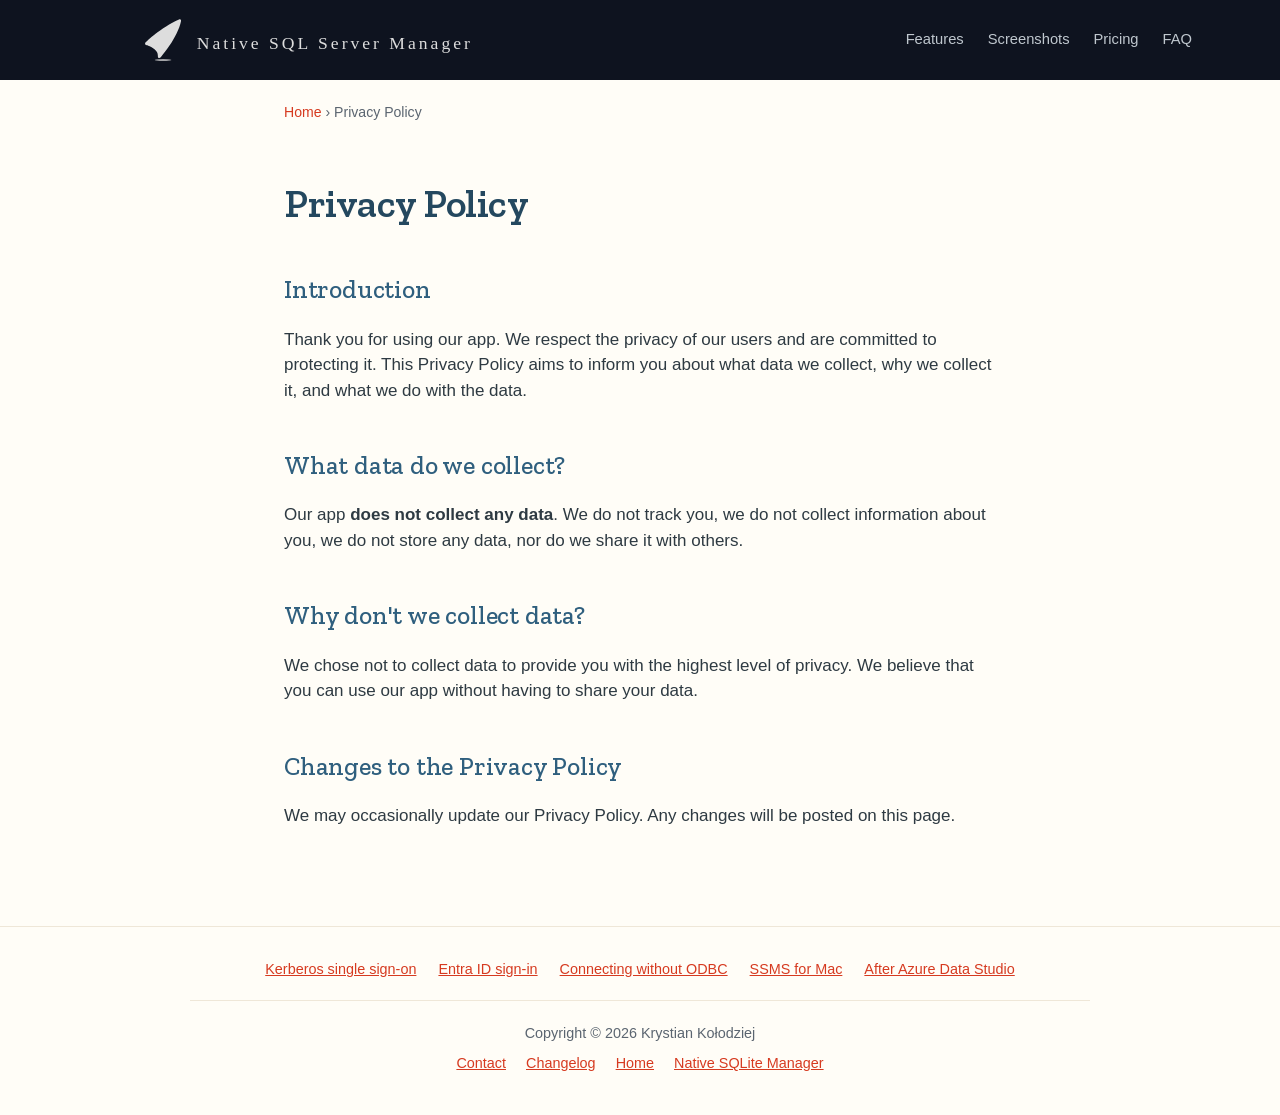
<file: privacy-policy.html>
<!DOCTYPE html>
<html lang="en">
<head>
<meta charset="utf-8">
<meta name="viewport" content="width=device-width, initial-scale=1">
<title>Privacy Policy — Native SQL Server Manager</title>
<meta name="description" content="Privacy Policy of Native SQL Server Manager for macOS: no telemetry, no analytics, no account, and no data collected about you or the databases you connect to.">
<meta name="robots" content="index, follow">
<link rel="canonical" href="https://nssm.kbksoftware.com/privacy-policy.html">
<link rel="preload" href="assets/fonts/zilla-slab-500.woff2" as="font" type="font/woff2" crossorigin>
<link rel="preload" href="assets/fonts/zilla-slab-600.woff2" as="font" type="font/woff2" crossorigin>
<link rel="stylesheet" href="assets/site.css">
<script src="assets/site.js" defer></script>
<link rel="icon" type="image/png" sizes="64x64" href="assets/favicon-64.png">
<link rel="apple-touch-icon" href="assets/apple-touch-icon.png">

<meta property="og:type" content="article">
<meta property="og:site_name" content="Native SQL Server Manager">
<meta property="og:title" content="Privacy Policy — Native SQL Server Manager">
<meta property="og:description" content="No telemetry, no analytics, no account to create, and no data collected about you or the databases you connect to.">
<meta property="og:url" content="https://nssm.kbksoftware.com/privacy-policy.html">
<meta property="og:image" content="https://nssm.kbksoftware.com/assets/og-image.png">
<meta property="og:image:width" content="1200">
<meta property="og:image:height" content="630">
<meta property="og:image:alt" content="Native SQL Server Manager on macOS: objects explorer, T-SQL editor and results grid">
<meta name="twitter:card" content="summary_large_image">
<meta name="twitter:title" content="Privacy Policy — Native SQL Server Manager">
<meta name="twitter:description" content="No telemetry, no analytics, no account to create, and no data collected about you or the databases you connect to.">
<meta name="twitter:image" content="https://nssm.kbksoftware.com/assets/og-image.png">

<script type="application/ld+json">
{
  "@context": "https://schema.org",
  "@type": "BreadcrumbList",
  "itemListElement": [
    { "@type": "ListItem", "position": 1, "name": "Home", "item": "https://nssm.kbksoftware.com/" },
    { "@type": "ListItem", "position": 2, "name": "Privacy Policy", "item": "https://nssm.kbksoftware.com/privacy-policy.html" }
  ]
}
</script>
</head>
<body>

<header>
  <div class="header-inner">
    <a class="logo-link" href="./">
      <svg class="logo-mark" viewBox="0 0 600 650" aria-hidden="true">
        <ellipse class="logo-mark-shadow" cx="295" cy="635" rx="130" ry="12" />
        <path class="logo-mark-path" d="M237.977 604C234.86 604 231.697 603.358 228.764 602.073C219.642 598.036 214.141 588.584 215.195 578.674C228.58 452.551 35.2309 401.946 33.2599 401.487C25.2839 399.468 18.9581 393.274 16.8036 385.337C14.6492 377.4 16.8953 368.866 22.7168 363.039C32.2055 353.542 258.284 129.145 541.936 5.91139C549.867 2.47041 558.851 3.75502 565.544 9.12295C572.19 14.5368 575.261 23.208 573.52 31.5582C519.154 295.092 265.939 584.134 255.213 596.292C250.675 601.293 244.349 604 237.977 604Z" />
      </svg>
      <span class="logo-name">Native SQL Server Manager</span>
    </a>
    <nav class="site-nav" aria-label="Main">
      <a href="./#features">Features</a>
      <a href="./#screenshots">Screenshots</a>
      <a href="./#pricing">Pricing</a>
      <a href="./#faq">FAQ</a>
    </nav>
  </div>
</header>

<p class="breadcrumb"><a href="./">Home</a> › Privacy Policy</p>

<main class="article">
  <h1>Privacy Policy</h1>

  <h2>Introduction</h2>
  <p>Thank you for using our app. We respect the privacy of our users and are committed to protecting it. This Privacy Policy aims to inform you about what data we collect, why we collect it, and what we do with the data.</p>

  <h2>What data do we collect?</h2>
  <p>Our app <strong>does not collect any data</strong>. We do not track you, we do not collect information about you, we do not store any data, nor do we share it with others.</p>

  <h2>Why don't we collect data?</h2>
  <p>We chose not to collect data to provide you with the highest level of privacy. We believe that you can use our app without having to share your data.</p>

  <h2>Changes to the Privacy Policy</h2>
  <p>We may occasionally update our Privacy Policy. Any changes will be posted on this page.</p>
</main>

<footer>
  <nav class="footer-guides" aria-label="Guides">
    <a href="/windows-authentication-kerberos/">Kerberos single sign-on</a>
    <a href="/entra-id-sql-server-mac/">Entra ID sign-in</a>
    <a href="/connect-without-odbc/">Connecting without ODBC</a>
    <a href="/ssms-for-mac/">SSMS for Mac</a>
    <a href="/azure-data-studio-alternative-mac/">After Azure Data Studio</a>
  </nav>
  <div>Copyright © 2026 Krystian Kołodziej</div>
  <nav aria-label="Secondary">
    <a href="mailto:krystiankolodziej@gmail.com?Subject=Native%20SQL%20Server%20Manager">Contact</a>
    <a href="/changelog/">Changelog</a>
    <a href="./">Home</a>
    <a href="https://nsm.kbksoftware.com">Native SQLite Manager</a>
  </nav>
</footer>

</body>
</html>
</file>
<file: assets/site.css>
@font-face {
  font-family: 'Zilla Slab';
  font-style: normal;
  font-weight: 500;
  font-display: block;
  src: url('fonts/zilla-slab-500.woff2') format('woff2');
}
@font-face {
  font-family: 'Zilla Slab';
  font-style: normal;
  font-weight: 600;
  font-display: block;
  src: url('fonts/zilla-slab-600.woff2') format('woff2');
}

:root {
  --ink: #2e3a42;
  --ink-soft: #5b6570;
  --steel: #2F5F7E;
  --steel-deep: #24485F;
  --yellow: #FFDA3C;
  --yellow-deep: #FFD21C;
  --red: #D63A20;
  --red-deep: #B02A12;
  --red-word: #C22D14;
  --page-bg: #FFFDF7;
  --rule: #ded5c2;
}

* { box-sizing: border-box; }

html { scroll-behavior: smooth; }

body {
  margin: 0;
  font-family: Avenir, "Avenir Next", Century Gothic, "Trebuchet MS", sans-serif;
  color: var(--ink);
  background: var(--page-bg);
  font-size: 17px;
  line-height: 1.5;
  -webkit-font-smoothing: antialiased;
}

a { color: var(--red); }
a:hover { color: var(--red-deep); }

h1, h2 {
  font-family: 'Zilla Slab', 'MuseoSlab', Rockwell, 'Trebuchet MS', serif;
  font-weight: 500;
}

header {
  width: 100%;
  background: radial-gradient(900px circle at 50% 100%, #0E131F 0%, #0E131F 57%, #0E131F 95%) 50% 100%;
}

.header-inner {
  display: flex;
  align-items: center;
  justify-content: flex-start;
  gap: 14px;
  max-width: 1152px;
  height: 80px;
  margin: 0 auto;
  padding: 0 24px 0 80px;
}

header .logo-mark {
  width: 42px;
  height: 42px;
  flex: 0 0 32px;
  overflow: visible;
}

header .logo-mark-path {
  fill: #DDDDDD;
  transform-origin: 295px 304px;
  animation: header-logo-float 3s ease-in-out infinite;
}

header .logo-mark-shadow {
  fill: rgba(222, 222, 222, 0.95);
  transform-origin: 295px 635px;
  animation: header-logo-shadow 3s ease-in-out infinite;
}

@keyframes header-logo-float {
  0%, 100% { transform: translateY(0px) rotate(0deg); }
  50% { transform: translateY(-35px) rotate(2.5deg); }
}

@keyframes header-logo-shadow {
  0%, 100% { transform: scale(1); opacity: 0.8; }
  50% { transform: scale(0.72); opacity: 0.15; }
}

header .logo-name {
  font-family: 'MuseoSlab', Rockwell, 'Trebuchet MS', serif;
  color: #DDDDDD;
  font-size: 1.1rem;
  font-weight: 300;
  letter-spacing: 3.0px;
  transform: translateY(3px);
}

header .logo-link {
  display: flex;
  align-items: center;
  gap: 14px;
  text-decoration: none;
}

header .site-nav {
  margin-left: auto;
  display: flex;
  gap: 24px;
  font-size: 0.92rem;
}

header .site-nav a {
  color: #BFC7CE;
  text-decoration: none;
  padding: 4px 0;
  border-bottom: 1px solid transparent;
}

header .site-nav a:hover {
  color: #FFFFFF;
  border-bottom-color: var(--yellow);
}

.hero {
  position: relative;
  overflow: hidden;
  padding: 64px 24px 300px 24px;
  text-align: center;
  color: var(--steel-deep);
  background: radial-gradient(900px circle at 50% 100%, #D5E5EF 0%, #A9C6D8 57%, #8EB1C7 95%) 50% 100%;
}

.hero > * {
  position: relative;
  z-index: 1;
}

.hero .texture {
  position: absolute;
  z-index: 0;
  inset: -150px;
  transform: rotate(-8deg);
  font-family: ui-monospace, "SF Mono", Menlo, Consolas, monospace;
  font-size: 14px;
  line-height: 2.7;
  white-space: pre;
  text-align: center;
  color: rgba(23, 52, 74, 0.11);
  pointer-events: none;
  user-select: none;
  -webkit-user-select: none;
  will-change: transform;
}

.hero h1 {
  margin: 0 auto;
  max-width: 900px;
  font-size: 3.2rem;
  font-weight: 600;
  line-height: 1.22;
  letter-spacing: -0.5px;
  text-shadow: 0 2px 1px rgba(15, 44, 66, 0.12), 0 4px 3px rgba(15, 44, 66, 0.06);
}

.hero .rotator {
  display: block;
  position: relative;
  height: 1.35em;
  overflow: hidden;
}

.hero .rotator span {
  position: absolute;
  left: 0;
  right: 0;
  top: 0;
  color: var(--red-word);
  opacity: 0;
  white-space: nowrap;
}

.hero .rotator span.long { font-size: 0.82em; top: 0.14em; }

#word1 { animation: word1 15s infinite; }
#word2 { animation: word2 15s infinite; }
#word3 { animation: word3 15s infinite; }
#word4 { animation: word4 15s infinite; }

@keyframes word1 {
  0%   { transform: none; opacity: 1; }
  8%   { transform: none; opacity: 1; }
  10%  { transform: translateX(-100px); opacity: 0; }
  98%  { transform: translateX(100px); opacity: 0; }
  100% { transform: none; opacity: 1; }
}
@keyframes word2 {
  0%   { opacity: 0; }
  8%   { transform: translateX(100px); opacity: 0; }
  10%  { transform: none; opacity: 1; }
  18%  { transform: none; opacity: 1; }
  20%  { transform: translateX(-100px); opacity: 0; }
  100% { transform: translateX(-100px); opacity: 0; }
}
@keyframes word3 {
  0%   { opacity: 0; }
  18%  { transform: translateX(100px); opacity: 0; }
  20%  { transform: none; opacity: 1; }
  28%  { transform: none; opacity: 1; }
  30%  { transform: translateX(-100px); opacity: 0; }
  100% { transform: translateX(-100px); opacity: 0; }
}
@keyframes word4 {
  0%   { opacity: 0; }
  28%  { transform: translateX(100px); opacity: 0; }
  36%  { transform: none; opacity: 1; }
  98%  { transform: none; opacity: 1; }
  100% { transform: translateX(-100px); opacity: 0; }
}

/* Warianty rotatora poza #word1 są treścią generowaną przez CSS: nie trafiają do DOM,
   więc H1 pozostaje jednoznaczny również dla crawlerów renderujących JavaScript. */
#word2::after { content: "developers"; }
#word3::after { content: "database administrators"; }
#word4::after { content: "those who love native apps"; }

@media (prefers-reduced-motion: reduce) {
  #word1, #word2, #word3, #word4 { animation: none; }
  #word1 { opacity: 1; }
  header .logo-mark-path,
  header .logo-mark-shadow { animation: none; }
  html { scroll-behavior: auto; }
}

.hero .appstore-badge {
  display: inline-block;
  margin-top: 44px;
  transition: transform 0.15s ease;
}

.hero .appstore-badge:hover { transform: scale(1.04); }

.hero .requires {
  margin: 14px 0 0 0;
  font-size: 0.85rem;
  color: #22414f;
}

.hero .intro {
  max-width: 640px;
  margin: 0 auto;
  padding: 52px 0 0 0;
  text-align: center;
  font-size: 1.2rem;
  color: var(--steel-deep);
}

.preview {
  max-width: 1152px;
  margin: -240px auto 0 auto;
  padding: 0 24px;
  position: relative;
  z-index: 1;
}

.preview img {
  display: block;
  width: 100%;
  height: auto;
}

.features {
  max-width: 1060px;
  margin: 0 auto;
  padding: 72px 24px 32px 24px;
}

.features h2 {
  text-align: center;
  color: var(--steel);
  font-size: 2.1rem;
  margin: 0 0 48px 0;
  letter-spacing: -0.3px;
}

.features .grid {
  display: grid;
  grid-template-columns: repeat(2, 1fr);
  gap: 1px;
  background: var(--rule);
  border: 1px solid var(--rule);
}

.features .card {
  background: var(--page-bg);
  padding: 30px 34px;
  text-align: left;
}

.features .card h3 {
  margin: 0 0 8px 0;
  font-size: 1.2rem;
  letter-spacing: -0.2px;
  color: var(--steel-deep);
}

.features .card p {
  margin: 0;
  font-size: 0.98rem;
  color: var(--ink-soft);
}

/* --- Sekcje wspólne --- */

.section {
  max-width: 1060px;
  margin: 0 auto;
  padding: 64px 24px 8px 24px;
}

/* FAQ na podstronach trzyma szerokość kolumny artykułu, nie szerokość sekcji ze strony głównej. */
.section.narrow { max-width: 808px; }

.section > h2 {
  text-align: center;
  color: var(--steel);
  font-size: 2.1rem;
  margin: 0 0 16px 0;
  letter-spacing: -0.3px;
}

.section > .lede {
  max-width: 640px;
  margin: 0 auto 44px auto;
  text-align: center;
  color: var(--ink-soft);
}

/* --- Galeria zrzutów --- */

.gallery {
  display: grid;
  grid-template-columns: repeat(2, 1fr);
  gap: 36px 32px;
  margin: 0;
}

.gallery figure {
  margin: 0;
}

.gallery img {
  display: block;
  width: 100%;
  height: auto;
  border: 1px solid var(--rule);
  border-radius: 6px;
}

.gallery figcaption {
  margin-top: 10px;
  font-size: 0.92rem;
  color: var(--ink-soft);
}

/* --- Cennik --- */

.pricing .price-card {
  max-width: 560px;
  margin: 0 auto;
  border: 1px solid var(--rule);
  background: #FFFFFF;
  padding: 40px 36px;
  text-align: center;
}

.pricing .amount {
  font-family: 'Zilla Slab', 'MuseoSlab', Rockwell, serif;
  font-size: 3.4rem;
  font-weight: 600;
  line-height: 1;
  color: var(--steel-deep);
}

.pricing .amount .currency { font-size: 1.6rem; vertical-align: 0.9rem; margin-right: 2px; }

.pricing .terms {
  margin: 10px 0 26px 0;
  font-size: 1.05rem;
  color: var(--ink-soft);
}

.pricing ul {
  list-style: none;
  margin: 0 0 30px 0;
  padding: 0;
  text-align: left;
  display: inline-block;
}

.pricing li {
  position: relative;
  padding: 5px 0 5px 26px;
  font-size: 0.98rem;
  color: var(--ink);
}

.pricing li::before {
  content: "";
  position: absolute;
  left: 4px;
  top: 13px;
  width: 9px;
  height: 9px;
  background: var(--yellow);
  border: 1px solid var(--yellow-deep);
  border-radius: 2px;
}

.buy-button {
  display: inline-block;
  padding: 13px 30px;
  background: var(--red);
  color: #FFFFFF;
  font-size: 1.05rem;
  text-decoration: none;
  border-radius: 6px;
  transition: background 0.15s ease, transform 0.15s ease;
}

.buy-button:hover {
  background: var(--red-deep);
  color: #FFFFFF;
  transform: translateY(-1px);
}

/* --- FAQ --- */

.faq .qa {
  border-top: 1px solid var(--rule);
  padding: 22px 0;
}

.faq .qa:last-child { border-bottom: 1px solid var(--rule); }

.faq h3 {
  margin: 0 0 8px 0;
  font-size: 1.08rem;
  color: var(--steel-deep);
  letter-spacing: -0.2px;
}

.faq p {
  margin: 0;
  color: var(--ink-soft);
  font-size: 0.98rem;
}

/* --- Powiększanie zrzutów --- */

a.zoom {
  display: block;
  cursor: zoom-in;
}

.zoom-overlay {
  position: fixed;
  inset: 0;
  z-index: 100;
  display: flex;
  align-items: center;
  justify-content: center;
  padding: 32px;
  background: rgba(14, 19, 31, 0.92);
  cursor: zoom-out;
}

.zoom-image {
  max-width: 100%;
  max-height: 100%;
  width: auto;
  height: auto;
  cursor: default;
  border-radius: 4px;
  box-shadow: 0 18px 50px rgba(0, 0, 0, 0.45);
}

.zoom-close {
  position: absolute;
  top: 18px;
  right: 22px;
  width: 40px;
  height: 40px;
  padding: 0;
  font-size: 28px;
  line-height: 1;
  color: #DDDDDD;
  background: rgba(255, 255, 255, 0.08);
  border: 1px solid rgba(255, 255, 255, 0.22);
  border-radius: 50%;
  cursor: pointer;
}

.zoom-close:hover { color: #FFFFFF; background: rgba(255, 255, 255, 0.16); }

.zoom-close:focus-visible { outline: 2px solid var(--yellow); outline-offset: 2px; }

/* --- Stopka --- */

footer {
  margin-top: 72px;
  padding: 32px 24px 40px 24px;
  text-align: center;
  font-size: 0.9rem;
  color: var(--ink-soft);
  border-top: 1px solid #efe7d8;
}

footer nav {
  margin-top: 8px;
  display: flex;
  justify-content: center;
  gap: 20px;
  flex-wrap: wrap;
}

/* Przewodniki w stopce — jedyne miejsce, w którym są zebrane razem. */
footer .footer-guides {
  margin: 0 auto 22px auto;
  padding-bottom: 20px;
  max-width: 900px;
  gap: 8px 22px;
  border-bottom: 1px solid #efe7d8;
}

/* --- Podstrony treściowe --- */

.article {
  max-width: 760px;
  margin: 0 auto;
  padding: 56px 24px 8px 24px;
}

.article h1 {
  font-family: 'Zilla Slab', 'MuseoSlab', Rockwell, serif;
  font-size: 2.5rem;
  font-weight: 600;
  line-height: 1.2;
  letter-spacing: -0.5px;
  color: var(--steel-deep);
  margin: 0 0 18px 0;
}

.article .standfirst {
  font-size: 1.15rem;
  color: var(--ink-soft);
  margin: 0 0 40px 0;
}

.article h2 {
  font-size: 1.6rem;
  color: var(--steel);
  margin: 44px 0 14px 0;
  letter-spacing: -0.2px;
}

.article h3 {
  font-size: 1.15rem;
  color: var(--steel-deep);
  margin: 30px 0 8px 0;
}

.article p, .article li { color: var(--ink); }

.article ul, .article ol { padding-left: 22px; }

.article li { margin-bottom: 8px; }

.article figure { margin: 32px 0; }

.article figure img {
  display: block;
  width: 100%;
  height: auto;
  border: 1px solid var(--rule);
  border-radius: 6px;
}

.article figcaption {
  margin-top: 10px;
  font-size: 0.92rem;
  color: var(--ink-soft);
}

.article table {
  width: 100%;
  border-collapse: collapse;
  margin: 26px 0;
  font-size: 0.96rem;
}

.article th, .article td {
  border: 1px solid var(--rule);
  padding: 10px 14px;
  text-align: left;
  vertical-align: top;
}

.article th {
  background: #FFF9E8;
  color: var(--steel-deep);
  font-weight: 600;
}

.article code {
  font-family: ui-monospace, "SF Mono", Menlo, Consolas, monospace;
  font-size: 0.9em;
  background: #F3EFE3;
  padding: 1px 5px;
  border-radius: 3px;
}

.article pre {
  background: #1D2530;
  color: #E6E9EC;
  padding: 16px 18px;
  border-radius: 6px;
  overflow-x: auto;
  font-size: 0.9rem;
  line-height: 1.55;
}

.article pre code { background: none; padding: 0; color: inherit; }

.breadcrumb {
  max-width: 760px;
  margin: 0 auto;
  padding: 22px 24px 0 24px;
  font-size: 0.88rem;
  color: var(--ink-soft);
}

.breadcrumb a { text-decoration: none; }
.breadcrumb a:hover { text-decoration: underline; }

.cta-band {
  max-width: 760px;
  margin: 52px auto 0 auto;
  padding: 32px 30px;
  border: 1px solid var(--rule);
  background: #FFF9E8;
  text-align: center;
}

.cta-band h2 {
  margin: 0 0 10px 0;
  font-size: 1.5rem;
  color: var(--steel-deep);
}

.cta-band p {
  margin: 0 0 22px 0;
  color: var(--ink-soft);
}

@media only screen and (max-width: 860px) {
  header .site-nav { gap: 16px; font-size: 0.85rem; }
}

@media only screen and (max-width: 720px) {
  header { height: auto; }
  .header-inner {
    height: auto;
    gap: 11px;
    padding: 14px 18px;
    flex-wrap: wrap;
    justify-content: center;
  }
  header .logo-mark { width: 40px; height: 40px; flex-basis: 40px; }
  header .logo-name { font-size: 1.28rem; }
  header .site-nav {
    margin-left: 0;
    width: 100%;
    justify-content: center;
    gap: 18px;
    padding-top: 4px;
  }
  .hero { padding: 44px 18px 200px 18px; }
  .hero h1 { font-size: calc(4.4vw + 18px); }
  .hero .intro { font-size: 1.05rem; padding-top: 36px; }
  .preview { margin-top: -160px; }
  .features { padding-top: 52px; }
  .features .grid { grid-template-columns: 1fr; }
  .features .card { padding: 24px 22px; }
  .section { padding-top: 48px; }
  .gallery { grid-template-columns: 1fr; gap: 28px; }
  .pricing .price-card { padding: 32px 22px; }
  .article h1 { font-size: 2rem; }
}
</file>
